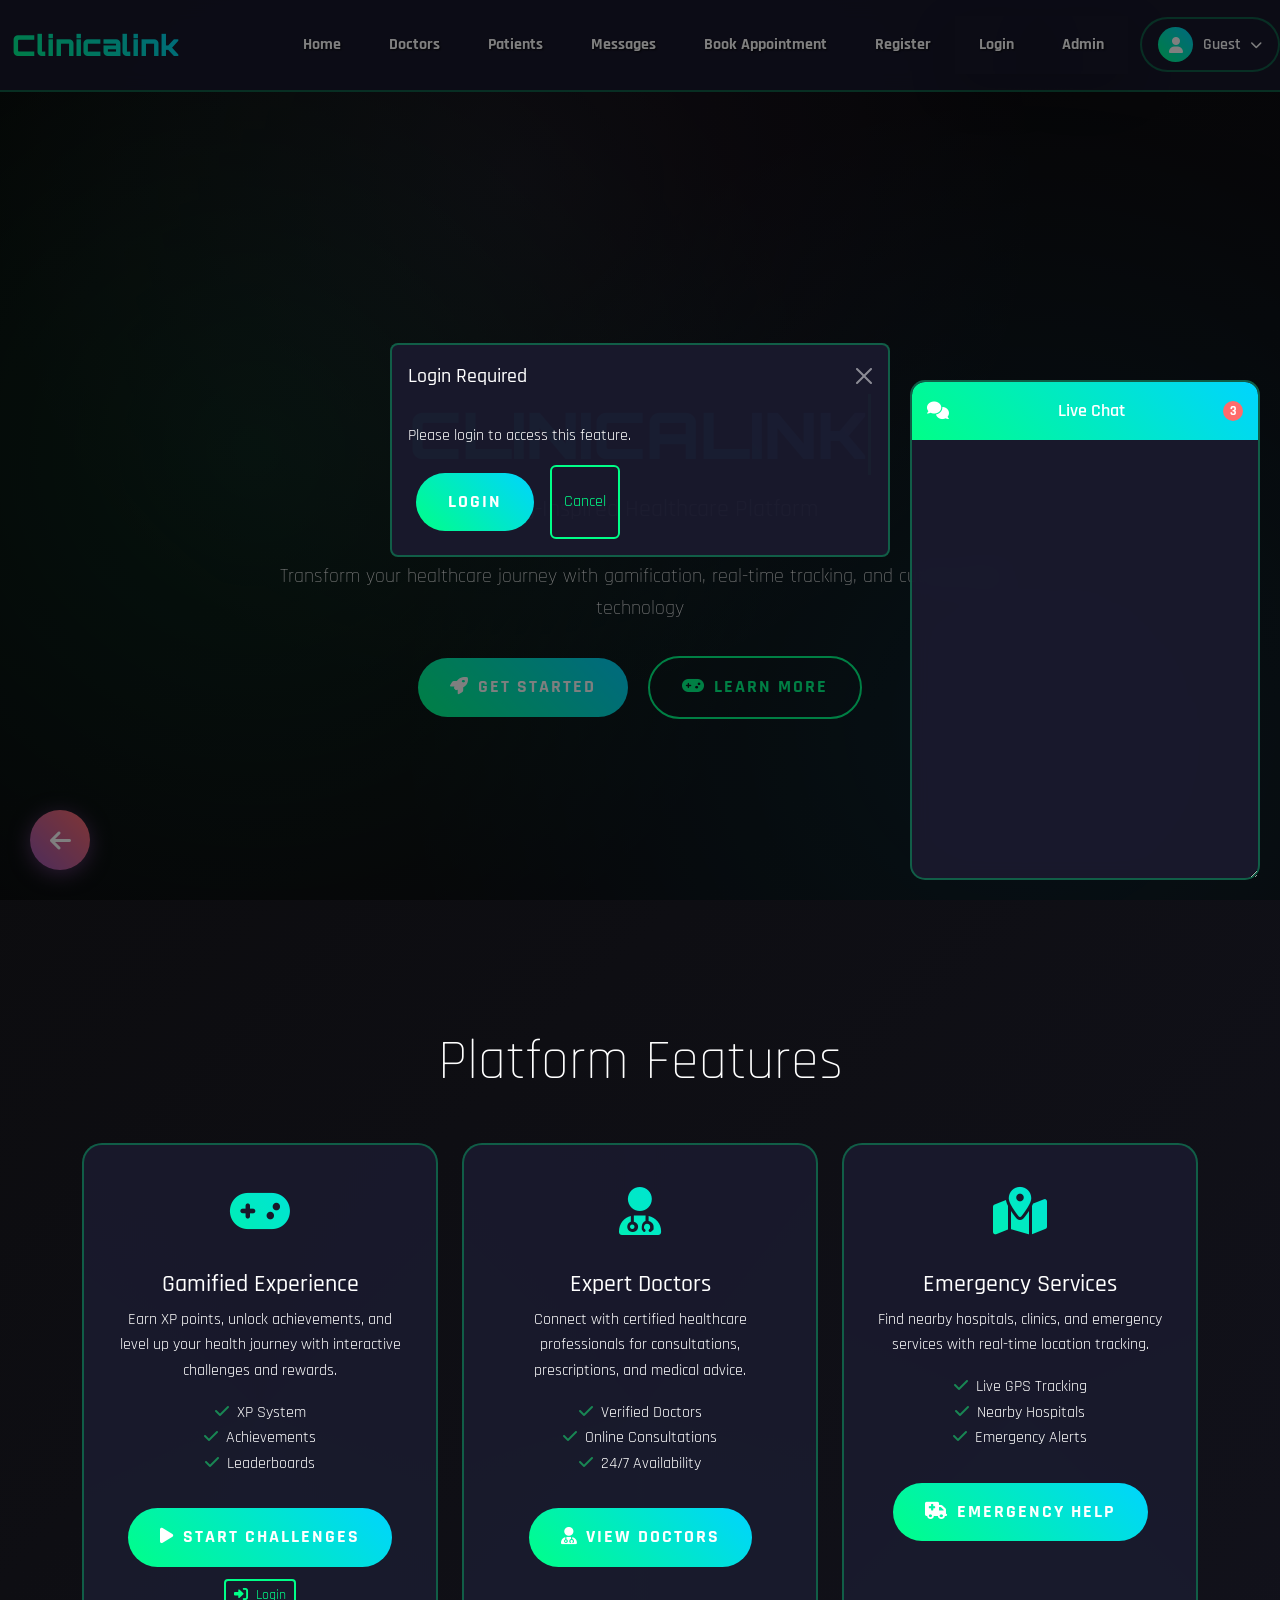
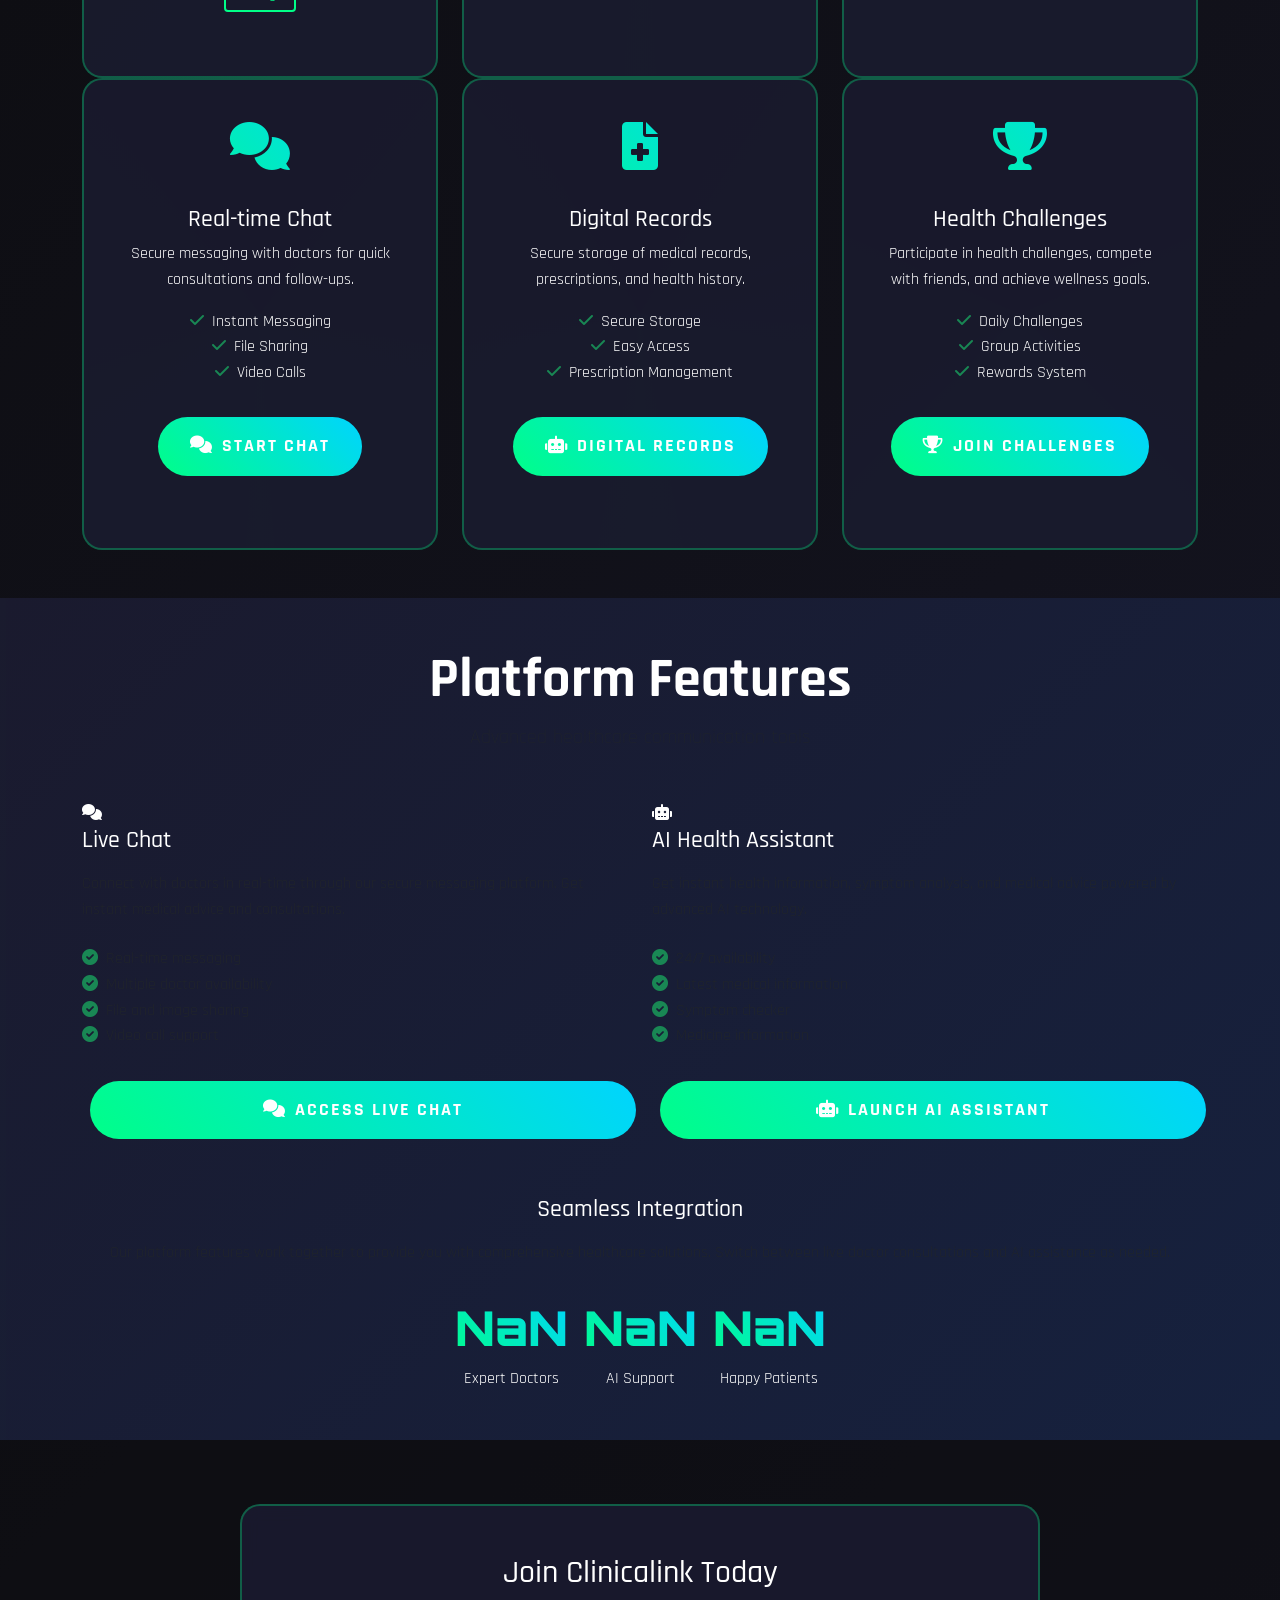
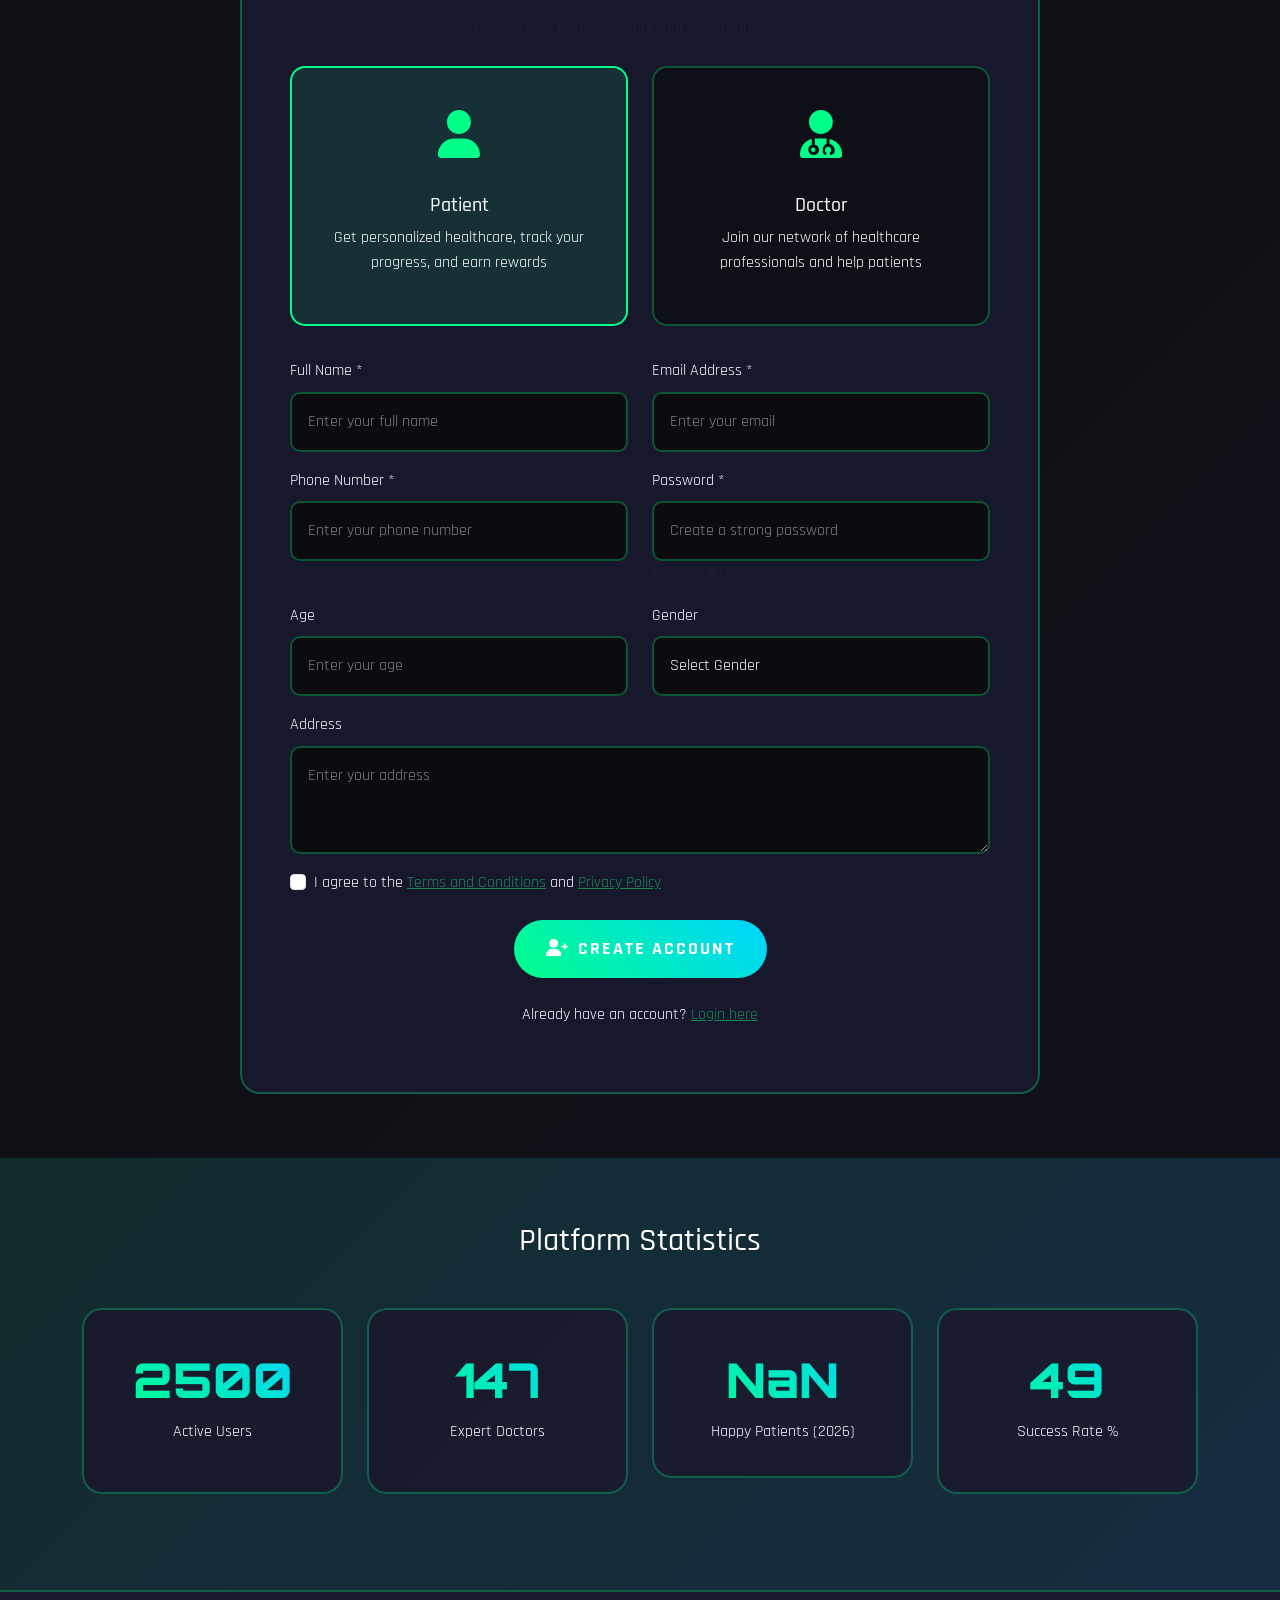
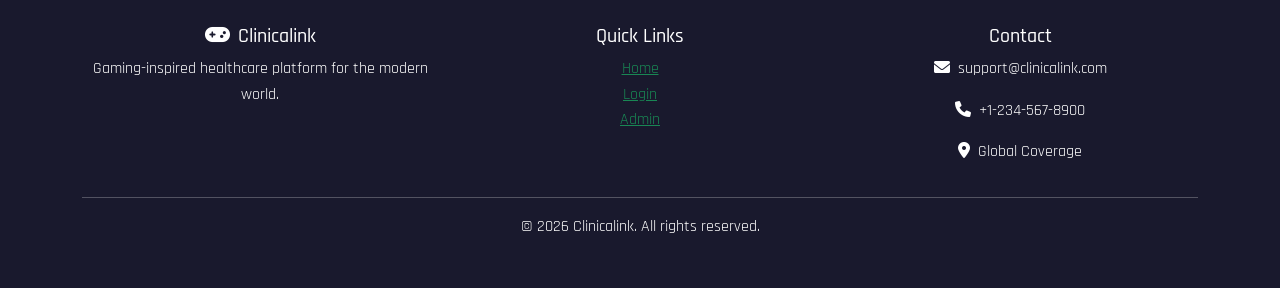
<file: index.html>
<!DOCTYPE html>
<html lang="en">
<head>
    <meta charset="UTF-8">
    <meta name="viewport" content="width=device-width, initial-scale=1.0">
    <title>Clinicalink - Gaming Healthcare Platform</title>
    
    <!-- Google Fonts -->
    <link href="https://fonts.googleapis.com/css2?family=Orbitron:wght@400;700;900&family=Rajdhani:wght@300;400;500;600;700&display=swap" rel="stylesheet">
    
    <!-- Bootstrap CSS -->
    <link href="https://cdn.jsdelivr.net/npm/bootstrap@5.3.0/dist/css/bootstrap.min.css" rel="stylesheet">
    <!-- Font Awesome -->
    <link href="https://cdnjs.cloudflare.com/ajax/libs/font-awesome/6.0.0/css/all.min.css" rel="stylesheet">
    
    <style>
        :root {
            --neon-green: #00ff88;
            --neon-blue: #00d4ff;
            --dark-bg: #0a0a0a;
            --card-bg: #1a1a2e;
            --text-primary: #ffffff;
            --text-secondary: #b0b0b0;
            --accent-purple: #9b59b6;
            --accent-orange: #ff6b6b;
        }

        * {
            margin: 0;
            padding: 0;
            box-sizing: border-box;
        }

        body {
            font-family: 'Rajdhani', sans-serif;
            background: linear-gradient(135deg, #0a0a0a 0%, #1a1a2e 100%);
            color: var(--text-primary);
            overflow-x: hidden;
            line-height: 1.6;
        }

        /* Animated Background */
        .animated-bg {
            position: fixed;
            top: 0;
            left: 0;
            width: 100%;
            height: 100%;
            z-index: -1;
            background: 
                radial-gradient(circle at 20% 50%, rgba(0, 255, 136, 0.1) 0%, transparent 50%),
                radial-gradient(circle at 80% 80%, rgba(0, 212, 255, 0.1) 0%, transparent 50%),
                radial-gradient(circle at 40% 20%, rgba(155, 89, 182, 0.1) 0%, transparent 50%);
            animation: backgroundPulse 10s ease-in-out infinite;
        }

        @keyframes backgroundPulse {
            0%, 100% { opacity: 0.8; }
            50% { opacity: 1; }
        }

        /* Navigation */
        .navbar {
            background: rgba(26, 26, 46, 0.95);
            backdrop-filter: blur(10px);
            border-bottom: 2px solid rgba(0, 255, 136, 0.3);
            padding: 1rem 0;
            position: fixed;
            width: 100%;
            top: 0;
            z-index: 1000;
            transition: all 0.3s ease;
        }

        body {
    font-family: 'Rajdhani', sans-serif;
    background: linear-gradient(135deg, #0a0a0a 0%, #1a1a2e 100%);
    color: var(--text-primary);
    overflow-x: hidden;
    line-height: 1.6;
    padding-top: 80px;
}

        .navbar-brand {
            font-family: 'Orbitron', monospace;
            font-size: 1.8rem;
            font-weight: 900;
            background: linear-gradient(45deg, var(--neon-green), var(--neon-blue));
            -webkit-background-clip: text;
            -webkit-text-fill-color: transparent;
            background-clip: text;
        }

        .nav-link {
            color: #ffffff !important;
            font-weight: 700;
            transition: all 0.3s ease;
            position: relative;
            text-decoration: none;
            text-shadow: 1px 1px 2px rgba(0, 0, 0, 0.8);
        }

        .nav-link:hover {
            color: var(--neon-green) !important;
            text-shadow: 0 0 10px rgba(0, 255, 136, 0.8);
            transform: translateY(-1px);
        }

        .nav-link::after {
            content: '';
            position: absolute;
            bottom: -5px;
            left: 0;
            width: 0;
            height: 2px;
            background: var(--neon-green);
            transition: width 0.3s ease;
        }

        .nav-link:hover::after {
            width: 100%;
        }

        /* Hero Section */
        .hero {
            min-height: 100vh;
            display: flex;
            align-items: center;
            justify-content: center;
            padding: 6rem 0 2rem;
            position: relative;
        }

        .hero-content {
            text-align: center;
            z-index: 2;
            max-width: 800px;
            margin: 0 auto;
        }

        .hero-title {
            font-family: 'Orbitron', monospace;
            font-size: 4rem;
            font-weight: 900;
            margin-bottom: 1rem;
            background: linear-gradient(45deg, var(--neon-green), var(--neon-blue), var(--accent-purple));
            -webkit-background-clip: text;
            -webkit-text-fill-color: transparent;
            background-clip: text;
            animation: titleGlow 2s ease-in-out infinite alternate;
        }

        @keyframes titleGlow {
            0% { filter: brightness(1); }
            100% { filter: brightness(1.2); }
        }

        .hero-subtitle {
            font-size: 1.5rem;
            color: var(--text-secondary);
            margin-bottom: 2rem;
        }

        .typing-text {
            border-right: 3px solid var(--neon-green);
            animation: blink 1s infinite;
        }

        @keyframes blink {
            0%, 50% { border-color: var(--neon-green); }
            51%, 100% { border-color: transparent; }
        }

        /* Buttons */
        .btn-gaming {
            background: linear-gradient(45deg, var(--neon-green), var(--neon-blue));
            border: none;
            color: white;
            padding: 1rem 2rem;
            font-size: 1.1rem;
            font-weight: 700;
            border-radius: 50px;
            text-transform: uppercase;
            letter-spacing: 2px;
            transition: all 0.3s ease;
            position: relative;
            overflow: hidden;
            margin: 0.5rem;
            text-decoration: none;
            display: inline-block;
            cursor: pointer;
        }

        .btn-gaming::before {
            content: '';
            position: absolute;
            top: 0;
            left: -100%;
            width: 100%;
            height: 100%;
            background: linear-gradient(90deg, transparent, rgba(255, 255, 255, 0.2), transparent);
            transition: left 0.5s ease;
        }

        .btn-gaming:hover::before {
            left: 100%;
        }

        .btn-gaming:hover {
            transform: translateY(-3px);
            box-shadow: 0 10px 30px rgba(0, 255, 136, 0.5);
            color: white;
            text-decoration: none;
        }

        .btn-outline-gaming {
            background: transparent;
            border: 2px solid var(--neon-green);
            color: var(--neon-green);
        }

        .btn-outline-gaming:hover {
            background: var(--neon-green);
            color: var(--dark-bg);
        }

        /* Feature Cards */
        .feature-card {
            background: rgba(26, 26, 46, 0.9);
            border: 2px solid rgba(0, 255, 136, 0.3);
            border-radius: 20px;
            padding: 2rem;
            text-align: center;
            transition: all 0.3s ease;
            height: 100%;
            position: relative;
            overflow: hidden;
            margin-bottom: 2rem;
        }

        .feature-card::before {
            content: '';
            position: absolute;
            top: -50%;
            left: -50%;
            width: 200%;
            height: 200%;
            background: conic-gradient(from 0deg, transparent, rgba(0, 255, 136, 0.1), transparent);
            animation: rotate 10s linear infinite;
            z-index: -1;
        }

        @keyframes rotate {
            0% { transform: rotate(0deg); }
            100% { transform: rotate(360deg); }
        }

        .feature-card:hover {
            transform: translateY(-10px);
            border-color: var(--neon-green);
            box-shadow: 0 20px 40px rgba(0, 255, 136, 0.3);
        }

        .feature-icon {
            font-size: 3rem;
            margin-bottom: 1rem;
            background: linear-gradient(45deg, var(--neon-green), var(--neon-blue));
            -webkit-background-clip: text;
            -webkit-text-fill-color: transparent;
            background-clip: text;
        }

        /* Registration Section */
        .registration-section {
            padding: 4rem 0;
            background: rgba(10, 10, 10, 0.5);
        }

        .registration-card {
            background: rgba(26, 26, 46, 0.95);
            border: 2px solid rgba(0, 255, 136, 0.3);
            border-radius: 20px;
            padding: 3rem;
            backdrop-filter: blur(10px);
            max-width: 800px;
            margin: 0 auto;
        }

        .form-control-gaming {
            background: rgba(10, 10, 10, 0.8);
            border: 2px solid rgba(0, 255, 136, 0.3);
            border-radius: 10px;
            color: var(--text-primary);
            padding: 1rem;
            font-size: 1rem;
            transition: all 0.3s ease;
            width: 100%;
        }

        .form-control-gaming:focus {
            border-color: var(--neon-green);
            box-shadow: 0 0 20px rgba(0, 255, 136, 0.5);
            background: rgba(10, 10, 10, 0.9);
            outline: none;
            color: var(--text-primary);
        }

        .form-control-gaming::placeholder {
            color: var(--text-secondary);
            opacity: 0.7;
        }

        /* User Type Selection */
        .user-type-selection {
            display: grid;
            grid-template-columns: 1fr 1fr;
            gap: 1.5rem;
            margin-bottom: 2rem;
        }

        .user-type-card {
            background: rgba(10, 10, 10, 0.6);
            border: 2px solid rgba(0, 255, 136, 0.3);
            border-radius: 15px;
            padding: 2rem;
            text-align: center;
            cursor: pointer;
            transition: all 0.3s ease;
            position: relative;
        }

        .user-type-card:hover {
            border-color: var(--neon-green);
            transform: translateY(-5px);
            box-shadow: 0 10px 30px rgba(0, 255, 136, 0.3);
        }

        .user-type-card.selected {
            border-color: var(--neon-green);
            background: rgba(0, 255, 136, 0.1);
        }

        .user-type-icon {
            font-size: 3rem;
            margin-bottom: 1rem;
            color: var(--neon-green);
        }

        /* Stats Section */
        .stats-section {
            padding: 4rem 0;
            background: linear-gradient(135deg, rgba(0, 255, 136, 0.1) 0%, rgba(0, 212, 255, 0.1) 100%);
        }

        .stat-card {
            text-align: center;
            padding: 2rem;
            background: rgba(26, 26, 46, 0.9);
            border: 2px solid rgba(0, 255, 136, 0.3);
            border-radius: 20px;
            margin-bottom: 2rem;
            transition: all 0.3s ease;
        }

        .stat-card:hover {
            transform: translateY(-5px);
            border-color: var(--neon-green);
            box-shadow: 0 20px 40px rgba(0, 255, 136, 0.3);
        }

        .stat-number {
            font-family: 'Orbitron', monospace;
            font-size: 3rem;
            font-weight: 900;
            background: linear-gradient(45deg, var(--neon-green), var(--neon-blue));
            -webkit-background-clip: text;
            -webkit-text-fill-color: transparent;
            background-clip: text;
        }

        /* Footer */
        footer {
            background: rgba(26, 26, 46, 0.95);
            border-top: 2px solid rgba(0, 255, 136, 0.3);
            padding: 2rem 0;
            text-align: center;
        }

        /* Back Button */
        .back-button {
            position: fixed;
            bottom: 30px;
            left: 30px;
            background: linear-gradient(45deg, var(--accent-purple), var(--accent-orange));
            border: none;
            border-radius: 50%;
            width: 60px;
            height: 60px;
            display: flex;
            align-items: center;
            justify-content: center;
            color: white;
            font-size: 1.5rem;
            cursor: pointer;
            transition: all 0.3s ease;
            z-index: 999;
            box-shadow: 0 4px 20px rgba(155, 89, 182, 0.5);
            text-decoration: none;
        }

        .back-button:hover {
            transform: scale(1.1);
            box-shadow: 0 6px 30px rgba(155, 89, 182, 0.7);
            color: white;
            text-decoration: none;
        }

        /* Loading Spinner */
        .loading-spinner {
            display: none;
            position: fixed;
            top: 50%;
            left: 50%;
            transform: translate(-50%, -50%);
            z-index: 9999;
        }

        .loading-spinner.active {
            display: block;
        }

        .spinner {
            width: 50px;
            height: 50px;
            border: 3px solid rgba(0, 255, 136, 0.3);
            border-top: 3px solid var(--neon-green);
            border-radius: 50%;
            animation: spin 1s linear infinite;
        }

        @keyframes spin {
            0% { transform: rotate(0deg); }
            100% { transform: rotate(360deg); }
        }

        /* Profile Dropdown Styles */
        .user-profile-section {
            position: relative;
            margin-left: auto;
        }

        .profile-btn {
            display: flex;
            align-items: center;
            gap: 10px;
            background: rgba(26, 26, 46, 0.9);
            border: 2px solid rgba(0, 255, 136, 0.3);
            border-radius: 50px;
            padding: 8px 16px;
            color: white;
            cursor: pointer;
            transition: all 0.3s ease;
            text-decoration: none;
            font-size: 1.1rem;
            font-weight: 600;
        }

        .profile-btn:hover {
            background: rgba(0, 255, 136, 0.1);
            border-color: var(--neon-green);
            transform: translateY(-2px);
            box-shadow: 0 5px 20px rgba(0, 255, 136, 0.3);
        }

        .profile-avatar {
            width: 35px;
            height: 35px;
            border-radius: 50%;
            background: linear-gradient(45deg, var(--neon-green), var(--neon-blue));
            display: flex;
            align-items: center;
            justify-content: center;
            font-size: 16px;
        }

        .profile-name {
            font-size: 1rem;
            font-weight: 600;
        }

        .profile-arrow {
            font-size: 12px;
            transition: transform 0.3s ease;
        }

        .profile-btn:hover .profile-arrow {
            transform: rotate(180deg);
        }

        .profile-dropdown-menu {
            position: absolute;
            top: 100%;
            right: 0;
            background: rgba(26, 26, 46, 0.95);
            border: 2px solid rgba(0, 255, 136, 0.3);
            border-radius: 15px;
            min-width: 280px;
            box-shadow: 0 10px 30px rgba(0, 0, 0, 0.5);
            backdrop-filter: blur(10px);
            z-index: 1000;
            opacity: 0;
            visibility: hidden;
            transform: translateY(-10px);
            transition: all 0.3s ease;
            margin-top: 10px;
        }

        .profile-dropdown-menu.show {
            opacity: 1;
            visibility: visible;
            transform: translateY(0);
        }

        .profile-dropdown-header {
            padding: 20px;
            border-bottom: 1px solid rgba(0, 255, 136, 0.2);
        }

        .profile-info {
            display: flex;
            align-items: center;
            gap: 15px;
        }

        .profile-avatar-large {
            width: 50px;
            height: 50px;
            border-radius: 50%;
            background: linear-gradient(45deg, var(--neon-green), var(--neon-blue));
            display: flex;
            align-items: center;
            justify-content: center;
            font-size: 20px;
        }

        .profile-name-large {
            font-size: 1.1rem;
            font-weight: 700;
            color: var(--neon-green);
        }

        .profile-email {
            font-size: 0.9rem;
            color: var(--text-secondary);
        }

        .profile-dropdown-body {
            padding: 10px 0;
        }

        .profile-dropdown-item {
            display: flex;
            align-items: center;
            gap: 12px;
            padding: 12px 20px;
            color: white;
            text-decoration: none;
            transition: all 0.3s ease;
            font-size: 0.95rem;
        }

        .profile-dropdown-item:hover {
            background: rgba(0, 255, 136, 0.1);
            color: var(--neon-green);
        }

        .profile-dropdown-item i {
            width: 20px;
            text-align: center;
        }

        .profile-dropdown-divider {
            height: 1px;
            background: rgba(0, 255, 136, 0.2);
            margin: 10px 0;
        }

        .logout-item {
            color: #ff6b6b;
        }

        .logout-item:hover {
            background: rgba(255, 107, 107, 0.1);
            color: #ff6b6b;
        }

        /* Responsive */
        @media (max-width: 768px) {
            .hero-title {
                font-size: 2.5rem;
            }
            
            .hero-subtitle {
                font-size: 1.2rem;
            }
            
            .feature-card {
                margin-bottom: 2rem;
            }

            .user-type-selection {
                grid-template-columns: 1fr;
            }

            .registration-card {
                padding: 2rem;
                margin: 0 1rem;
            }
        }
    </style>
</head>
<body>
    <!-- Animated Background -->
    <div class="animated-bg"></div>

    <!-- Navigation -->
    <nav class="navbar navbar-expand-lg navbar-dark">
        <div class="container">
            <a class="navbar-brand text-xl md:text-2xl font-bold" href="#home">
                Clinicalink
            </a>
            
            <button class="navbar-toggler" type="button" data-bs-toggle="collapse" data-bs-target="#navbarNav">
                <span class="navbar-toggler-icon"></span>
            </button>
            
            <div class="collapse navbar-collapse" id="navbarNav">
                <ul class="navbar-nav ms-auto">
                    <li class="nav-item">
                        <a class="nav-link text-xl md:text-2xl lg:text-3xl font-bold px-4 py-3" href="index.html">Home</a>
                    </li>
                    <li class="nav-item">
                        <a class="nav-link text-xl md:text-2xl lg:text-3xl font-bold px-4 py-3" href="doctors.html">Doctors</a>
                    </li>
                    <li class="nav-item">
                        <a class="nav-link text-xl md:text-2xl lg:text-3xl font-bold px-4 py-3" href="patients.html">Patients</a>
                    </li>
                    <li class="nav-item">
                        <a class="nav-link text-xl md:text-2xl lg:text-3xl font-bold px-4 py-3" href="messages.html">Messages</a>
                    </li>
                    <li class="nav-item">
                        <a class="nav-link text-xl md:text-2xl lg:text-3xl font-bold px-4 py-3" href="book-appointment.html">Book Appointment</a>
                    </li>
                    <li class="nav-item">
                        <a class="nav-link text-xl md:text-2xl lg:text-3xl font-bold px-4 py-3" href="register.html">Register</a>
                    </li>
                    <li class="nav-item">
                        <a class="nav-link text-xl md:text-2xl lg:text-3xl font-bold px-4 py-3 text-white bg-green-600 rounded-lg hover:bg-green-700 shadow-lg" href="login.html">Login</a>
                    </li>
                    <li class="nav-item">
                        <a class="nav-link text-xl md:text-2xl lg:text-3xl font-bold px-4 py-3 text-white bg-blue-600 rounded-lg hover:bg-blue-700 shadow-lg" href="admin.html">Admin</a>
                    </li>
                </ul>
            </div>
        </div>
        <div class="user-profile-section" id="userProfileSection">
            <div class="profile-dropdown">
                <button class="profile-btn" id="profileBtn" onclick="toggleProfileDropdown()">
                    <div class="profile-avatar">
                        <i class="fas fa-user"></i>
                    </div>
                    <span class="profile-name" id="profileName">Guest</span>
                    <i class="fas fa-chevron-down profile-arrow"></i>
                </button>
                <div class="profile-dropdown-menu" id="profileDropdown">
                    <div class="profile-dropdown-header">
                        <div class="profile-info">
                            <div class="profile-avatar-large">
                                <i class="fas fa-user"></i>
                            </div>
                            <div class="profile-details">
                                <div class="profile-name-large" id="profileNameLarge">Guest User</div>
                                <div class="profile-email" id="profileEmail">Not logged in</div>
                            </div>
                        </div>
                    </div>
                    <div class="profile-dropdown-body">
                        <a href="register.html" class="profile-dropdown-item">
                            <i class="fas fa-user-plus"></i>
                            <span>Register</span>
                        </a>
                        <a href="login.html" class="profile-dropdown-item">
                            <i class="fas fa-sign-in-alt"></i>
                            <span>Login</span>
                        </a>
                        <a href="admin.html" class="profile-dropdown-item">
                            <i class="fas fa-cog"></i>
                            <span>Admin Panel</span>
                        </a>
                        <div class="profile-dropdown-divider"></div>
                        <a href="#" class="profile-dropdown-item" onclick="showRegisteredRecords()">
                            <i class="fas fa-database"></i>
                            <span>My Records</span>
                        </a>
                        <a href="#" class="profile-dropdown-item" onclick="showAppointments()">
                            <i class="fas fa-calendar"></i>
                            <span>Appointments</span>
                        </a>
                        <div class="profile-dropdown-divider"></div>
                        <a href="#" class="profile-dropdown-item logout-item" onclick="logout()">
                            <i class="fas fa-sign-out-alt"></i>
                            <span>Logout</span>
                        </a>
                    </div>
                </div>
            </div>
        </div>
    </nav>

    <!-- Hero Section -->
    <section class="hero" id="home">
        <div class="container">
            <div class="hero-content">
                <h1 class="hero-title">
                    <span class="typing-text">CLINICALINK</span>
                </h1>
                <p class="hero-subtitle">Gaming-Inspired Healthcare Platform</p>
                <p class="lead mb-4">Transform your healthcare journey with gamification, real-time tracking, and cutting-edge technology</p>
                
                <div class="hero-buttons">
                    <a href="register.html" class="btn btn-gaming">
                        <i class="fas fa-rocket me-2"></i>Get Started
                    </a>
                    <a href="#features" class="btn btn-gaming btn-outline-gaming">
                        <i class="fas fa-gamepad me-2"></i>Learn More
                    </a>
                </div>
            </div>
        </div>
    </section>

    <!-- Features Section -->
    <section class="py-5" id="features">
        <div class="container">
            <h2 class="text-center mb-5 display-4">Platform Features</h2>
            <div class="row">
                <div class="col-md-4">
                    <div class="feature-card">
                        <div class="feature-icon">
                            <i class="fas fa-gamepad"></i>
                        </div>
                        <h4>Gamified Experience</h4>
                        <p>Earn XP points, unlock achievements, and level up your health journey with interactive challenges and rewards.</p>
                        <ul class="list-unstyled">
                            <li><i class="fas fa-check text-success me-2"></i>XP System</li>
                            <li><i class="fas fa-check text-success me-2"></i>Achievements</li>
                            <li><i class="fas fa-check text-success me-2"></i>Leaderboards</li>
                        </ul>
                        <button class="btn btn-gaming btn-sm mt-3" onclick="window.location.href='register.html'">
                            <i class="fas fa-play me-2"></i>Start Challenges
                        </button>
                        <button class="btn btn-outline-gaming btn-sm mt-1" onclick="window.location.href='login.html'">
                            <i class="fas fa-sign-in-alt me-2"></i>Login
                        </button>
                    </div>
                </div>
                
                <div class="col-md-4">
                    <div class="feature-card">
                        <div class="feature-icon">
                            <i class="fas fa-user-md"></i>
                        </div>
                        <h4>Expert Doctors</h4>
                        <p>Connect with certified healthcare professionals for consultations, prescriptions, and medical advice.</p>
                        <ul class="list-unstyled">
                            <li><i class="fas fa-check text-success me-2"></i>Verified Doctors</li>
                            <li><i class="fas fa-check text-success me-2"></i>Online Consultations</li>
                            <li><i class="fas fa-check text-success me-2"></i>24/7 Availability</li>
                        </ul>
                        <button class="btn btn-gaming btn-sm mt-3" onclick="window.location.href='doctors.html'">
                            <i class="fas fa-user-md me-2"></i>View Doctors
                        </button>
                    </div>
                </div>
                
                <div class="col-md-4">
                    <div class="feature-card">
                        <div class="feature-icon">
                            <i class="fas fa-map-marked-alt"></i>
                        </div>
                        <h4>Emergency Services</h4>
                        <p>Find nearby hospitals, clinics, and emergency services with real-time location tracking.</p>
                        <ul class="list-unstyled">
                            <li><i class="fas fa-check text-success me-2"></i>Live GPS Tracking</li>
                            <li><i class="fas fa-check text-success me-2"></i>Nearby Hospitals</li>
                            <li><i class="fas fa-check text-success me-2"></i>Emergency Alerts</li>
                        </ul>
                        <button class="btn btn-gaming btn-sm mt-3" onclick="window.location.href='book-appointment.html'">
                            <i class="fas fa-ambulance me-2"></i>Emergency Help
                        </button>
                    </div>
                </div>
            </div>
            
            <div class="row">
                <div class="col-md-4">
                    <div class="feature-card">
                        <div class="feature-icon">
                            <i class="fas fa-comments"></i>
                        </div>
                        <h4>Real-time Chat</h4>
                        <p>Secure messaging with doctors for quick consultations and follow-ups.</p>
                        <ul class="list-unstyled">
                            <li><i class="fas fa-check text-success me-2"></i>Instant Messaging</li>
                            <li><i class="fas fa-check text-success me-2"></i>File Sharing</li>
                            <li><i class="fas fa-check text-success me-2"></i>Video Calls</li>
                        </ul>
                        <button class="btn btn-gaming btn-sm mt-3" onclick="window.location.href='messages.html'">
                            <i class="fas fa-comments me-2"></i>Start Chat
                        </button>
                    </div>
                </div>
                
                <div class="col-md-4">
                    <div class="feature-card">
                        <div class="feature-icon">
                            <i class="fas fa-file-medical"></i>
                        </div>
                        <h4>Digital Records</h4>
                        <p>Secure storage of medical records, prescriptions, and health history.</p>
                        <ul class="list-unstyled">
                            <li><i class="fas fa-check text-success me-2"></i>Secure Storage</li>
                            <li><i class="fas fa-check text-success me-2"></i>Easy Access</li>
                            <li><i class="fas fa-check text-success me-2"></i>Prescription Management</li>
                        </ul>
                        <button class="btn btn-gaming btn-sm mt-3" onclick="window.location.href='patient-profile.html'">
                            <i class="fas fa-robot me-2"></i>Digital Records
                        </button>
                    </div>
                </div>
                
                <div class="col-md-4">
                    <div class="feature-card">
                        <div class="feature-icon">
                            <i class="fas fa-trophy"></i>
                        </div>
                        <h4>Health Challenges</h4>
                        <p>Participate in health challenges, compete with friends, and achieve wellness goals.</p>
                        <ul class="list-unstyled">
                            <li><i class="fas fa-check text-success me-2"></i>Daily Challenges</li>
                            <li><i class="fas fa-check text-success me-2"></i>Group Activities</li>
                            <li><i class="fas fa-check text-success me-2"></i>Rewards System</li>
                        </ul>
                        <button class="btn btn-gaming btn-sm mt-3" onclick="window.location.href='register.html'">
                            <i class="fas fa-trophy me-2"></i>Join Challenges
                        </button>
                    </div>
                </div>
            </div>
        </div>
    </section>

    <!-- Platform Features Section -->
    <section class="platform-features-section py-5" id="platform-features">
        <div class="container">
            <div class="text-center mb-5">
                <h2 class="display-4 fw-bold text-white">Platform Features</h2>
                <p class="lead text-muted">Advanced healthcare communication tools</p>
            </div>
            
            <div class="row g-4">
                <!-- Live Chat Feature -->
                <div class="col-md-6">
                    <div class="platform-feature-card">
                        <div class="platform-feature-icon">
                            <i class="fas fa-comments"></i>
                        </div>
                        <h4 class="text-white mb-3">Live Chat</h4>
                        <p class="text-muted mb-4">Connect with doctors in real-time through our secure messaging platform. Get instant medical advice and consultations.</p>
                        
                        <ul class="list-unstyled text-muted mb-4">
                            <li><i class="fas fa-check-circle text-success me-2"></i>Real-time messaging</li>
                            <li><i class="fas fa-check-circle text-success me-2"></i>Multiple doctor availability</li>
                            <li><i class="fas fa-check-circle text-success me-2"></i>File and image sharing</li>
                            <li><i class="fas fa-check-circle text-success me-2"></i>Video call support</li>
                        </ul>
                        
                        <button class="btn btn-gaming btn-lg w-100" onclick="window.location.href='messages.html'">
                            <i class="fas fa-comments me-2"></i>Access Live Chat
                        </button>
                    </div>
                </div>
                
                <!-- AI Assistant Feature -->
                <div class="col-md-6">
                    <div class="platform-feature-card">
                        <div class="platform-feature-icon">
                            <i class="fas fa-robot"></i>
                        </div>
                        <h4 class="text-white mb-3">AI Health Assistant</h4>
                        <p class="text-muted mb-4">Get instant health information, symptom analysis, and medical advice powered by advanced AI technology.</p>
                        
                        <ul class="list-unstyled text-muted mb-4">
                            <li><i class="fas fa-check-circle text-success me-2"></i>24/7 availability</li>
                            <li><i class="fas fa-check-circle text-success me-2"></i>Latest medical information</li>
                            <li><i class="fas fa-check-circle text-success me-2"></i>Symptom checker</li>
                            <li><i class="fas fa-check-circle text-success me-2"></i>Medicine information</li>
                        </ul>
                        
                        <button class="btn btn-gaming btn-lg w-100" onclick="window.location.href='patient-profile.html'">
                            <i class="fas fa-robot me-2"></i>Launch AI Assistant
                        </button>
                    </div>
                </div>
            </div>
            
            <!-- Additional Platform Info -->
            <div class="row mt-5">
                <div class="col-12">
                    <div class="platform-info-card text-center">
                        <h4 class="text-white mb-3">Seamless Integration</h4>
                        <p class="text-muted mb-4">Our platform features work together to provide you with comprehensive healthcare solutions. Switch between live doctor consultations and AI assistance as needed.</p>
                        <div class="d-flex justify-content-center gap-3">
                            <div class="platform-stat">
                                <div class="stat-number">500+</div>
                                <div class="stat-label">Expert Doctors</div>
                            </div>
                            <div class="platform-stat">
                                <div class="stat-number">24/7</div>
                                <div class="stat-label">AI Support</div>
                            </div>
                            <div class="platform-stat">
                                <div class="stat-number">50K+</div>
                                <div class="stat-label">Happy Patients</div>
                            </div>
                        </div>
                    </div>
                </div>
            </div>
        </div>
    </section>

    <!-- Registration Section -->
    <section class="registration-section" id="registration">
        <div class="container">
            <div class="registration-card">
                <h2 class="text-center mb-4">Join Clinicalink Today</h2>
                <p class="text-center text-muted mb-4">Choose your path and start your healthcare journey</p>
                
                <!-- User Type Selection -->
                <div class="user-type-selection">
                    <div class="user-type-card selected" onclick="selectUserType('patient', this)">
                        <div class="user-type-icon">
                            <i class="fas fa-user"></i>
                        </div>
                        <h5>Patient</h5>
                        <p>Get personalized healthcare, track your progress, and earn rewards</p>
                    </div>
                    <div class="user-type-card" onclick="selectUserType('doctor', this)">
                        <div class="user-type-icon">
                            <i class="fas fa-user-md"></i>
                        </div>
                        <h5>Doctor</h5>
                        <p>Join our network of healthcare professionals and help patients</p>
                    </div>
                </div>
                
                <!-- Registration Form -->
                <form id="registrationForm">
                    <input type="hidden" id="userType" name="userType" value="patient">
                    
                    <div class="row">
                        <div class="col-md-6 mb-3">
                            <label class="form-label">Full Name *</label>
                            <input type="text" class="form-control form-control-gaming" name="name" required placeholder="Enter your full name">
                        </div>
                        <div class="col-md-6 mb-3">
                            <label class="form-label">Email Address *</label>
                            <input type="email" class="form-control form-control-gaming" name="email" required placeholder="Enter your email">
                        </div>
                    </div>
                    
                    <div class="row">
                        <div class="col-md-6 mb-3">
                            <label class="form-label">Phone Number *</label>
                            <input type="tel" class="form-control form-control-gaming" name="phone" required placeholder="Enter your phone number">
                        </div>
                        <div class="col-md-6 mb-3">
                            <label class="form-label">Password *</label>
                            <input type="password" class="form-control form-control-gaming" name="password" required minlength="8" placeholder="Create a strong password">
                            <small class="text-muted">Minimum 8 characters</small>
                        </div>
                    </div>
                    
                    <!-- Patient Specific Fields -->
                    <div id="patientFields">
                        <div class="row">
                            <div class="col-md-6 mb-3">
                                <label class="form-label">Age</label>
                                <input type="number" class="form-control form-control-gaming" name="age" min="1" max="120" placeholder="Enter your age">
                            </div>
                            <div class="col-md-6 mb-3">
                                <label class="form-label">Gender</label>
                                <select class="form-control form-control-gaming" name="gender">
                                    <option value="">Select Gender</option>
                                    <option value="male">Male</option>
                                    <option value="female">Female</option>
                                    <option value="other">Other</option>
                                </select>
                            </div>
                        </div>
                        <div class="mb-3">
                            <label class="form-label">Address</label>
                            <textarea class="form-control form-control-gaming" name="address" rows="3" placeholder="Enter your address"></textarea>
                        </div>
                    </div>
                    
                    <!-- Doctor Specific Fields -->
                    <div id="doctorFields" style="display: none;">
                        <div class="row">
                            <div class="col-md-6 mb-3">
                                <label class="form-label">Specialization</label>
                                <select class="form-control form-control-gaming" name="specialization">
                                    <option value="">Select Specialization</option>
                                    <option value="general">General Medicine</option>
                                    <option value="cardiology">Cardiology</option>
                                    <option value="neurology">Neurology</option>
                                    <option value="pediatrics">Pediatrics</option>
                                    <option value="orthopedics">Orthopedics</option>
                                    <option value="dermatology">Dermatology</option>
                                    <option value="psychiatry">Psychiatry</option>
                                </select>
                            </div>
                            <div class="col-md-6 mb-3">
                                <label class="form-label">Experience (Years)</label>
                                <input type="number" class="form-control form-control-gaming" name="experience" min="0" placeholder="Years of experience">
                            </div>
                        </div>
                        <div class="row">
                            <div class="col-md-6 mb-3">
                                <label class="form-label">Medical Degree</label>
                                <input type="text" class="form-control form-control-gaming" name="qualification" placeholder="e.g., MBBS, MD">
                            </div>
                            <div class="col-md-6 mb-3">
                                <label class="form-label">License Number</label>
                                <input type="text" class="form-control form-control-gaming" name="license" placeholder="Medical license number">
                            </div>
                        </div>
                    </div>
                    
                    <div class="mb-3">
                        <div class="form-check">
                            <input class="form-check-input" type="checkbox" id="terms" required>
                            <label class="form-check-label" for="terms">
                                I agree to the <a href="#" class="text-success">Terms and Conditions</a> and <a href="#" class="text-success">Privacy Policy</a>
                            </label>
                        </div>
                    </div>
                    
                    <div class="text-center">
                        <button type="submit" class="btn btn-gaming btn-lg">
                            <i class="fas fa-user-plus me-2"></i>Create Account
                        </button>
                    </div>
                </form>
                
                <div class="text-center mt-3">
                    <p>Already have an account? <a href="login.html" class="text-success">Login here</a></p>
                </div>
            </div>
        </div>
    </section>

    <!-- Stats Section -->
    <section class="stats-section">
        <div class="container">
            <h2 class="text-center mb-5">Platform Statistics</h2>
            <div class="row">
                <div class="col-md-3">
                    <div class="stat-card">
                        <div class="stat-number" data-target="10000">0</div>
                        <p>Active Users</p>
                    </div>
                </div>
                <div class="col-md-3">
                    <div class="stat-card">
                        <div class="stat-number" data-target="500">0</div>
                        <p>Expert Doctors</p>
                    </div>
                </div>
                <div class="col-md-3">
                    <div class="stat-card">
                        <div class="stat-number" data-count="2500">0</div>
                        <div class="stat-label">Happy Patients (2026)</div>
                    </div>
                </div>
                <div class="col-md-3">
                    <div class="stat-card">
                        <div class="stat-number" data-target="98">0</div>
                        <p>Success Rate %</p>
                    </div>
                </div>
            </div>
        </div>
    </section>

    <!-- Footer -->
    <footer>
        <div class="container">
            <div class="row">
                <div class="col-md-4">
                    <h5><i class="fas fa-gamepad me-2"></i>Clinicalink</h5>
                    <p>Gaming-inspired healthcare platform for the modern world.</p>
                </div>
                <div class="col-md-4">
                    <h5>Quick Links</h5>
                    <ul class="list-unstyled">
                        <li><a href="index.html" class="text-success">Home</a></li>
                        <li><a href="login.html" class="text-success">Login</a></li>
                        <li><a href="admin.html" class="text-success">Admin</a></li>
                    </ul>
                </div>
                <div class="col-md-4">
                    <h5>Contact</h5>
                    <p><i class="fas fa-envelope me-2"></i>support@clinicalink.com</p>
                    <p><i class="fas fa-phone me-2"></i>+1-234-567-8900</p>
                    <p><i class="fas fa-map-marker-alt me-2"></i>Global Coverage</p>
                </div>
            </div>
            <hr class="bg-success">
            <div class="text-center">
                <p>&copy; 2026 Clinicalink. All rights reserved.</p>
            </div>
        </div>
    </footer>

    <!-- Back Button -->
    <a href="javascript:history.back()" class="back-button" title="Go Back">
        <i class="fas fa-arrow-left"></i>
    </a>

    <!-- Loading Spinner -->
    <div class="loading-spinner" id="loadingSpinner">
        <div class="spinner"></div>
    </div>

    <!-- Bootstrap JS -->
    <script src="https://cdn.jsdelivr.net/npm/bootstrap@5.3.0/dist/js/bootstrap.bundle.min.js"></script>
    
    <script>
        // Smooth scroll to section
        function scrollToSection(sectionId) {
            const element = document.getElementById(sectionId);
            if (element) {
                element.scrollIntoView({ behavior: 'smooth' });
            }
        }

        // User type selection
        function selectUserType(type, card) {
            // Remove selected class from all cards
            document.querySelectorAll('.user-type-card').forEach(c => {
                c.classList.remove('selected');
            });
            
            // Add selected class to clicked card
            card.classList.add('selected');
            
            // Update hidden input
            document.getElementById('userType').value = type;
            
            // Show/hide relevant fields
            const patientFields = document.getElementById('patientFields');
            const doctorFields = document.getElementById('doctorFields');
            
            if (type === 'patient') {
                patientFields.style.display = 'block';
                doctorFields.style.display = 'none';
            } else {
                patientFields.style.display = 'none';
                doctorFields.style.display = 'block';
            }
        }

        // Registration form submission
        document.getElementById('registrationForm').addEventListener('submit', function(e) {
            e.preventDefault();
            
            // Show loading
            document.getElementById('loadingSpinner').classList.add('active');
            
            // Simulate API call
            setTimeout(() => {
                document.getElementById('loadingSpinner').classList.remove('active');
                
                // Show success message
                alert('Registration successful! Please login to continue.');
                window.location.href = 'login.html';
            }, 2000);
        });

        // Animated counter for stats
        function animateCounter() {
            const counters = document.querySelectorAll('.stat-number');
            const speed = 200;

            counters.forEach(counter => {
                const target = parseInt(counter.getAttribute('data-target'));
                const increment = target / speed;

                const updateCounter = () => {
                    const current = parseInt(counter.innerText);
                    
                    if (current < target) {
                        counter.innerText = Math.ceil(current + increment);
                        setTimeout(updateCounter, 10);
                    } else {
                        counter.innerText = target.toLocaleString();
                    }
                };

                updateCounter();
            });
        }

        // Initialize animations when page loads
        document.addEventListener('DOMContentLoaded', function() {
            // Start counter animation when stats section is visible
            const observer = new IntersectionObserver((entries) => {
                entries.forEach(entry => {
                    if (entry.isIntersecting) {
                        animateCounter();
                        observer.unobserve(entry.target);
                    }
                });
            });

            const statsSection = document.querySelector('.stats-section');
            if (statsSection) {
                observer.observe(statsSection);
            }

            // Add parallax effect to hero section
            window.addEventListener('scroll', () => {
                const scrolled = window.pageYOffset;
                const hero = document.querySelector('.hero');
                if (hero) {
                    hero.style.transform = `translateY(${scrolled * 0.5}px)`;
                }
            });
        });
    </script>

    <!-- Login Message Display -->
    <div id="loginMessage" class="login-message" style="display: none;">
        <div class="login-message-content">
            <i class="fas fa-lock me-2"></i>
            <span>FOR ACCESSING THIS INFORMATION OR SEEING YOUR RECORDS YOU HAVE TO LOGIN AS A PATIENT/DOCTOR</span>
            <button class="btn btn-gaming btn-sm ms-3" onclick="window.location.href='login.html'">
                <i class="fas fa-sign-in-alt me-2"></i>Login Now
            </button>
            <button class="btn btn-outline-gaming btn-sm ms-2" onclick="hideLoginMessage()">
                <i class="fas fa-times me-2"></i>Close
            </button>
        </div>
    </div>

    <!-- Live Chat Widget -->
    <div id="chatWidget" class="chat-widget">
        <div class="chat-header" onclick="toggleChat()">
            <i class="fas fa-comments"></i>
            <span>Live Chat</span>
            <span class="chat-badge" id="chatBadge">3</span>
        </div>
        <div class="chat-body" id="chatBody">
            <div class="chat-messages" id="chatMessages">
                <div class="message doctor-message">
                    <div class="message-avatar">Dr. Smith</div>
                    <div class="message-content">Hello! How can I help you today?</div>
                    <div class="message-time">10:30 AM</div>
                </div>
                <div class="message user-message">
                    <div class="message-content">I need to book an appointment</div>
                    <div class="message-time">10:32 AM</div>
                </div>
                <div class="message doctor-message">
                    <div class="message-avatar">Dr. Johnson</div>
                    <div class="message-content">Sure! I can help you with that. What type of appointment do you need?</div>
                    <div class="message-time">10:33 AM</div>
                </div>
            </div>
            <div class="chat-input">
                <input type="text" id="messageInput" placeholder="Type your message..." onkeypress="handleMessageKeyPress(event)">
                <button onclick="sendMessage()"><i class="fas fa-paper-plane"></i></button>
            </div>
        </div>
    </div>

    <style>
        /* Live Chat Widget Styles */
        .chat-widget {
            position: fixed;
            bottom: 20px;
            right: 20px;
            width: 350px;
            height: 500px;
            background: rgba(26, 26, 46, 0.95);
            backdrop-filter: blur(10px);
            border: 2px solid rgba(0, 255, 136, 0.3);
            border-radius: 15px;
            z-index: 9999;
            font-family: 'Rajdhani', sans-serif;
            transition: all 0.3s ease;
            resize: both;
            overflow: auto;
            min-width: 300px;
            min-height: 400px;
            max-width: 600px;
            max-height: 700px;
        }

        .chat-widget.dragging {
            opacity: 0.9;
            cursor: move;
        }

        .chat-header {
            background: linear-gradient(45deg, var(--neon-green), var(--neon-blue));
            color: white;
            padding: 15px;
            border-radius: 13px 13px 0 0;
            cursor: pointer;
            display: flex;
            align-items: center;
            justify-content: space-between;
            font-weight: 600;
            font-size: 1.1rem;
        }

        .chat-header i {
            margin-right: 10px;
        }

        .chat-badge {
            background: #ff6b6b;
            color: white;
            border-radius: 50%;
            width: 20px;
            height: 20px;
            display: flex;
            align-items: center;
            justify-content: center;
            font-size: 0.8rem;
            font-weight: 700;
        }

        .chat-body {
            height: calc(100% - 60px);
            display: none;
            flex-direction: column;
        }

        .chat-body.active {
            display: flex;
        }

        .chat-messages {
            flex: 1;
            padding: 15px;
            overflow-y: auto;
            display: flex;
            flex-direction: column;
            gap: 10px;
        }

        .message {
            max-width: 80%;
            padding: 10px 15px;
            border-radius: 15px;
            position: relative;
        }

        .doctor-message {
            align-self: flex-start;
            background: rgba(0, 255, 136, 0.1);
            border: 1px solid rgba(0, 255, 136, 0.3);
        }

        .user-message {
            align-self: flex-end;
            background: rgba(0, 212, 255, 0.1);
            border: 1px solid rgba(0, 212, 255, 0.3);
        }

        .message-avatar {
            font-size: 0.8rem;
            font-weight: 600;
            color: var(--neon-green);
            margin-bottom: 5px;
        }

        .message-content {
            color: var(--text-primary);
            line-height: 1.4;
        }

        .mes.stat-label {
            font-size: 0.9rem;
            color: var(--text-secondary);
            font-weight: 500;
        }

        .message-time {
            font-size: 0.7rem;
            color: var(--text-secondary);
            margin-top: 5px;
        }

        .chat-input {
            padding: 15px;
            border-top: 1px solid rgba(0, 255, 136, 0.3);
            display: flex;
            gap: 10px;
        }

        .chat-input input {
            flex: 1;
            background: rgba(10, 10, 10, 0.5);
            border: 1px solid rgba(0, 255, 136, 0.3);
            border-radius: 25px;
            padding: 10px 15px;
            color: var(--text-primary);
            font-size: 0.9rem;
            outline: none;
        }

        .chat-input input:focus {
            border-color: var(--neon-green);
            box-shadow: 0 0 10px rgba(0, 255, 136, 0.3);
        }

        .chat-input button {
            background: linear-gradient(45deg, var(--neon-green), var(--neon-blue));
            border: none;
            border-radius: 50%;
            width: 40px;
            height: 40px;
            color: white;
            cursor: pointer;
            transition: all 0.3s ease;
        }

        .chat-input button:hover {
            transform: scale(1.1);
            box-shadow: 0 0 15px rgba(0, 255, 136, 0.5);
        }

        /* Chat widget minimized state */
        .login-message.minimized {
            height: 60px;
        }

        /* Platform Features Section Styles */
        .platform-features-section {
            background: linear-gradient(135deg, #1a1a2e 0%, #16213e 100%);
            position: relative;
            overflow: hidden;
        }

        .platform-features-section::before {
            content: '';
            position: absolute;
            top: 0;
            left: 0;
            right: 0;
            bottom: 0;
            background: url('data:image/svg+xml,<svg xmlns="http://www.w3.org/2000/svg" viewBox="0 0 100 100"><defs><pattern id="grid" width="10" height="10" patternUnits="userSpaceOnUse"><path d="M 10 0 L 0 0 0 10" fill="none" stroke="rgba(0,255,136,0.1)" stroke-width="0.5"/></pattern></defs><rect width="100" height="100" fill="url(%23grid)"/></svg>');
            opacity: 0.3;
            width: 6px;
        }

        .chat-messages::-webkit-scrollbar-track {
            background: rgba(10, 10, 10, 0.3);
            border-radius: 3px;
        }

        .chat-messages::-webkit-scrollbar-thumb {
            background: var(--neon-green);
            border-radius: 3px;
        }

        /* Login Message Styles */
        .login-message {
            position: fixed;
            top: 100px;
            right: 20px;
            width: 400px;
            background: rgba(26, 26, 46, 0.95);
            backdrop-filter: blur(10px);
            border: 2px solid rgba(0, 255, 136, 0.3);
            border-radius: 15px;
            z-index: 9998;
            font-family: 'Rajdhani', sans-serif;
            animation: slideIn 0.3s ease-out;
        }

        .login-message-content {
            padding: 20px;
            display: flex;
            align-items: center;
            color: var(--text-primary);
            font-weight: 600;
            font-size: 0.9rem;
            flex-wrap: wrap;
        }

        .login-message-content i {
            color: var(--neon-green);
            font-size: 1.2rem;
        }

        @keyframes slideIn {
            from {
                transform: translateX(100%);
                opacity: 0;
            }
            to {
                transform: translateX(0);
                opacity: 1;
            }
        }

        /* Responsive for login message */
        @media (max-width: 768px) {
            .login-message {
                width: 90%;
                right: 5%;
                top: 80px;
            }
            
            .login-message-content {
                flex-direction: column;
                text-align: center;
                gap: 10px;
            }
        }
    </style>

    <script>
        // Profile dropdown functionality
        function toggleProfileDropdown() {
            const dropdown = document.getElementById('profileDropdown');
            dropdown.classList.toggle('show');
            
            // Close dropdown when clicking outside
            document.addEventListener('click', function closeDropdown(e) {
                if (!e.target.closest('.profile-dropdown')) {
                    dropdown.classList.remove('show');
                    document.removeEventListener('click', closeDropdown);
                }
            });
        }

        // Load user profile information
        function loadUserProfile() {
            const currentUser = JSON.parse(localStorage.getItem('currentUser') || 'null');
            const profileName = document.getElementById('profileName');
            const profileNameLarge = document.getElementById('profileNameLarge');
            const profileEmail = document.getElementById('profileEmail');
            
            if (currentUser) {
                profileName.textContent = currentUser.fullName || currentUser.name || 'User';
                profileNameLarge.textContent = currentUser.fullName || currentUser.name || 'User';
                profileEmail.textContent = currentUser.email || 'No email';
            } else {
                profileName.textContent = 'Guest';
                profileNameLarge.textContent = 'Guest User';
                profileEmail.textContent = 'Not logged in';
            }
        }

        // Show registered records
        function showRegisteredRecords() {
            const doctors = JSON.parse(localStorage.getItem('doctors') || '[]');
            const patients = JSON.parse(localStorage.getItem('patients') || '[]');
            
            let message = `Registered Records:\n`;
            message += `📋 Doctors: ${doctors.length}\n`;
            message += `👥 Patients: ${patients.length}\n\n`;
            
            if (doctors.length > 0) {
                message += `Recent Doctors:\n`;
                doctors.slice(0, 3).forEach(doctor => {
                    message += `• Dr. ${doctor.fullName || doctor.name} - ${doctor.specialization}\n`;
                });
            }
            
            if (patients.length > 0) {
                message += `\nRecent Patients:\n`;
                patients.slice(0, 3).forEach(patient => {
                    message += `• ${patient.fullName || patient.name} - ${patient.age || 'Age unknown'}\n`;
                });
            }
            
            if (doctors.length === 0 && patients.length === 0) {
                message += 'No registered records found. Please register first.';
            }
            
            alert(message);
        }

        // Show appointments
        function showAppointments() {
            const appointments = JSON.parse(localStorage.getItem('appointments') || '[]');
            
            let message = `Appointments:\n`;
            message += `📅 Total: ${appointments.length}\n\n`;
            
            if (appointments.length > 0) {
                appointments.slice(0, 5).forEach(appointment => {
                    message += `• ${appointment.patient} with ${appointment.doctor}\n`;
                    message += `  ${appointment.datetime} - ${appointment.status}\n\n`;
                });
            } else {
                message += 'No appointments found.';
            }
            
            alert(message);
        }

        // Logout function
        function logout() {
            localStorage.removeItem('currentUser');
            localStorage.removeItem('userType');
            loadUserProfile();
            showMessage('Logged out successfully', 'success');
        }

        // Show message function
        function showMessage(message, type = 'info') {
            const messageDiv = document.createElement('div');
            messageDiv.className = `alert alert-${type === 'success' ? 'success' : type === 'error' ? 'danger' : 'info'} position-fixed`;
            messageDiv.style.cssText = 'top: 100px; right: 20px; z-index: 9999; min-width: 300px;';
            messageDiv.innerHTML = `
                <div class="d-flex align-items-center">
                    <i class="fas fa-${type === 'success' ? 'check-circle' : type === 'error' ? 'exclamation-circle' : 'info-circle'} me-2"></i>
                    ${message}
                </div>
            `;
            
            document.body.appendChild(messageDiv);
            
            setTimeout(() => {
                messageDiv.remove();
            }, 3000);
        }

        // Initialize profile on page load
        document.addEventListener('DOMContentLoaded', function() {
            loadUserProfile();
            
            // Update profile every 5 seconds to check for login changes
            setInterval(loadUserProfile, 5000);
        });

        // Chat functionality
        let chatOpen = false;
        let messageCount = 3;

        function toggleChat() {
            const chatBody = document.getElementById('chatBody');
            const chatWidget = document.getElementById('chatWidget');
            const chatBadge = document.getElementById('chatBadge');
            
            chatOpen = !chatOpen;
            
            if (chatOpen) {
                chatBody.classList.add('active');
                chatWidget.classList.remove('minimized');
                chatBadge.style.display = 'none';
                // Clear message count when opened
                messageCount = 0;
            } else {
                chatBody.classList.remove('active');
                chatWidget.classList.add('minimized');
            }
        }

        function sendMessage() {
            const input = document.getElementById('messageInput');
            const message = input.value.trim();
            
            if (message) {
                const chatMessages = document.getElementById('chatMessages');
                const time = new Date().toLocaleTimeString('en-IN', { 
                    hour: '2-digit', 
                    minute: '2-digit',
                    hour12: true 
                });
                
                // Add user message
                const userMessage = document.createElement('div');
                userMessage.className = 'message user-message';
                userMessage.innerHTML = `
                    <div class="message-content">${message}</div>
                    <div class="message-time">${time}</div>
                `;
                chatMessages.appendChild(userMessage);
                
                // Clear input
                input.value = '';
                
                // Scroll to bottom
                chatMessages.scrollTop = chatMessages.scrollHeight;
                
                // Simulate doctor response after 2 seconds
                setTimeout(() => {
                    const responses = [
                        "Thank you for your message. Our team will get back to you shortly.",
                        "I understand your concern. Let me help you with that.",
                        "Sure! I can assist you with booking an appointment.",
                        "Your health is our priority. How can we help you today?",
                        "I'm here to help. Could you provide more details?"
                    ];
                    
                    const randomResponse = responses[Math.floor(Math.random() * responses.length)];
                    const doctors = ['Dr. Smith', 'Dr. Johnson', 'Dr. Brown', 'Dr. Davis'];
                    const randomDoctor = doctors[Math.floor(Math.random() * doctors.length)];
                    
                    const doctorMessage = document.createElement('div');
                    doctorMessage.className = 'message doctor-message';
                    doctorMessage.innerHTML = `
                        <div class="message-avatar">${randomDoctor}</div>
                        <div class="message-content">${randomResponse}</div>
                        <div class="message-time">${time}</div>
                    `;
                    chatMessages.appendChild(doctorMessage);
                    
                    // Scroll to bottom
                    chatMessages.scrollTop = chatMessages.scrollHeight;
                    
                    // Show notification if chat is closed
                    if (!chatOpen) {
                        messageCount++;
                        updateChatBadge();
                    }
                }, 2000);
            }
        }

        function handleMessageKeyPress(event) {
            if (event.key === 'Enter') {
                sendMessage();
            }
        }

        function updateChatBadge() {
            const chatBadge = document.getElementById('chatBadge');
            if (messageCount > 0 && !chatOpen) {
                chatBadge.textContent = messageCount;
                chatBadge.style.display = 'flex';
            }
        }

        // Initialize chat and chatbot
        document.addEventListener('DOMContentLoaded', function() {
            // Check login status
            checkLoginStatus();
            
            // Set initial chat state to minimized
            const chatWidget = document.getElementById('chatWidget');
            chatWidget.classList.add('minimized');
            
            // Set initial chatbot state to minimized
            const chatbot = document.getElementById('healthChatbot');
            chatbot.classList.add('minimized');
            
            // Make chat widgets draggable
            makeDraggable('chatWidget');
            makeDraggable('healthChatbot');
        });

        // User Session Management
        function checkLoginStatus() {
            const loggedInUser = localStorage.getItem('loggedInUser');
            if (loggedInUser) {
                const user = JSON.parse(loggedInUser);
                showUserInfo(user.fullName, user.type);
            }
        }

        function showUserInfo(name, userType) {
            const userInfo = document.getElementById('userInfo');
            const userName = document.getElementById('userName');
            
            userName.textContent = `${name} (${userType})`;
            userInfo.classList.add('show');
        }

        function logout() {
            localStorage.removeItem('loggedInUser');
            window.location.href = 'index.html';
        }

        // Make element draggable
        function makeDraggable(elementId) {
            const element = document.getElementById(elementId);
            const header = element.querySelector('.chat-header, .chatbot-header');
            
            let isDragging = false;
            let startX, startY, initialX, initialY;
            
            header.addEventListener('mousedown', function(e) {
                // Only drag if not clicking on buttons or icons
                if (e.target.tagName === 'BUTTON' || e.target.tagName === 'I' || e.target.tagName === 'SPAN') {
                    return;
                }
                
                isDragging = true;
                element.classList.add('dragging');
                
                startX = e.clientX;
                startY = e.clientY;
                
                const rect = element.getBoundingClientRect();
                initialX = rect.left;
                initialY = rect.top;
                
                e.preventDefault();
            });
            
            document.addEventListener('mousemove', function(e) {
                if (!isDragging) return;
                
                const dx = e.clientX - startX;
                const dy = e.clientY - startY;
                
                let newX = initialX + dx;
                let newY = initialY + dy;
                
                // Keep within viewport bounds
                const maxX = window.innerWidth - element.offsetWidth;
                const maxY = window.innerHeight - element.offsetHeight;
                
                newX = Math.max(0, Math.min(newX, maxX));
                newY = Math.max(0, Math.min(newY, maxY));
                
                element.style.left = newX + 'px';
                element.style.top = newY + 'px';
                element.style.right = 'auto';
                element.style.bottom = 'auto';
            });
            
            document.addEventListener('mouseup', function() {
                if (isDragging) {
                    isDragging = false;
                    element.classList.remove('dragging');
                }
            });
        }

        // Feature button functions
        let isLoggedIn = false;

        // Test function to verify buttons work
        function testButton() {
            alert('Buttons are working!');
        }

        function checkLoginStatus(callback) {
            if (!isLoggedIn) {
                // Show login modal
                const loginModal = document.createElement('div');
                loginModal.className = 'modal fade show';
                loginModal.style.display = 'block';
                loginModal.style.backgroundColor = 'rgba(0,0,0,0.5)';
                loginModal.innerHTML = `
                    <div class="modal-dialog modal-dialog-centered">
                        <div class="modal-content" style="background: rgba(26, 26, 46, 0.95); border: 2px solid rgba(0, 255, 136, 0.3);">
                            <div class="modal-header border-0">
                                <h5 class="modal-title text-white">Login Required</h5>
                                <button type="button" class="btn-close btn-close-white" onclick="this.closest('.modal').remove()"></button>
                            </div>
                            <div class="modal-body">
                                <p class="text-white">Please login to access this feature.</p>
                                <div class="d-flex gap-2">
                                    <button class="btn btn-gaming" onclick="window.location.href='login.html'">Login</button>
                                    <button class="btn btn-outline-gaming" onclick="this.closest('.modal').remove()">Cancel</button>
                                </div>
                            </div>
                        </div>
                    </div>
                `;
                document.body.appendChild(loginModal);
                return false;
            }
            return true;
        }

        function showHealthChallenges() {
            showLoginMessage();
            console.log('Health Challenges clicked!');
        }

        function showExpertDoctors() {
            showLoginMessage();
            console.log('Expert Doctors clicked!');
        }

        function showEmergencyServices() {
            showLoginMessage();
            console.log('Emergency Services clicked!');
        }

        function showRealTimeChat() {
            showLoginMessage();
            console.log('Real-time Chat clicked!');
        }

        function showDigitalRecords() {
            showLoginMessage();
            console.log('Digital Records clicked!');
        }

        function showLoginMessage() {
            const loginMessage = document.getElementById('loginMessage');
            loginMessage.style.display = 'block';
            
            // Auto-hide after 10 seconds
            setTimeout(() => {
                hideLoginMessage();
            }, 10000);
        }

        function hideLoginMessage() {
            const loginMessage = document.getElementById('loginMessage');
            loginMessage.style.display = 'none';
        }
    </script>
</body>
</html>
</file>
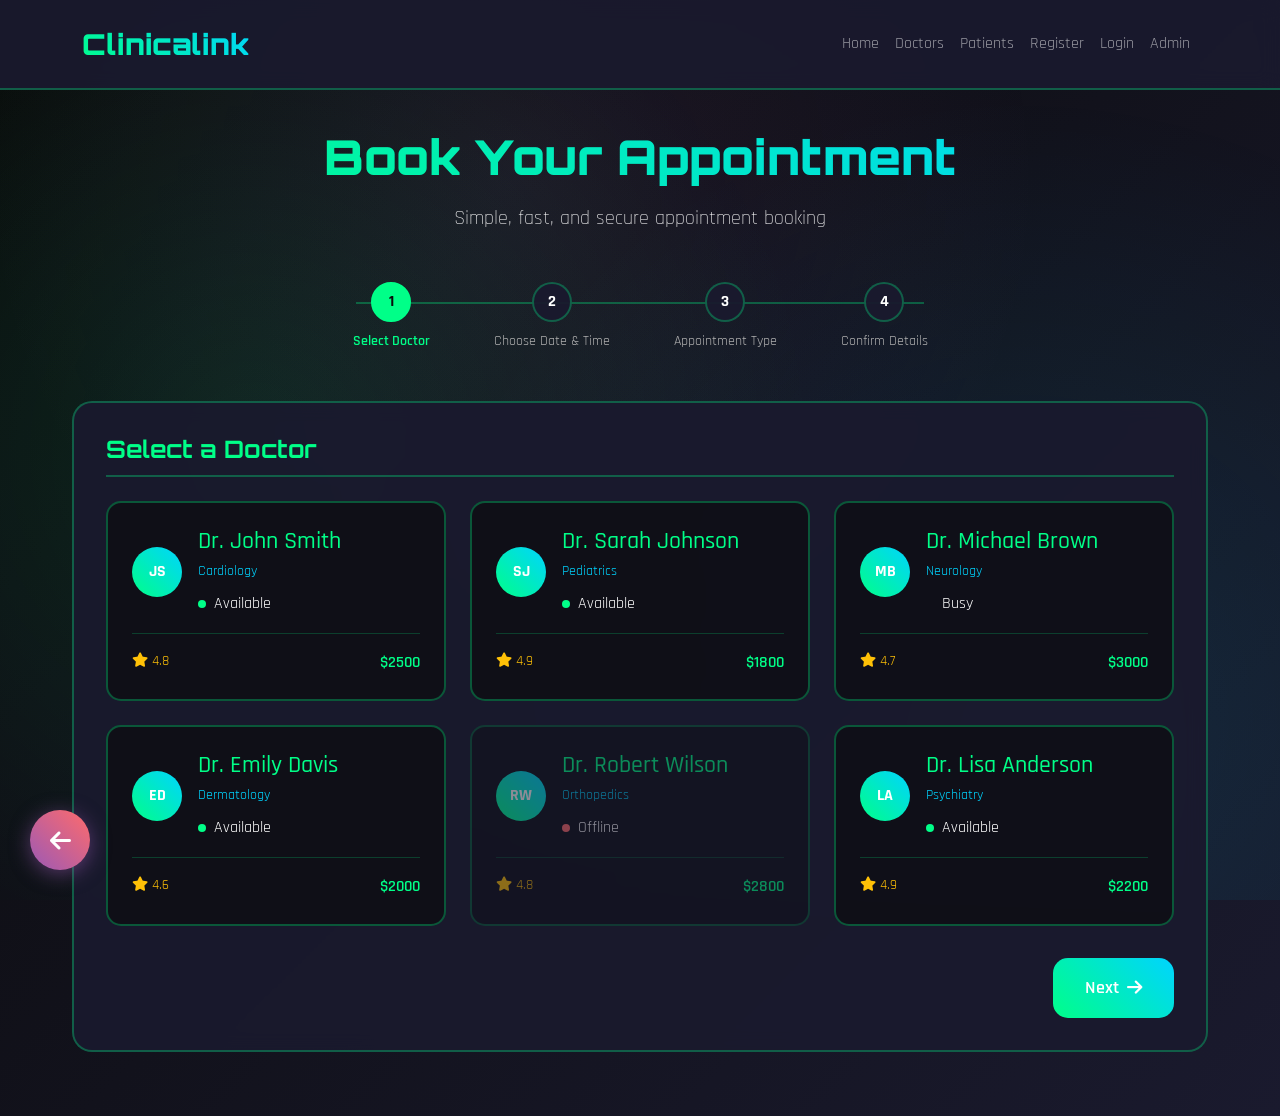
<file: book-appointment.html>
<!DOCTYPE html>
<html lang="en">
<head>
    <meta charset="UTF-8">
    <meta name="viewport" content="width=device-width, initial-scale=1.0">
    <title>Book Appointment - Clinicalink</title>
    
    <!-- Google Fonts -->
    <link href="https://fonts.googleapis.com/css2?family=Orbitron:wght@400;700;900&family=Rajdhani:wght@300;400;500;600;700&display=swap" rel="stylesheet">
    
    <!-- Bootstrap CSS -->
    <link href="https://cdn.jsdelivr.net/npm/bootstrap@5.3.0/dist/css/bootstrap.min.css" rel="stylesheet">
    <!-- Font Awesome -->
    <link href="https://cdnjs.cloudflare.com/ajax/libs/font-awesome/6.0.0/css/all.min.css" rel="stylesheet">
    
    <style>
        :root {
            --neon-green: #00ff88;
            --neon-blue: #00d4ff;
            --dark-bg: #0a0a0a;
            --card-bg: #1a1a2e;
            --text-primary: #ffffff;
            --text-secondary: #b0b0b0;
            --accent-purple: #9b59b6;
            --accent-orange: #ff6b6b;
        }

        * {
            margin: 0;
            padding: 0;
            box-sizing: border-box;
        }

        body {
            font-family: 'Rajdhani', sans-serif;
            background: linear-gradient(135deg, #0a0a0a 0%, #1a1a2e 100%);
            color: var(--text-primary);
            overflow-x: hidden;
            line-height: 1.6;
        }

        /* Animated Background */
        .animated-bg {
            position: fixed;
            top: 0;
            left: 0;
            width: 100%;
            height: 100%;
            z-index: -1;
            background: 
                radial-gradient(circle at 20% 50%, rgba(0, 255, 136, 0.1) 0%, transparent 50%),
                radial-gradient(circle at 80% 80%, rgba(0, 212, 255, 0.1) 0%, transparent 50%),
                radial-gradient(circle at 40% 20%, rgba(155, 89, 182, 0.1) 0%, transparent 50%);
            animation: backgroundPulse 10s ease-in-out infinite;
        }

        @keyframes backgroundPulse {
            0%, 100% { opacity: 0.8; }
            50% { opacity: 1; }
        }

        /* Navigation */
        .navbar {
            background: rgba(26, 26, 46, 0.95);
            backdrop-filter: blur(10px);
            border-bottom: 2px solid rgba(0, 255, 136, 0.3);
            padding: 1rem 0;
            position: fixed;
            width: 100%;
            top: 0;
            z-index: 1000;
            transition: all 0.3s ease;
        }

        .navbar-brand {
            font-family: 'Orbitron', monospace;
            font-size: 1.8rem;
            font-weight: 900;
            background: linear-gradient(45deg, var(--neon-green), var(--neon-blue));
            -webkit-background-clip: text;
            -webkit-text-fill-color: transparent;
            background-clip: text;
        }

        /* Main Container */
        .main-container {
            margin-top: 6rem;
            padding: 2rem;
            max-width: 1200px;
            margin-left: auto;
            margin-right: auto;
        }

        /* Booking Header */
        .booking-header {
            text-align: center;
            margin-bottom: 3rem;
        }

        .booking-title {
            font-family: 'Orbitron', monospace;
            font-size: 3rem;
            font-weight: 900;
            background: linear-gradient(45deg, var(--neon-green), var(--neon-blue));
            -webkit-background-clip: text;
            -webkit-text-fill-color: transparent;
            background-clip: text;
            margin-bottom: 1rem;
        }

        /* Progress Steps */
        .progress-steps {
            display: flex;
            justify-content: center;
            margin-bottom: 3rem;
            position: relative;
        }

        .progress-steps::before {
            content: '';
            position: absolute;
            top: 20px;
            left: 25%;
            right: 25%;
            height: 2px;
            background: rgba(0, 255, 136, 0.3);
            z-index: -1;
        }

        .step {
            display: flex;
            flex-direction: column;
            align-items: center;
            margin: 0 2rem;
        }

        .step-circle {
            width: 40px;
            height: 40px;
            border-radius: 50%;
            background: rgba(26, 26, 46, 0.95);
            border: 2px solid rgba(0, 255, 136, 0.3);
            display: flex;
            align-items: center;
            justify-content: center;
            font-weight: bold;
            margin-bottom: 0.5rem;
            transition: all 0.3s ease;
        }

        .step.active .step-circle {
            background: var(--neon-green);
            border-color: var(--neon-green);
            color: var(--dark-bg);
        }

        .step.completed .step-circle {
            background: var(--neon-green);
            border-color: var(--neon-green);
            color: var(--dark-bg);
        }

        .step-label {
            color: var(--text-secondary);
            font-size: 0.9rem;
        }

        .step.active .step-label {
            color: var(--neon-green);
            font-weight: 600;
        }

        /* Booking Sections */
        .booking-section {
            background: rgba(26, 26, 46, 0.95);
            border: 2px solid rgba(0, 255, 136, 0.3);
            border-radius: 20px;
            padding: 2rem;
            margin-bottom: 2rem;
            backdrop-filter: blur(10px);
            display: none;
        }

        .booking-section.active {
            display: block;
            animation: slideIn 0.5s ease;
        }

        @keyframes slideIn {
            from {
                opacity: 0;
                transform: translateX(20px);
            }
            to {
                opacity: 1;
                transform: translateX(0);
            }
        }

        .section-title {
            font-family: 'Orbitron', monospace;
            font-size: 1.5rem;
            font-weight: 700;
            color: var(--neon-green);
            margin-bottom: 1.5rem;
            padding-bottom: 0.75rem;
            border-bottom: 2px solid rgba(0, 255, 136, 0.3);
        }

        /* Doctor Selection Grid */
        .doctors-grid {
            display: grid;
            grid-template-columns: repeat(auto-fill, minmax(300px, 1fr));
            gap: 1.5rem;
            margin-bottom: 2rem;
        }

        .doctor-card {
            background: rgba(10, 10, 10, 0.6);
            border: 2px solid rgba(0, 255, 136, 0.3);
            border-radius: 15px;
            padding: 1.5rem;
            cursor: pointer;
            transition: all 0.3s ease;
            position: relative;
        }

        .doctor-card:hover {
            border-color: var(--neon-green);
            transform: translateY(-5px);
            box-shadow: 0 10px 30px rgba(0, 255, 136, 0.3);
        }

        .doctor-card.selected {
            border-color: var(--neon-green);
            background: rgba(0, 255, 136, 0.1);
        }

        .doctor-card.disabled {
            opacity: 0.5;
            cursor: not-allowed;
        }

        .doctor-card-header {
            display: flex;
            align-items: center;
            margin-bottom: 1rem;
        }

        .doctor-avatar {
            width: 50px;
            height: 50px;
            border-radius: 50%;
            background: linear-gradient(45deg, var(--neon-green), var(--neon-blue));
            display: flex;
            align-items: center;
            justify-content: center;
            color: white;
            font-weight: bold;
            margin-right: 1rem;
        }

        .doctor-info h4 {
            color: var(--neon-green);
            margin-bottom: 0.25rem;
        }

        .doctor-specialty {
            color: var(--neon-blue);
            font-size: 0.9rem;
        }

        .doctor-status {
            display: flex;
            align-items: center;
            gap: 0.5rem;
            margin-top: 0.5rem;
        }

        .status-dot {
            width: 8px;
            height: 8px;
            border-radius: 50%;
        }

        .status-online {
            background: var(--neon-green);
        }

        .status-busy {
            background: var(--warning-color);
        }

        .status-offline {
            background: var(--accent-orange);
        }

        .doctor-meta {
            display: flex;
            justify-content: space-between;
            margin-top: 1rem;
            padding-top: 1rem;
            border-top: 1px solid rgba(0, 255, 136, 0.2);
        }

        .doctor-rating {
            color: #ffc107;
            font-size: 0.9rem;
        }

        .doctor-fee {
            color: var(--neon-green);
            font-weight: 600;
        }

        /* Calendar */
        .calendar-container {
            background: rgba(10, 10, 10, 0.6);
            border-radius: 15px;
            padding: 1.5rem;
            margin-bottom: 2rem;
        }

        .calendar-header {
            display: flex;
            justify-content: space-between;
            align-items: center;
            margin-bottom: 1rem;
        }

        .calendar-nav {
            background: none;
            border: none;
            color: var(--neon-green);
            font-size: 1.2rem;
            cursor: pointer;
            padding: 0.5rem;
            border-radius: 8px;
            transition: all 0.3s ease;
        }

        .calendar-nav:hover {
            background: rgba(0, 255, 136, 0.1);
        }

        .calendar-grid {
            display: grid;
            grid-template-columns: repeat(7, 1fr);
            gap: 0.5rem;
        }

        .calendar-day-header {
            text-align: center;
            font-weight: 600;
            color: var(--neon-blue);
            padding: 0.5rem;
        }

        .calendar-day {
            aspect-ratio: 1;
            display: flex;
            align-items: center;
            justify-content: center;
            background: rgba(26, 26, 46, 0.6);
            border: 2px solid rgba(0, 255, 136, 0.2);
            border-radius: 10px;
            cursor: pointer;
            transition: all 0.3s ease;
            font-weight: 600;
        }

        .calendar-day:hover:not(.disabled):not(.selected) {
            border-color: var(--neon-green);
            background: rgba(0, 255, 136, 0.1);
        }

        .calendar-day.selected {
            background: var(--neon-green);
            color: var(--dark-bg);
            border-color: var(--neon-green);
        }

        .calendar-day.disabled {
            opacity: 0.3;
            cursor: not-allowed;
        }

        .calendar-day.today {
            border-color: var(--neon-blue);
        }

        /* Time Slots */
        .time-slots-grid {
            display: grid;
            grid-template-columns: repeat(auto-fill, minmax(150px, 1fr));
            gap: 1rem;
        }

        .time-slot {
            background: rgba(10, 10, 10, 0.6);
            border: 2px solid rgba(0, 255, 136, 0.3);
            border-radius: 10px;
            padding: 1rem;
            text-align: center;
            cursor: pointer;
            transition: all 0.3s ease;
        }

        .time-slot:hover:not(.disabled):not(.selected) {
            border-color: var(--neon-green);
            background: rgba(0, 255, 136, 0.1);
        }

        .time-slot.selected {
            background: var(--neon-green);
            color: var(--dark-bg);
            border-color: var(--neon-green);
        }

        .time-slot.disabled {
            opacity: 0.3;
            cursor: not-allowed;
        }

        .time-slot-time {
            font-weight: 600;
            margin-bottom: 0.25rem;
        }

        .time-slot-status {
            font-size: 0.8rem;
            color: var(--text-secondary);
        }

        /* Appointment Type */
        .appointment-types {
            display: grid;
            grid-template-columns: repeat(auto-fit, minmax(250px, 1fr));
            gap: 1rem;
        }

        .appointment-type {
            background: rgba(10, 10, 10, 0.6);
            border: 2px solid rgba(0, 255, 136, 0.3);
            border-radius: 15px;
            padding: 1.5rem;
            cursor: pointer;
            transition: all 0.3s ease;
            text-align: center;
        }

        .appointment-type:hover {
            border-color: var(--neon-green);
            background: rgba(0, 255, 136, 0.1);
        }

        .appointment-type.selected {
            border-color: var(--neon-green);
            background: rgba(0, 255, 136, 0.2);
        }

        .appointment-type-icon {
            font-size: 2.5rem;
            color: var(--neon-green);
            margin-bottom: 1rem;
        }

        .appointment-type-title {
            font-weight: 600;
            color: var(--text-primary);
            margin-bottom: 0.5rem;
        }

        .appointment-type-desc {
            color: var(--text-secondary);
            font-size: 0.9rem;
        }

        /* Form Controls */
        .form-control-gaming {
            background: rgba(10, 10, 10, 0.8);
            border: 2px solid rgba(0, 255, 136, 0.3);
            border-radius: 10px;
            color: var(--text-primary);
            padding: 1rem;
            font-size: 1rem;
            transition: all 0.3s ease;
            width: 100%;
        }

        .form-control-gaming:focus {
            border-color: var(--neon-green);
            box-shadow: 0 0 20px rgba(0, 255, 136, 0.5);
            background: rgba(10, 10, 10, 0.9);
            outline: none;
            color: var(--text-primary);
        }

        /* Summary Section */
        .summary-card {
            background: rgba(10, 10, 10, 0.6);
            border: 2px solid rgba(0, 255, 136, 0.3);
            border-radius: 15px;
            padding: 1.5rem;
            margin-bottom: 1rem;
        }

        .summary-row {
            display: flex;
            justify-content: space-between;
            padding: 0.75rem 0;
            border-bottom: 1px solid rgba(0, 255, 136, 0.2);
        }

        .summary-row:last-child {
            border-bottom: none;
        }

        .summary-label {
            color: var(--text-secondary);
        }

        .summary-value {
            color: var(--neon-green);
            font-weight: 600;
        }

        /* Action Buttons */
        .booking-actions {
            display: flex;
            justify-content: space-between;
            margin-top: 2rem;
            gap: 1rem;
        }

        .btn-booking {
            padding: 1rem 2rem;
            border: none;
            border-radius: 15px;
            font-weight: 600;
            font-size: 1.1rem;
            cursor: pointer;
            transition: all 0.3s ease;
            text-decoration: none;
            display: inline-flex;
            align-items: center;
            gap: 0.5rem;
        }

        .btn-primary {
            background: linear-gradient(45deg, var(--neon-green), var(--neon-blue));
            color: white;
        }

        .btn-primary:hover {
            transform: translateY(-3px);
            box-shadow: 0 10px 30px rgba(0, 255, 136, 0.5);
            color: white;
        }

        .btn-secondary {
            background: transparent;
            border: 2px solid var(--neon-green);
            color: var(--neon-green);
        }

        .btn-secondary:hover {
            background: var(--neon-green);
            color: var(--dark-bg);
        }

        .btn-success {
            background: linear-gradient(45deg, #28a745, var(--neon-green));
            color: white;
        }

        .btn-success:hover {
            transform: translateY(-3px);
            box-shadow: 0 10px 30px rgba(40, 167, 69, 0.5);
            color: white;
        }

        /* Back Button */
        .back-button {
            position: fixed;
            bottom: 30px;
            left: 30px;
            background: linear-gradient(45deg, var(--accent-purple), var(--accent-orange));
            border: none;
            border-radius: 50%;
            width: 60px;
            height: 60px;
            display: flex;
            align-items: center;
            justify-content: center;
            color: white;
            font-size: 1.5rem;
            cursor: pointer;
            transition: all 0.3s ease;
            z-index: 999;
            box-shadow: 0 4px 20px rgba(155, 89, 182, 0.5);
            text-decoration: none;
        }

        .back-button:hover {
            transform: scale(1.1);
            box-shadow: 0 6px 30px rgba(155, 89, 182, 0.7);
            color: white;
            text-decoration: none;
        }

        /* Success Modal */
        .success-modal {
            display: none;
            position: fixed;
            top: 0;
            left: 0;
            width: 100%;
            height: 100%;
            background: rgba(0, 0, 0, 0.8);
            z-index: 9999;
            align-items: center;
            justify-content: center;
        }

        .success-modal.show {
            display: flex;
        }

        .success-content {
            background: rgba(26, 26, 46, 0.95);
            border: 2px solid var(--neon-green);
            border-radius: 20px;
            padding: 3rem;
            text-align: center;
            max-width: 500px;
            animation: slideIn 0.5s ease;
        }

        .success-icon {
            font-size: 4rem;
            color: var(--neon-green);
            margin-bottom: 1rem;
            animation: pulse 1s infinite;
        }

        @keyframes pulse {
            0%, 100% { transform: scale(1); }
            50% { transform: scale(1.1); }
        }

        /* Responsive */
        @media (max-width: 768px) {
            .booking-title {
                font-size: 2rem;
            }

            .progress-steps {
                flex-direction: column;
                gap: 1rem;
            }

            .progress-steps::before {
                display: none;
            }

            .doctors-grid {
                grid-template-columns: 1fr;
            }

            .time-slots-grid {
                grid-template-columns: repeat(2, 1fr);
            }

            .booking-actions {
                flex-direction: column;
            }
        }
    </style>
</head>
<body>
    <!-- Animated Background -->
    <div class="animated-bg"></div>

    <!-- Navigation -->
    <nav class="navbar navbar-expand-lg navbar-dark">
        <div class="container">
            <a class="navbar-brand" href="index.html">
                Clinicalink
            </a>
            
            <div class="navbar-nav ms-auto">
                <a class="nav-link" href="index.html">Home</a>
                <a class="nav-link" href="doctors.html">Doctors</a>
                <a class="nav-link" href="patients.html">Patients</a>
                <a class="nav-link" href="register.html">Register</a>
                <a class="nav-link" href="login.html">Login</a>
                <a class="nav-link" href="admin.html">Admin</a>
            </div>
        </div>
    </nav>

    <!-- Main Container -->
    <div class="main-container">
        <!-- Booking Header -->
        <div class="booking-header">
            <h1 class="booking-title">Book Your Appointment</h1>
            <p class="lead">Simple, fast, and secure appointment booking</p>
        </div>

        <!-- Progress Steps -->
        <div class="progress-steps">
            <div class="step active" id="step1">
                <div class="step-circle">1</div>
                <div class="step-label">Select Doctor</div>
            </div>
            <div class="step" id="step2">
                <div class="step-circle">2</div>
                <div class="step-label">Choose Date & Time</div>
            </div>
            <div class="step" id="step3">
                <div class="step-circle">3</div>
                <div class="step-label">Appointment Type</div>
            </div>
            <div class="step" id="step4">
                <div class="step-circle">4</div>
                <div class="step-label">Confirm Details</div>
            </div>
        </div>

        <!-- Step 1: Doctor Selection -->
        <div class="booking-section active" id="section1">
            <h2 class="section-title">Select a Doctor</h2>
            <div class="doctors-grid" id="doctorsGrid">
                <!-- Doctors will be loaded here -->
            </div>
            <div class="booking-actions">
                <div></div>
                <button class="btn-booking btn-primary" onclick="nextStep()" id="nextBtn1" disabled>
                    Next <i class="fas fa-arrow-right"></i>
                </button>
            </div>
        </div>

        <!-- Step 2: Date & Time Selection -->
        <div class="booking-section" id="section2">
            <h2 class="section-title">Choose Date & Time</h2>
            
            <!-- Calendar -->
            <div class="calendar-container">
                <div class="calendar-header">
                    <button class="calendar-nav" onclick="previousMonth()">
                        <i class="fas fa-chevron-left"></i>
                    </button>
                    <h3 id="currentMonth">March 2024</h3>
                    <button class="calendar-nav" onclick="nextMonth()">
                        <i class="fas fa-chevron-right"></i>
                    </button>
                </div>
                <div class="calendar-grid" id="calendarGrid">
                    <!-- Calendar will be generated here -->
                </div>
            </div>

            <!-- Time Slots -->
            <h3 style="margin-bottom: 1rem; color: var(--neon-blue);">Available Time Slots</h3>
            <div class="time-slots-grid" id="timeSlotsGrid">
                <!-- Time slots will be loaded here -->
            </div>

            <div class="booking-actions">
                <button class="btn-booking btn-secondary" onclick="previousStep()">
                    <i class="fas fa-arrow-left"></i> Previous
                </button>
                <button class="btn-booking btn-primary" onclick="nextStep()" id="nextBtn2" disabled>
                    Next <i class="fas fa-arrow-right"></i>
                </button>
            </div>
        </div>

        <!-- Step 3: Appointment Type -->
        <div class="booking-section" id="section3">
            <h2 class="section-title">Select Appointment Type</h2>
            <div class="appointment-types">
                <div class="appointment-type" onclick="selectAppointmentType('online')" data-type="online">
                    <div class="appointment-type-icon">
                        <i class="fas fa-video"></i>
                    </div>
                    <div class="appointment-type-title">Online Consultation</div>
                    <div class="appointment-type-desc">Video call with your doctor</div>
                </div>
                <div class="appointment-type" onclick="selectAppointmentType('offline')" data-type="offline">
                    <div class="appointment-type-icon">
                        <i class="fas fa-hospital"></i>
                    </div>
                    <div class="appointment-type-title">In-Person Visit</div>
                    <div class="appointment-type-desc">Visit the clinic/hospital</div>
                </div>
                <div class="appointment-type" onclick="selectAppointmentType('emergency')" data-type="emergency">
                    <div class="appointment-type-icon">
                        <i class="fas fa-ambulance"></i>
                    </div>
                    <div class="appointment-type-title">Emergency</div>
                    <div class="appointment-type-desc">Urgent medical attention</div>
                </div>
            </div>

            <!-- Additional Details -->
            <div style="margin-top: 2rem;">
                <h3 style="margin-bottom: 1rem; color: var(--neon-blue);">Additional Information</h3>
                <textarea class="form-control-gaming" id="appointmentNotes" rows="4" placeholder="Describe your symptoms or reason for visit (optional)"></textarea>
            </div>

            <div class="booking-actions">
                <button class="btn-booking btn-secondary" onclick="previousStep()">
                    <i class="fas fa-arrow-left"></i> Previous
                </button>
                <button class="btn-booking btn-primary" onclick="nextStep()" id="nextBtn3" disabled>
                    Next <i class="fas fa-arrow-right"></i>
                </button>
            </div>
        </div>

        <!-- Step 4: Confirmation -->
        <div class="booking-section" id="section4">
            <h2 class="section-title">Confirm Appointment Details</h2>
            
            <div class="summary-card">
                <h3 style="color: var(--neon-blue); margin-bottom: 1rem;">Appointment Summary</h3>
                <div class="summary-row">
                    <span class="summary-label">Doctor:</span>
                    <span class="summary-value" id="summaryDoctor">-</span>
                </div>
                <div class="summary-row">
                    <span class="summary-label">Specialization:</span>
                    <span class="summary-value" id="summarySpecialization">-</span>
                </div>
                <div class="summary-row">
                    <span class="summary-label">Date:</span>
                    <span class="summary-value" id="summaryDate">-</span>
                </div>
                <div class="summary-row">
                    <span class="summary-label">Time:</span>
                    <span class="summary-value" id="summaryTime">-</span>
                </div>
                <div class="summary-row">
                    <span class="summary-label">Type:</span>
                    <span class="summary-value" id="summaryType">-</span>
                </div>
                <div class="summary-row">
                    <span class="summary-label">Consultation Fee:</span>
                    <span class="summary-value" id="summaryFee">-</span>
                </div>
            </div>

            <div class="summary-card">
                <h3 style="color: var(--neon-blue); margin-bottom: 1rem;">Patient Information</h3>
                <div class="summary-row">
                    <span class="summary-label">Name:</span>
                    <span class="summary-value" id="summaryPatientName">Alice Johnson</span>
                </div>
                <div class="summary-row">
                    <span class="summary-label">Email:</span>
                    <span class="summary-value" id="summaryPatientEmail">alice.johnson@email.com</span>
                </div>
                <div class="summary-row">
                    <span class="summary-label">Phone:</span>
                    <span class="summary-value" id="summaryPatientPhone">+1-555-0101</span>
                </div>
            </div>

            <div class="booking-actions">
                <button class="btn-booking btn-secondary" onclick="previousStep()">
                    <i class="fas fa-arrow-left"></i> Previous
                </button>
                <button class="btn-booking btn-success" onclick="confirmAppointment()">
                    <i class="fas fa-check"></i> Confirm Appointment
                </button>
            </div>
        </div>
    </div>

    <!-- Success Modal -->
    <div class="success-modal" id="successModal">
        <div class="success-content">
            <div class="success-icon">
                <i class="fas fa-check-circle"></i>
            </div>
            <h3 class="mb-3">Appointment Booked Successfully!</h3>
            <p class="mb-4">Your appointment has been confirmed. You will receive a confirmation email shortly.</p>
            <div id="confirmationDetails" class="mb-4"></div>
            <button class="btn-booking btn-primary" onclick="goToDashboard()">
                Go to Dashboard
            </button>
        </div>
    </div>

    <!-- Back Button -->
    <a href="javascript:history.back()" class="back-button" title="Go Back">
        <i class="fas fa-arrow-left"></i>
    </a>

    <!-- Bootstrap JS -->
    <script src="https://cdn.jsdelivr.net/npm/bootstrap@5.3.0/dist/js/bootstrap.bundle.min.js"></script>
    
    <script>
        // Global variables
        let currentStep = 1;
        let selectedDoctor = null;
        let selectedDate = null;
        let selectedTime = null;
        let selectedType = null;
        let currentMonth = new Date();
        let appointmentData = {};

        // Available doctors
        const doctors = [
            {
                id: 1,
                name: "Dr. John Smith",
                specialization: "Cardiology",
                status: "online",
                rating: 4.8,
                fee: 2500,
                avatar: "JS",
                availableForBooking: true,
                location: "Mumbai, Maharashtra",
                phone: "+91-9876543210"
            },
            {
                id: 2,
                name: "Dr. Sarah Johnson",
                specialization: "Pediatrics",
                status: "online",
                rating: 4.9,
                fee: 1800,
                avatar: "SJ",
                availableForBooking: true,
                location: "Delhi, NCR",
                phone: "+91-9876543211"
            },
            {
                id: 3,
                name: "Dr. Michael Brown",
                specialization: "Neurology",
                status: "busy",
                rating: 4.7,
                fee: 3000,
                avatar: "MB",
                availableForBooking: true,
                location: "Bangalore, Karnataka",
                phone: "+91-9876543212"
            },
            {
                id: 4,
                name: "Dr. Emily Davis",
                specialization: "Dermatology",
                status: "online",
                rating: 4.6,
                fee: 2000,
                avatar: "ED",
                availableForBooking: true,
                location: "Chennai, Tamil Nadu",
                phone: "+91-9876543213"
            },
            {
                id: 5,
                name: "Dr. Robert Wilson",
                specialization: "Orthopedics",
                status: "offline",
                rating: 4.8,
                fee: 2800,
                avatar: "RW",
                availableForBooking: false,
                location: "Kolkata, West Bengal",
                phone: "+91-9876543214"
            },
            {
                id: 6,
                name: "Dr. Lisa Anderson",
                specialization: "Psychiatry",
                status: "online",
                rating: 4.9,
                fee: 2200,
                avatar: "LA",
                availableForBooking: true,
                location: "Hyderabad, Telangana",
                phone: "+91-9876543215"
            }
        ];

        // Time slots
        const timeSlots = [
            { time: "9:00 AM", available: true },
            { time: "9:30 AM", available: true },
            { time: "10:00 AM", available: false },
            { time: "10:30 AM", available: true },
            { time: "11:00 AM", available: true },
            { time: "11:30 AM", available: false },
            { time: "2:00 PM", available: true },
            { time: "2:30 PM", available: true },
            { time: "3:00 PM", available: false },
            { time: "3:30 PM", available: true },
            { time: "4:00 PM", available: true },
            { time: "4:30 PM", available: true }
        ];

        // Initialize on page load
        document.addEventListener('DOMContentLoaded', function() {
            initializeBooking();
        });

        // Initialize booking
        function initializeBooking() {
            loadDoctors();
            generateCalendar();
            loadTimeSlots();
            checkPreselectedData();
        }

        // Load doctors
        function loadDoctors() {
            const doctorsGrid = document.getElementById('doctorsGrid');
            doctorsGrid.innerHTML = '';

            doctors.forEach(doctor => {
                const doctorCard = createDoctorCard(doctor);
                doctorsGrid.appendChild(doctorCard);
            });
        }

        // Create doctor card
        function createDoctorCard(doctor) {
            const div = document.createElement('div');
            div.className = `doctor-card ${!doctor.availableForBooking ? 'disabled' : ''}`;
            div.onclick = () => selectDoctor(doctor);

            const statusClass = doctor.status === 'online' ? 'status-online' : 
                              doctor.status === 'busy' ? 'status-busy' : 'status-offline';
            const statusText = doctor.status === 'online' ? 'Available' : 
                             doctor.status === 'busy' ? 'Busy' : 'Offline';

            div.innerHTML = `
                <div class="doctor-card-header">
                    <div class="doctor-avatar">${doctor.avatar}</div>
                    <div class="doctor-info">
                        <h4>${doctor.name}</h4>
                        <div class="doctor-specialty">${doctor.specialization}</div>
                        <div class="doctor-status">
                            <div class="status-dot ${statusClass}"></div>
                            <span>${statusText}</span>
                        </div>
                    </div>
                </div>
                <div class="doctor-meta">
                    <div class="doctor-rating">
                        <i class="fas fa-star"></i> ${doctor.rating}
                    </div>
                    <div class="doctor-fee">$${doctor.fee}</div>
                </div>
            `;

            return div;
        }

        // Select doctor
        function selectDoctor(doctor) {
            if (!doctor.availableForBooking) {
                alert('This doctor is not available for booking at the moment.');
                return;
            }

            selectedDoctor = doctor;
            
            // Update UI
            document.querySelectorAll('.doctor-card').forEach(card => {
                card.classList.remove('selected');
            });
            event.currentTarget.classList.add('selected');

            // Enable next button
            document.getElementById('nextBtn1').disabled = false;
        }

        // Generate calendar
        function generateCalendar() {
            const year = currentMonth.getFullYear();
            const month = currentMonth.getMonth();
            
            // Update month display
            const monthNames = ["January", "February", "March", "April", "May", "June",
                              "July", "August", "September", "October", "November", "December"];
            document.getElementById('currentMonth').textContent = `${monthNames[month]} ${year}`;

            // Get first day of month and number of days
            const firstDay = new Date(year, month, 1).getDay();
            const daysInMonth = new Date(year, month + 1, 0).getDate();
            const today = new Date();

            // Clear calendar
            const calendarGrid = document.getElementById('calendarGrid');
            calendarGrid.innerHTML = '';

            // Add day headers
            const dayHeaders = ['Sun', 'Mon', 'Tue', 'Wed', 'Thu', 'Fri', 'Sat'];
            dayHeaders.forEach(day => {
                const dayHeader = document.createElement('div');
                dayHeader.className = 'calendar-day-header';
                dayHeader.textContent = day;
                calendarGrid.appendChild(dayHeader);
            });

            // Add empty cells for days before month starts
            for (let i = 0; i < firstDay; i++) {
                const emptyDay = document.createElement('div');
                calendarGrid.appendChild(emptyDay);
            }

            // Add days of month
            for (let day = 1; day <= daysInMonth; day++) {
                const dayElement = document.createElement('div');
                dayElement.className = 'calendar-day';
                dayElement.textContent = day;

                const currentDate = new Date(year, month, day);
                
                // Disable past dates
                if (currentDate < today.setHours(0, 0, 0, 0)) {
                    dayElement.classList.add('disabled');
                } else {
                    dayElement.onclick = () => selectDate(currentDate);
                    
                    // Highlight today
                    if (currentDate.toDateString() === new Date().toDateString()) {
                        dayElement.classList.add('today');
                    }
                }

                calendarGrid.appendChild(dayElement);
            }
        }

        // Select date
        function selectDate(date) {
            selectedDate = date;
            
            // Update UI
            document.querySelectorAll('.calendar-day').forEach(day => {
                day.classList.remove('selected');
            });
            event.currentTarget.classList.add('selected');

            // Load time slots for selected date
            loadTimeSlots();
        }

        // Load time slots
        function loadTimeSlots() {
            const timeSlotsGrid = document.getElementById('timeSlotsGrid');
            timeSlotsGrid.innerHTML = '';

            timeSlots.forEach(slot => {
                const slotElement = createTimeSlot(slot);
                timeSlotsGrid.appendChild(slotElement);
            });
        }

        // Create time slot element
        function createTimeSlot(slot) {
            const div = document.createElement('div');
            div.className = `time-slot ${!slot.available ? 'disabled' : ''}`;
            div.onclick = () => selectTimeSlot(slot);

            div.innerHTML = `
                <div class="time-slot-time">${slot.time}</div>
                <div class="time-slot-status">${slot.available ? 'Available' : 'Booked'}</div>
            `;

            return div;
        }

        // Select time slot
        function selectTimeSlot(slot) {
            if (!slot.available) return;

            selectedTime = slot;
            
            // Update UI
            document.querySelectorAll('.time-slot').forEach(slot => {
                slot.classList.remove('selected');
            });
            event.currentTarget.classList.add('selected');

            // Enable next button
            document.getElementById('nextBtn2').disabled = false;
        }

        // Select appointment type
        function selectAppointmentType(type) {
            selectedType = type;
            
            // Update UI
            document.querySelectorAll('.appointment-type').forEach(card => {
                card.classList.remove('selected');
            });
            document.querySelector(`[data-type="${type}"]`).classList.add('selected');

            // Enable next button
            document.getElementById('nextBtn3').disabled = false;
        }

        // Navigation functions
        function nextStep() {
            if (currentStep < 4) {
                // Validate current step
                if (!validateCurrentStep()) return;

                // Update progress
                document.getElementById(`step${currentStep}`).classList.remove('active');
                document.getElementById(`step${currentStep}`).classList.add('completed');
                currentStep++;
                document.getElementById(`step${currentStep}`).classList.add('active');

                // Show next section
                document.getElementById(`section${currentStep - 1}`).classList.remove('active');
                document.getElementById(`section${currentStep}`).classList.add('active');

                // Update summary if on confirmation step
                if (currentStep === 4) {
                    updateSummary();
                }
            }
        }

        function previousStep() {
            if (currentStep > 1) {
                // Update progress
                document.getElementById(`step${currentStep}`).classList.remove('active');
                currentStep--;
                document.getElementById(`step${currentStep}`).classList.remove('completed');
                document.getElementById(`step${currentStep}`).classList.add('active');

                // Show previous section
                document.getElementById(`section${currentStep + 1}`).classList.remove('active');
                document.getElementById(`section${currentStep}`).classList.add('active');
            }
        }

        // Validate current step
        function validateCurrentStep() {
            switch(currentStep) {
                case 1:
                    if (!selectedDoctor) {
                        alert('Please select a doctor');
                        return false;
                    }
                    break;
                case 2:
                    if (!selectedDate || !selectedTime) {
                        alert('Please select both date and time');
                        return false;
                    }
                    break;
                case 3:
                    if (!selectedType) {
                        alert('Please select an appointment type');
                        return false;
                    }
                    break;
            }
            return true;
        }

        // Update summary
        function updateSummary() {
            document.getElementById('summaryDoctor').textContent = selectedDoctor.name;
            document.getElementById('summarySpecialization').textContent = selectedDoctor.specialization;
            document.getElementById('summaryDate').textContent = selectedDate.toLocaleDateString();
            document.getElementById('summaryTime').textContent = selectedTime.time;
            document.getElementById('summaryType').textContent = selectedType.charAt(0).toUpperCase() + selectedType.slice(1);
            document.getElementById('summaryFee').textContent = `$${selectedDoctor.fee}`;
        }

        // Confirm appointment
        function confirmAppointment() {
            // Create appointment data
            appointmentData = {
                doctor: selectedDoctor,
                date: selectedDate,
                time: selectedTime,
                type: selectedType,
                notes: document.getElementById('appointmentNotes').value,
                patient: {
                    name: "Alice Johnson",
                    email: "alice.johnson@email.com",
                    phone: "+1-555-0101"
                },
                id: Date.now(),
                status: 'confirmed'
            };

            // Save to localStorage (simulating backend save)
            let appointments = JSON.parse(localStorage.getItem('appointments') || '[]');
            appointments.push(appointmentData);
            localStorage.setItem('appointments', JSON.stringify(appointments));

            // Show success modal
            showSuccessModal();
        }

        // Show success modal
        function showSuccessModal() {
            const modal = document.getElementById('successModal');
            const details = document.getElementById('confirmationDetails');
            
            details.innerHTML = `
                <div style="background: rgba(10, 10, 10, 0.6); padding: 1rem; border-radius: 10px; text-align: left;">
                    <p><strong>Appointment ID:</strong> #${appointmentData.id}</p>
                    <p><strong>Doctor:</strong> ${appointmentData.doctor.name}</p>
                    <p><strong>Date:</strong> ${appointmentData.date.toLocaleDateString()}</p>
                    <p><strong>Time:</strong> ${appointmentData.time.time}</p>
                    <p><strong>Type:</strong> ${appointmentData.type}</p>
                </div>
            `;
            
            modal.classList.add('show');
        }

        // Go to dashboard
        function goToDashboard() {
            window.location.href = 'index.html';
        }

        // Calendar navigation
        function previousMonth() {
            currentMonth.setMonth(currentMonth.getMonth() - 1);
            generateCalendar();
        }

        function nextMonth() {
            currentMonth.setMonth(currentMonth.getMonth() + 1);
            generateCalendar();
        }

        // Check for preselected data
        function checkPreselectedData() {
            // Check if doctor is preselected
            const selectedDoctorData = localStorage.getItem('selectedDoctor');
            if (selectedDoctorData) {
                const doctor = JSON.parse(selectedDoctorData);
                const doctorCard = Array.from(document.querySelectorAll('.doctor-card'))
                    .find(card => card.textContent.includes(doctor.name));
                if (doctorCard) {
                    selectDoctor(doctor);
                    doctorCard.classList.add('selected');
                }
                localStorage.removeItem('selectedDoctor');
            }

            // Check if patient is preselected
            const selectedPatientData = localStorage.getItem('selectedPatient');
            if (selectedPatientData) {
                const patient = JSON.parse(selectedPatientData);
                document.getElementById('summaryPatientName').textContent = patient.name;
                document.getElementById('summaryPatientEmail').textContent = patient.email;
                document.getElementById('summaryPatientPhone').textContent = patient.phone;
                localStorage.removeItem('selectedPatient');
            }
        }
    </script>
</body>
</html>
</file>
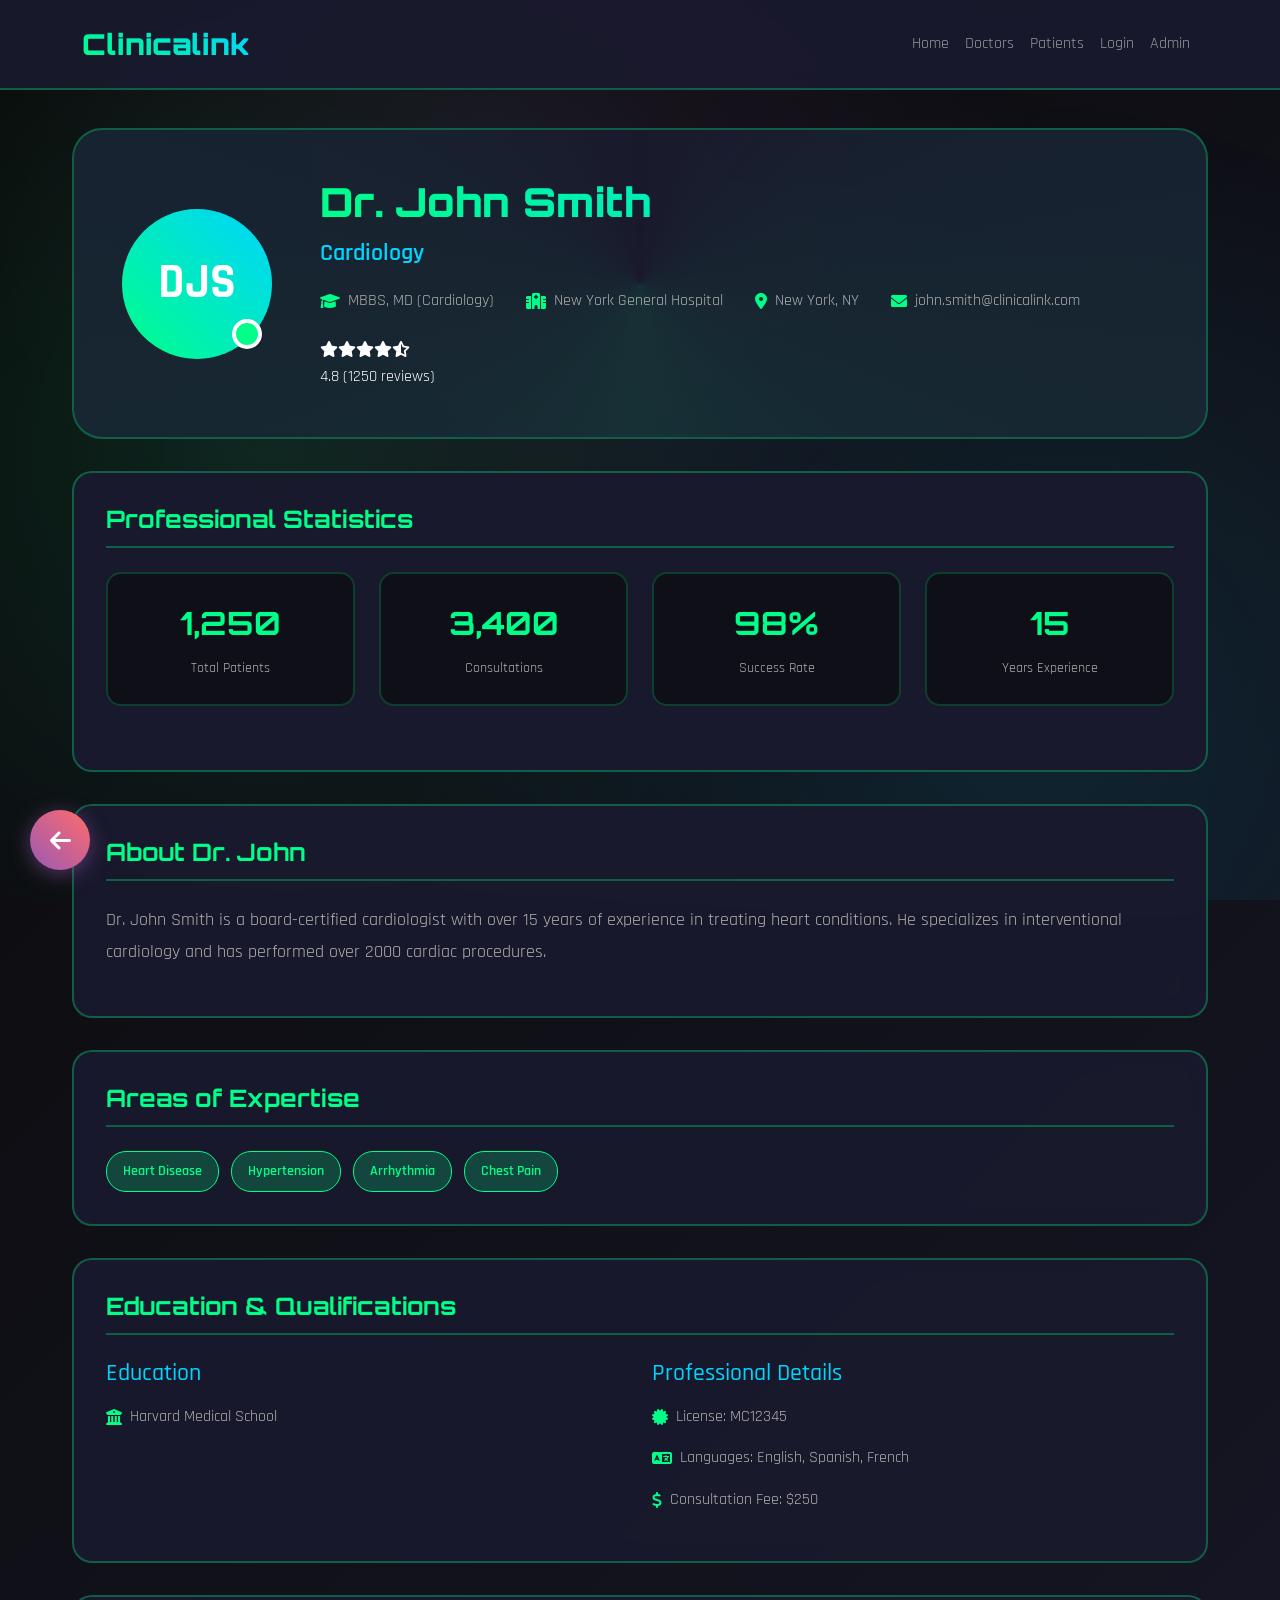
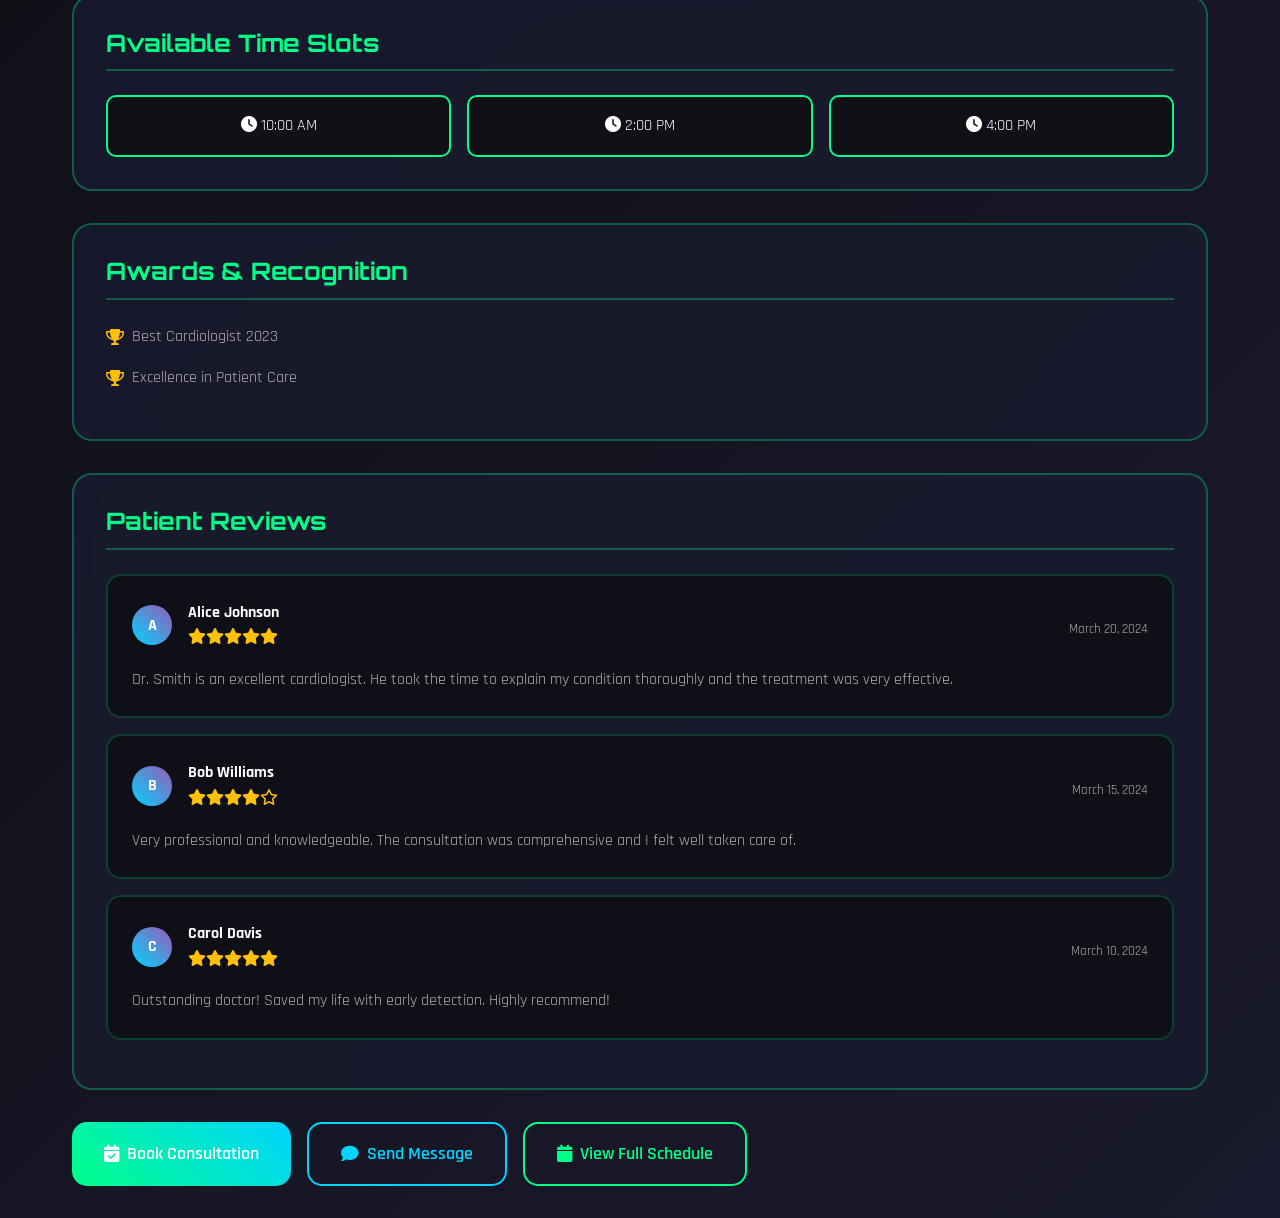
<file: doctor-profile.html>
<!DOCTYPE html>
<html lang="en">
<head>
    <meta charset="UTF-8">
    <meta name="viewport" content="width=device-width, initial-scale=1.0">
    <title>Doctor Profile - Clinicalink</title>
    
    <!-- Google Fonts -->
    <link href="https://fonts.googleapis.com/css2?family=Orbitron:wght@400;700;900&family=Rajdhani:wght@300;400;500;600;700&display=swap" rel="stylesheet">
    
    <!-- Bootstrap CSS -->
    <link href="https://cdn.jsdelivr.net/npm/bootstrap@5.3.0/dist/css/bootstrap.min.css" rel="stylesheet">
    <!-- Font Awesome -->
    <link href="https://cdnjs.cloudflare.com/ajax/libs/font-awesome/6.0.0/css/all.min.css" rel="stylesheet">
    
    <style>
        :root {
            --neon-green: #00ff88;
            --neon-blue: #00d4ff;
            --dark-bg: #0a0a0a;
            --card-bg: #1a1a2e;
            --text-primary: #ffffff;
            --text-secondary: #b0b0b0;
            --accent-purple: #9b59b6;
            --accent-orange: #ff6b6b;
        }

        * {
            margin: 0;
            padding: 0;
            box-sizing: border-box;
        }

        body {
            font-family: 'Rajdhani', sans-serif;
            background: linear-gradient(135deg, #0a0a0a 0%, #1a1a2e 100%);
            color: var(--text-primary);
            overflow-x: hidden;
            line-height: 1.6;
        }

        /* Animated Background */
        .animated-bg {
            position: fixed;
            top: 0;
            left: 0;
            width: 100%;
            height: 100%;
            z-index: -1;
            background: 
                radial-gradient(circle at 20% 50%, rgba(0, 255, 136, 0.1) 0%, transparent 50%),
                radial-gradient(circle at 80% 80%, rgba(0, 212, 255, 0.1) 0%, transparent 50%),
                radial-gradient(circle at 40% 20%, rgba(155, 89, 182, 0.1) 0%, transparent 50%);
            animation: backgroundPulse 10s ease-in-out infinite;
        }

        @keyframes backgroundPulse {
            0%, 100% { opacity: 0.8; }
            50% { opacity: 1; }
        }

        /* Navigation */
        .navbar {
            background: rgba(26, 26, 46, 0.95);
            backdrop-filter: blur(10px);
            border-bottom: 2px solid rgba(0, 255, 136, 0.3);
            padding: 1rem 0;
            position: fixed;
            width: 100%;
            top: 0;
            z-index: 1000;
            transition: all 0.3s ease;
        }

        .navbar-brand {
            font-family: 'Orbitron', monospace;
            font-size: 1.8rem;
            font-weight: 900;
            background: linear-gradient(45deg, var(--neon-green), var(--neon-blue));
            -webkit-background-clip: text;
            -webkit-text-fill-color: transparent;
            background-clip: text;
        }

        /* Main Container */
        .main-container {
            margin-top: 6rem;
            padding: 2rem;
            max-width: 1200px;
            margin-left: auto;
            margin-right: auto;
        }

        /* Profile Header */
        .profile-header {
            background: rgba(26, 26, 46, 0.95);
            border: 2px solid rgba(0, 255, 136, 0.3);
            border-radius: 30px;
            padding: 3rem;
            margin-bottom: 2rem;
            backdrop-filter: blur(10px);
            position: relative;
            overflow: hidden;
        }

        .profile-header::before {
            content: '';
            position: absolute;
            top: -50%;
            left: -50%;
            width: 200%;
            height: 200%;
            background: conic-gradient(from 0deg, transparent, rgba(0, 255, 136, 0.1), transparent);
            animation: rotate 10s linear infinite;
            z-index: -1;
        }

        @keyframes rotate {
            0% { transform: rotate(0deg); }
            100% { transform: rotate(360deg); }
        }

        .doctor-profile-header {
            display: flex;
            align-items: center;
            gap: 3rem;
            flex-wrap: wrap;
        }

        .doctor-avatar-large {
            width: 150px;
            height: 150px;
            border-radius: 50%;
            background: linear-gradient(45deg, var(--neon-green), var(--neon-blue));
            display: flex;
            align-items: center;
            justify-content: center;
            font-size: 3rem;
            font-weight: bold;
            color: white;
            position: relative;
            flex-shrink: 0;
        }

        .status-indicator-large {
            position: absolute;
            bottom: 10px;
            right: 10px;
            width: 30px;
            height: 30px;
            border-radius: 50%;
            border: 4px solid white;
            animation: pulse 2s infinite;
        }

        .status-online {
            background: var(--neon-green);
        }

        .status-offline {
            background: var(--accent-orange);
        }

        .status-busy {
            background: var(--warning-color);
        }

        @keyframes pulse {
            0%, 100% { opacity: 1; }
            50% { opacity: 0.5; }
        }

        .doctor-info-main {
            flex: 1;
        }

        .doctor-name {
            font-family: 'Orbitron', monospace;
            font-size: 2.5rem;
            font-weight: 900;
            background: linear-gradient(45deg, var(--neon-green), var(--neon-blue));
            -webkit-background-clip: text;
            -webkit-text-fill-color: transparent;
            background-clip: text;
            margin-bottom: 0.5rem;
        }

        .doctor-specialization-main {
            font-size: 1.5rem;
            color: var(--neon-blue);
            font-weight: 600;
            margin-bottom: 1rem;
        }

        .doctor-meta {
            display: flex;
            flex-wrap: wrap;
            gap: 2rem;
            margin-bottom: 1.5rem;
        }

        .meta-item {
            display: flex;
            align-items: center;
            color: var(--text-secondary);
        }

        .meta-item i {
            color: var(--neon-green);
            margin-right: 0.5rem;
        }

        /* Content Sections */
        .content-section {
            background: rgba(26, 26, 46, 0.95);
            border: 2px solid rgba(0, 255, 136, 0.3);
            border-radius: 20px;
            padding: 2rem;
            margin-bottom: 2rem;
            backdrop-filter: blur(10px);
        }

        .section-title {
            font-family: 'Orbitron', monospace;
            font-size: 1.5rem;
            font-weight: 700;
            color: var(--neon-green);
            margin-bottom: 1.5rem;
            padding-bottom: 0.75rem;
            border-bottom: 2px solid rgba(0, 255, 136, 0.3);
        }

        /* Stats Grid */
        .stats-grid {
            display: grid;
            grid-template-columns: repeat(auto-fit, minmax(200px, 1fr));
            gap: 1.5rem;
            margin-bottom: 2rem;
        }

        .stat-card {
            background: rgba(10, 10, 10, 0.6);
            border: 2px solid rgba(0, 255, 136, 0.2);
            border-radius: 15px;
            padding: 1.5rem;
            text-align: center;
            transition: all 0.3s ease;
        }

        .stat-card:hover {
            border-color: var(--neon-green);
            transform: translateY(-5px);
        }

        .stat-number {
            font-family: 'Orbitron', monospace;
            font-size: 2rem;
            font-weight: 700;
            color: var(--neon-green);
            margin-bottom: 0.5rem;
        }

        .stat-label {
            color: var(--text-secondary);
            font-size: 0.9rem;
        }

        /* Availability Schedule */
        .schedule-grid {
            display: grid;
            grid-template-columns: repeat(auto-fit, minmax(250px, 1fr));
            gap: 1rem;
        }

        .time-slot {
            background: rgba(10, 10, 10, 0.6);
            border: 2px solid rgba(0, 255, 136, 0.2);
            border-radius: 10px;
            padding: 1rem;
            text-align: center;
            transition: all 0.3s ease;
            cursor: pointer;
        }

        .time-slot:hover {
            border-color: var(--neon-green);
            background: rgba(0, 255, 136, 0.1);
        }

        .time-slot.available {
            border-color: var(--neon-green);
        }

        .time-slot.booked {
            border-color: var(--accent-orange);
            opacity: 0.6;
            cursor: not-allowed;
        }

        /* Specialties Tags */
        .specialty-tags {
            display: flex;
            flex-wrap: wrap;
            gap: 0.75rem;
        }

        .specialty-tag {
            background: rgba(0, 255, 136, 0.2);
            border: 1px solid var(--neon-green);
            color: var(--neon-green);
            padding: 0.5rem 1rem;
            border-radius: 20px;
            font-size: 0.9rem;
            font-weight: 600;
        }

        /* Reviews Section */
        .review-card {
            background: rgba(10, 10, 10, 0.6);
            border: 2px solid rgba(0, 255, 136, 0.2);
            border-radius: 15px;
            padding: 1.5rem;
            margin-bottom: 1rem;
        }

        .review-header {
            display: flex;
            justify-content: space-between;
            align-items: center;
            margin-bottom: 1rem;
        }

        .reviewer-info {
            display: flex;
            align-items: center;
            gap: 1rem;
        }

        .reviewer-avatar {
            width: 40px;
            height: 40px;
            border-radius: 50%;
            background: linear-gradient(45deg, var(--neon-blue), var(--accent-purple));
            display: flex;
            align-items: center;
            justify-content: center;
            color: white;
            font-weight: bold;
        }

        .review-rating {
            color: #ffc107;
        }

        .review-text {
            color: var(--text-secondary);
            line-height: 1.6;
        }

        .review-date {
            color: var(--text-secondary);
            font-size: 0.8rem;
            margin-top: 0.5rem;
        }

        /* Action Buttons */
        .action-buttons {
            display: flex;
            gap: 1rem;
            margin-top: 2rem;
            flex-wrap: wrap;
        }

        .btn-action {
            padding: 1rem 2rem;
            border: none;
            border-radius: 15px;
            font-weight: 600;
            font-size: 1.1rem;
            text-decoration: none;
            transition: all 0.3s ease;
            cursor: pointer;
            display: inline-flex;
            align-items: center;
            gap: 0.5rem;
        }

        .btn-primary {
            background: linear-gradient(45deg, var(--neon-green), var(--neon-blue));
            color: white;
        }

        .btn-primary:hover {
            transform: translateY(-3px);
            box-shadow: 0 10px 30px rgba(0, 255, 136, 0.5);
            color: white;
        }

        .btn-secondary {
            background: transparent;
            border: 2px solid var(--neon-green);
            color: var(--neon-green);
        }

        .btn-secondary:hover {
            background: var(--neon-green);
            color: var(--dark-bg);
        }

        .btn-message {
            background: transparent;
            border: 2px solid var(--neon-blue);
            color: var(--neon-blue);
        }

        .btn-message:hover {
            background: var(--neon-blue);
            color: white;
        }

        /* Back Button */
        .back-button {
            position: fixed;
            bottom: 30px;
            left: 30px;
            background: linear-gradient(45deg, var(--accent-purple), var(--accent-orange));
            border: none;
            border-radius: 50%;
            width: 60px;
            height: 60px;
            display: flex;
            align-items: center;
            justify-content: center;
            color: white;
            font-size: 1.5rem;
            cursor: pointer;
            transition: all 0.3s ease;
            z-index: 999;
            box-shadow: 0 4px 20px rgba(155, 89, 182, 0.5);
            text-decoration: none;
        }

        .back-button:hover {
            transform: scale(1.1);
            box-shadow: 0 6px 30px rgba(155, 89, 182, 0.7);
            color: white;
            text-decoration: none;
        }

        /* Responsive */
        @media (max-width: 768px) {
            .doctor-profile-header {
                flex-direction: column;
                text-align: center;
                gap: 2rem;
            }

            .doctor-meta {
                justify-content: center;
            }

            .stats-grid {
                grid-template-columns: repeat(2, 1fr);
            }

            .action-buttons {
                flex-direction: column;
            }

            .doctor-name {
                font-size: 2rem;
            }
        }
    </style>
</head>
<body>
    <!-- Animated Background -->
    <div class="animated-bg"></div>

    <!-- Navigation -->
    <nav class="navbar navbar-expand-lg navbar-dark">
        <div class="container">
            <a class="navbar-brand" href="index.html">
                Clinicalink
            </a>
            
            <div class="navbar-nav ms-auto">
                <a class="nav-link" href="index.html">Home</a>
                <a class="nav-link" href="doctors.html">Doctors</a>
                <a class="nav-link" href="patients.html">Patients</a>
                <a class="nav-link" href="login.html">Login</a>
                <a class="nav-link" href="admin.html">Admin</a>
            </div>
        </div>
    </nav>

    <!-- Main Container -->
    <div class="main-container">
        <!-- Profile Header -->
        <div class="profile-header">
            <div class="doctor-profile-header">
                <div class="doctor-avatar-large">
                    <span id="doctorInitials">DR</span>
                    <div class="status-indicator-large" id="statusIndicator"></div>
                </div>
                <div class="doctor-info-main">
                    <h1 class="doctor-name" id="doctorName">Loading...</h1>
                    <div class="doctor-specialization-main" id="doctorSpecialization">Loading...</div>
                    <div class="doctor-meta">
                        <div class="meta-item">
                            <i class="fas fa-graduation-cap"></i>
                            <span id="doctorQualification">Loading...</span>
                        </div>
                        <div class="meta-item">
                            <i class="fas fa-hospital"></i>
                            <span id="doctorHospital">Loading...</span>
                        </div>
                        <div class="meta-item">
                            <i class="fas fa-map-marker-alt"></i>
                            <span id="doctorLocation">Loading...</span>
                        </div>
                        <div class="meta-item">
                            <i class="fas fa-envelope"></i>
                            <span id="doctorEmail">Loading...</span>
                        </div>
                    </div>
                    <div class="rating">
                        <div class="stars" id="doctorRating">
                            <i class="fas fa-star"></i>
                            <i class="fas fa-star"></i>
                            <i class="fas fa-star"></i>
                            <i class="fas fa-star"></i>
                            <i class="fas fa-star-half-alt"></i>
                        </div>
                        <span class="rating-text" id="ratingText">0.0 (0 reviews)</span>
                    </div>
                </div>
            </div>
        </div>

        <!-- Statistics Section -->
        <div class="content-section">
            <h2 class="section-title">Professional Statistics</h2>
            <div class="stats-grid">
                <div class="stat-card">
                    <div class="stat-number" id="totalPatients">0</div>
                    <div class="stat-label">Total Patients</div>
                </div>
                <div class="stat-card">
                    <div class="stat-number" id="totalConsultations">0</div>
                    <div class="stat-label">Consultations</div>
                </div>
                <div class="stat-card">
                    <div class="stat-number" id="successRate">0%</div>
                    <div class="stat-label">Success Rate</div>
                </div>
                <div class="stat-card">
                    <div class="stat-number" id="yearsExperience">0</div>
                    <div class="stat-label">Years Experience</div>
                </div>
            </div>
        </div>

        <!-- About Section -->
        <div class="content-section">
            <h2 class="section-title">About Dr. <span id="aboutName">Doctor</span></h2>
            <p id="doctorBio" style="color: var(--text-secondary); line-height: 1.8; font-size: 1.1rem;">
                Loading biography...
            </p>
        </div>

        <!-- Specializations Section -->
        <div class="content-section">
            <h2 class="section-title">Areas of Expertise</h2>
            <div class="specialty-tags" id="specialtyTags">
                <!-- Specialties will be loaded here -->
            </div>
        </div>

        <!-- Education & Qualifications -->
        <div class="content-section">
            <h2 class="section-title">Education & Qualifications</h2>
            <div class="row">
                <div class="col-md-6">
                    <h4 style="color: var(--neon-blue); margin-bottom: 1rem;">Education</h4>
                    <div class="meta-item" style="margin-bottom: 1rem;">
                        <i class="fas fa-university"></i>
                        <span id="doctorEducation">Loading...</span>
                    </div>
                </div>
                <div class="col-md-6">
                    <h4 style="color: var(--neon-blue); margin-bottom: 1rem;">Professional Details</h4>
                    <div class="meta-item" style="margin-bottom: 1rem;">
                        <i class="fas fa-certificate"></i>
                        <span>License: <span id="doctorLicense">Loading...</span></span>
                    </div>
                    <div class="meta-item" style="margin-bottom: 1rem;">
                        <i class="fas fa-language"></i>
                        <span>Languages: <span id="doctorLanguages">Loading...</span></span>
                    </div>
                    <div class="meta-item" style="margin-bottom: 1rem;">
                        <i class="fas fa-dollar-sign"></i>
                        <span>Consultation Fee: $<span id="consultationFee">0</span></span>
                    </div>
                </div>
            </div>
        </div>

        <!-- Availability Section -->
        <div class="content-section">
            <h2 class="section-title">Available Time Slots</h2>
            <div class="schedule-grid" id="availableSlots">
                <!-- Time slots will be loaded here -->
            </div>
        </div>

        <!-- Awards & Recognition -->
        <div class="content-section">
            <h2 class="section-title">Awards & Recognition</h2>
            <div id="awardsList">
                <!-- Awards will be loaded here -->
            </div>
        </div>

        <!-- Patient Reviews -->
        <div class="content-section">
            <h2 class="section-title">Patient Reviews</h2>
            <div id="reviewsContainer">
                <!-- Reviews will be loaded here -->
            </div>
        </div>

        <!-- Action Buttons -->
        <div class="action-buttons">
            <button class="btn-action btn-primary" onclick="bookConsultation()">
                <i class="fas fa-calendar-check"></i>
                Book Consultation
            </button>
            <button class="btn-action btn-message" onclick="sendMessage()">
                <i class="fas fa-comment"></i>
                Send Message
            </button>
            <button class="btn-action btn-secondary" onclick="viewSchedule()">
                <i class="fas fa-calendar"></i>
                View Full Schedule
            </button>
        </div>
    </div>

    <!-- Back Button -->
    <a href="javascript:history.back()" class="back-button" title="Go Back">
        <i class="fas fa-arrow-left"></i>
    </a>

    <!-- Bootstrap JS -->
    <script src="https://cdn.jsdelivr.net/npm/bootstrap@5.3.0/dist/js/bootstrap.bundle.min.js"></script>
    
    <script>
        let currentDoctor = null;

        // Initialize page
        document.addEventListener('DOMContentLoaded', function() {
            loadDoctorProfile();
        });

        // Load doctor profile from localStorage or use default
        function loadDoctorProfile() {
            const storedDoctor = localStorage.getItem('doctorProfile');
            
            if (storedDoctor) {
                currentDoctor = JSON.parse(storedDoctor);
            } else {
                // Default doctor data
                currentDoctor = {
                    id: 1,
                    name: "Dr. John Smith",
                    specialization: "Cardiology",
                    experience: 15,
                    qualification: "MBBS, MD (Cardiology)",
                    license: "MC12345",
                    email: "john.smith@clinicalink.com",
                    phone: "+1-555-0123",
                    location: "New York, NY",
                    status: "online",
                    rating: 4.8,
                    totalPatients: 1250,
                    consultations: 3400,
                    successRate: 98,
                    bio: "Dr. John Smith is a board-certified cardiologist with over 15 years of experience in treating heart conditions. He specializes in interventional cardiology and has performed over 2000 cardiac procedures.",
                    languages: ["English", "Spanish", "French"],
                    education: "Harvard Medical School",
                    hospital: "New York General Hospital",
                    consultationFee: 250,
                    availableSlots: ["10:00 AM", "2:00 PM", "4:00 PM"],
                    awards: ["Best Cardiologist 2023", "Excellence in Patient Care"],
                    specialties: ["Heart Disease", "Hypertension", "Arrhythmia", "Chest Pain"]
                };
            }
            
            renderDoctorProfile();
        }

        // Render doctor profile
        function renderDoctorProfile() {
            // Basic info
            document.getElementById('doctorInitials').textContent = currentDoctor.name.split(' ').map(n => n[0]).join('');
            document.getElementById('doctorName').textContent = currentDoctor.name;
            document.getElementById('doctorSpecialization').textContent = currentDoctor.specialization;
            document.getElementById('doctorQualification').textContent = currentDoctor.qualification;
            document.getElementById('doctorHospital').textContent = currentDoctor.hospital;
            document.getElementById('doctorLocation').textContent = currentDoctor.location;
            document.getElementById('doctorEmail').textContent = currentDoctor.email;
            document.getElementById('aboutName').textContent = currentDoctor.name.split(' ')[1];
            
            // Status
            const statusIndicator = document.getElementById('statusIndicator');
            statusIndicator.className = `status-indicator-large status-${currentDoctor.status}`;
            
            // Rating
            document.getElementById('ratingText').textContent = `${currentDoctor.rating} (${currentDoctor.totalPatients} reviews)`;
            document.getElementById('doctorRating').innerHTML = generateStars(currentDoctor.rating);
            
            // Statistics
            document.getElementById('totalPatients').textContent = currentDoctor.totalPatients.toLocaleString();
            document.getElementById('totalConsultations').textContent = currentDoctor.consultations.toLocaleString();
            document.getElementById('successRate').textContent = `${currentDoctor.successRate}%`;
            document.getElementById('yearsExperience').textContent = currentDoctor.experience;
            
            // Bio
            document.getElementById('doctorBio').textContent = currentDoctor.bio;
            
            // Specialties
            const specialtyTags = document.getElementById('specialtyTags');
            specialtyTags.innerHTML = currentDoctor.specialties.map(specialty => 
                `<span class="specialty-tag">${specialty}</span>`
            ).join('');
            
            // Education and details
            document.getElementById('doctorEducation').textContent = currentDoctor.education;
            document.getElementById('doctorLicense').textContent = currentDoctor.license;
            document.getElementById('doctorLanguages').textContent = currentDoctor.languages.join(', ');
            document.getElementById('consultationFee').textContent = currentDoctor.consultationFee;
            
            // Available slots
            const availableSlots = document.getElementById('availableSlots');
            availableSlots.innerHTML = currentDoctor.availableSlots.map((slot, index) => 
                `<div class="time-slot available" onclick="selectTimeSlot('${slot}')">
                    <i class="fas fa-clock"></i> ${slot}
                </div>`
            ).join('');
            
            // Awards
            const awardsList = document.getElementById('awardsList');
            awardsList.innerHTML = currentDoctor.awards.map(award => 
                `<div class="meta-item" style="margin-bottom: 1rem;">
                    <i class="fas fa-trophy" style="color: #ffc107;"></i>
                    <span>${award}</span>
                </div>`
            ).join('');
            
            // Load sample reviews
            loadSampleReviews();
        }

        // Generate star rating HTML
        function generateStars(rating) {
            const fullStars = Math.floor(rating);
            const halfStar = rating % 1 >= 0.5 ? 1 : 0;
            const emptyStars = 5 - fullStars - halfStar;
            
            let stars = '';
            for (let i = 0; i < fullStars; i++) {
                stars += '<i class="fas fa-star"></i>';
            }
            if (halfStar) {
                stars += '<i class="fas fa-star-half-alt"></i>';
            }
            for (let i = 0; i < emptyStars; i++) {
                stars += '<i class="far fa-star"></i>';
            }
            
            return stars;
        }

        // Load sample reviews
        function loadSampleReviews() {
            const sampleReviews = [
                {
                    name: "Alice Johnson",
                    rating: 5,
                    text: "Dr. Smith is an excellent cardiologist. He took the time to explain my condition thoroughly and the treatment was very effective.",
                    date: "2024-03-20"
                },
                {
                    name: "Bob Williams",
                    rating: 4,
                    text: "Very professional and knowledgeable. The consultation was comprehensive and I felt well taken care of.",
                    date: "2024-03-15"
                },
                {
                    name: "Carol Davis",
                    rating: 5,
                    text: "Outstanding doctor! Saved my life with early detection. Highly recommend!",
                    date: "2024-03-10"
                }
            ];
            
            const reviewsContainer = document.getElementById('reviewsContainer');
            reviewsContainer.innerHTML = sampleReviews.map(review => `
                <div class="review-card">
                    <div class="review-header">
                        <div class="reviewer-info">
                            <div class="reviewer-avatar">${review.name.charAt(0)}</div>
                            <div>
                                <div class="fw-bold">${review.name}</div>
                                <div class="review-rating">${generateStars(review.rating)}</div>
                            </div>
                        </div>
                        <div class="review-date">${formatDate(review.date)}</div>
                    </div>
                    <div class="review-text">${review.text}</div>
                </div>
            `).join('');
        }

        // Format date
        function formatDate(dateString) {
            const options = { year: 'numeric', month: 'long', day: 'numeric' };
            return new Date(dateString).toLocaleDateString(undefined, options);
        }

        // Action functions
        function selectTimeSlot(timeSlot) {
            if (confirm(`Book consultation for ${timeSlot}?`)) {
                localStorage.setItem('selectedTimeSlot', timeSlot);
                localStorage.setItem('selectedDoctor', JSON.stringify(currentDoctor));
                window.location.href = 'book-appointment.html';
            }
        }

        function bookConsultation() {
            localStorage.setItem('selectedDoctor', JSON.stringify(currentDoctor));
            window.location.href = 'book-appointment.html';
        }

        function sendMessage() {
            localStorage.setItem('messageDoctor', JSON.stringify(currentDoctor));
            window.location.href = 'messages.html';
        }

        function viewSchedule() {
            alert('Full schedule view would be implemented here with calendar integration.');
        }
    </script>
</body>
</html>
</file>
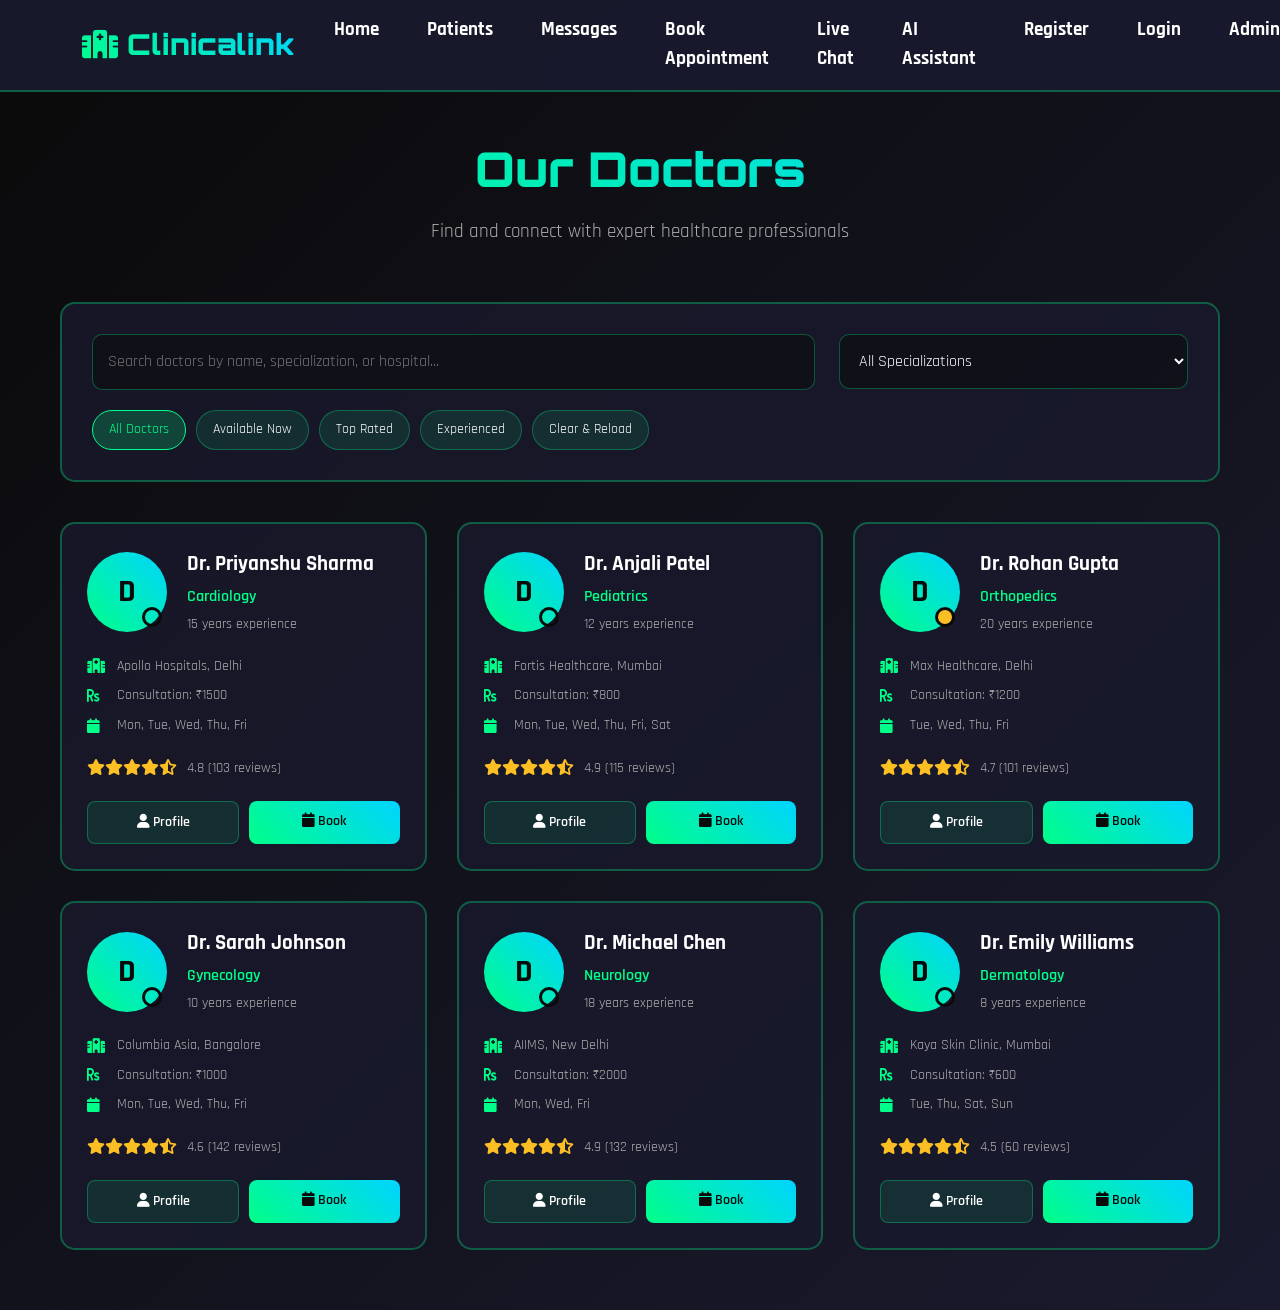
<file: doctors.html>
<!DOCTYPE html>
<html lang="en">
<head>
    <meta charset="UTF-8">
    <meta name="viewport" content="width=device-width, initial-scale=1.0">
    <title>Doctors - Clinicalink</title>
    
    <!-- Google Fonts -->
    <link href="https://fonts.googleapis.com/css2?family=Orbitron:wght@400;700;900&family=Rajdhani:wght@300;400;500;600;700&display=swap" rel="stylesheet">
    
    <!-- Bootstrap CSS -->
    <link href="https://cdn.jsdelivr.net/npm/bootstrap@5.3.0/dist/css/bootstrap.min.css" rel="stylesheet">
    <!-- Font Awesome -->
    <link href="https://cdnjs.cloudflare.com/ajax/libs/font-awesome/6.0.0/css/all.min.css" rel="stylesheet">
    
    <style>
        :root {
            --neon-green: #00ff88;
            --neon-blue: #00d4ff;
            --dark-bg: #0a0a0a;
            --text-primary: #ffffff;
            --text-secondary: #b0b0b0;
        }
        
        * {
            margin: 0;
            padding: 0;
            box-sizing: border-box;
        }
        
        body {
            background: linear-gradient(135deg, #0a0a0a 0%, #1a1a2e 100%);
            color: var(--text-primary);
            font-family: 'Rajdhani', sans-serif;
            min-height: 100vh;
            padding-top: 80px;
        }
        
        /* Navigation */
        .navbar {
            background: rgba(26, 26, 46, 0.95) !important;
            backdrop-filter: blur(10px);
            border-bottom: 2px solid rgba(0, 255, 136, 0.3);
            position: fixed;
            top: 0;
            width: 100%;
            z-index: 1000;
        }
        
        .navbar-brand {
            font-family: 'Orbitron', monospace;
            font-size: 1.8rem;
            font-weight: 900;
            background: linear-gradient(45deg, var(--neon-green), var(--neon-blue));
            -webkit-background-clip: text;
            -webkit-text-fill-color: transparent;
            background-clip: text;
        }
        
        .nav-link {
            color: #ffffff !important;
            font-weight: 700;
            font-size: 1.2rem;
            margin: 0 1rem;
            transition: all 0.3s ease;
            position: relative;
            text-decoration: none;
        }
        
        .nav-link:hover {
            color: var(--neon-green) !important;
            text-shadow: 0 0 15px rgba(0, 255, 136, 0.8);
            transform: translateY(-1px);
        }
        
        .user-info {
            position: fixed;
            top: 20px;
            right: 20px;
            background: rgba(26, 26, 46, 0.95);
            border: 2px solid rgba(0, 255, 136, 0.3);
            border-radius: 10px;
            padding: 10px 20px;
            z-index: 1001;
            display: none;
        }
        
        .user-info.show {
            display: block;
        }
        
        /* Page Header */
        .page-header {
            text-align: center;
            padding: 60px 0 40px;
        }
        
        .page-title {
            font-family: 'Orbitron', monospace;
            font-size: 3rem;
            font-weight: 900;
            background: linear-gradient(45deg, var(--neon-green), var(--neon-blue));
            -webkit-background-clip: text;
            -webkit-text-fill-color: transparent;
            background-clip: text;
            margin-bottom: 20px;
        }
        
        .page-subtitle {
            color: var(--text-secondary);
            font-size: 1.2rem;
        }
        
        /* Search and Filter Section */
        .search-section {
            max-width: 1200px;
            margin: 0 auto 40px;
            padding: 0 20px;
        }
        
        .search-card {
            background: rgba(26, 26, 46, 0.8);
            border: 2px solid rgba(0, 255, 136, 0.3);
            border-radius: 15px;
            padding: 30px;
        }
        
        .search-input {
            background: rgba(10, 10, 10, 0.5);
            border: 1px solid rgba(0, 255, 136, 0.3);
            border-radius: 10px;
            padding: 15px;
            color: var(--text-primary);
            font-size: 1rem;
            transition: all 0.3s ease;
            width: 100%;
        }
        
        .search-input:focus {
            background: rgba(10, 10, 10, 0.7);
            border-color: var(--neon-green);
            box-shadow: 0 0 15px rgba(0, 255, 136, 0.3);
            color: var(--text-primary);
            outline: none;
        }
        
        .filter-tags {
            display: flex;
            flex-wrap: wrap;
            gap: 10px;
            margin-top: 20px;
        }
        
        .filter-tag {
            background: rgba(0, 255, 136, 0.1);
            border: 1px solid rgba(0, 255, 136, 0.3);
            color: var(--text-primary);
            padding: 8px 16px;
            border-radius: 20px;
            cursor: pointer;
            transition: all 0.3s ease;
            font-size: 0.9rem;
        }
        
        .filter-tag:hover,
        .filter-tag.active {
            background: rgba(0, 255, 136, 0.2);
            border-color: var(--neon-green);
            color: var(--neon-green);
        }
        
        /* Doctors Grid */
        .doctors-container {
            max-width: 1200px;
            margin: 0 auto;
            padding: 0 20px 60px;
        }
        
        .doctors-grid {
            display: grid;
            grid-template-columns: repeat(auto-fill, minmax(350px, 1fr));
            gap: 30px;
        }
        
        .doctor-card {
            background: rgba(26, 26, 46, 0.8);
            border: 2px solid rgba(0, 255, 136, 0.3);
            border-radius: 15px;
            padding: 25px;
            transition: all 0.3s ease;
            position: relative;
            overflow: hidden;
        }
        
        .doctor-card::before {
            content: '';
            position: absolute;
            top: -50%;
            left: -50%;
            width: 200%;
            height: 200%;
            background: radial-gradient(circle, rgba(0, 255, 136, 0.1) 0%, transparent 70%);
            opacity: 0;
            transition: opacity 0.3s ease;
        }
        
        .doctor-card:hover::before {
            opacity: 1;
        }
        
        .doctor-card:hover {
            transform: translateY(-5px);
            border-color: var(--neon-green);
            box-shadow: 0 15px 40px rgba(0, 255, 136, 0.3);
        }
        
        .doctor-header {
            display: flex;
            align-items: center;
            gap: 20px;
            margin-bottom: 20px;
        }
        
        .doctor-avatar {
            width: 80px;
            height: 80px;
            border-radius: 50%;
            background: linear-gradient(45deg, var(--neon-green), var(--neon-blue));
            display: flex;
            align-items: center;
            justify-content: center;
            font-size: 2rem;
            font-weight: bold;
            color: var(--dark-bg);
            position: relative;
        }
        
        .status-indicator {
            position: absolute;
            bottom: 5px;
            right: 5px;
            width: 20px;
            height: 20px;
            border-radius: 50%;
            border: 3px solid var(--dark-bg);
        }
        
        .status-online {
            background: #4ade80;
        }
        
        .status-busy {
            background: #fbbf24;
        }
        
        .status-offline {
            background: #ef4444;
        }
        
        .doctor-info {
            flex: 1;
        }
        
        .doctor-name {
            font-size: 1.3rem;
            font-weight: 700;
            color: var(--text-primary);
            margin-bottom: 5px;
        }
        
        .doctor-specialization {
            color: var(--neon-green);
            font-weight: 600;
            margin-bottom: 5px;
        }
        
        .doctor-experience {
            color: var(--text-secondary);
            font-size: 0.9rem;
        }
        
        .doctor-details {
            margin-bottom: 20px;
        }
        
        .detail-row {
            display: flex;
            align-items: center;
            gap: 10px;
            margin-bottom: 8px;
            color: var(--text-secondary);
            font-size: 0.9rem;
        }
        
        .detail-row i {
            color: var(--neon-green);
            width: 20px;
        }
        
        .doctor-rating {
            display: flex;
            align-items: center;
            gap: 10px;
            margin-bottom: 20px;
        }
        
        .stars {
            color: #fbbf24;
        }
        
        .rating-text {
            color: var(--text-secondary);
            font-size: 0.9rem;
        }
        
        .doctor-actions {
            display: flex;
            gap: 10px;
        }
        
        .btn-doctor {
            flex: 1;
            padding: 10px 15px;
            border: 1px solid rgba(0, 255, 136, 0.3);
            background: rgba(0, 255, 136, 0.1);
            color: var(--text-primary);
            border-radius: 8px;
            text-align: center;
            text-decoration: none;
            font-weight: 600;
            transition: all 0.3s ease;
            font-size: 0.9rem;
            cursor: pointer;
        }
        
        .btn-doctor:hover {
            background: rgba(0, 255, 136, 0.2);
            border-color: var(--neon-green);
            color: var(--neon-green);
            transform: translateY(-2px);
        }
        
        .btn-primary {
            background: linear-gradient(45deg, var(--neon-green), var(--neon-blue));
            border: none;
            color: var(--dark-bg);
        }
        
        .btn-primary:hover {
            background: linear-gradient(45deg, var(--neon-blue), var(--neon-green));
            color: var(--dark-bg);
        }
        
        /* Empty State */
        .empty-state {
            text-align: center;
            padding: 60px 20px;
            color: var(--text-secondary);
        }
        
        .empty-state i {
            font-size: 4rem;
            color: var(--neon-green);
            margin-bottom: 20px;
        }
        
        .empty-state h3 {
            font-size: 1.5rem;
            margin-bottom: 10px;
        }
        
        /* Loading State */
        .loading-state {
            text-align: center;
            padding: 40px;
            color: var(--text-secondary);
        }
        
        .spinner {
            border: 3px solid rgba(0, 255, 136, 0.3);
            border-top: 3px solid var(--neon-green);
            border-radius: 50%;
            width: 40px;
            height: 40px;
            animation: spin 1s linear infinite;
            margin: 0 auto 20px;
        }
        
        @keyframes spin {
            0% { transform: rotate(0deg); }
            100% { transform: rotate(360deg); }
        }
        
        /* Responsive */
        @media (max-width: 768px) {
            .page-title {
                font-size: 2rem;
            }
            
            .doctors-grid {
                grid-template-columns: 1fr;
            }
            
            .doctor-actions {
                flex-direction: column;
            }
        }
    </style>
</head>
<body>
    <!-- Navigation -->
    <nav class="navbar navbar-expand-lg navbar-dark">
        <div class="container">
            <a class="navbar-brand" href="index.html">
                <i class="fas fa-hospital"></i> Clinicalink
            </a>
            
            <button class="navbar-toggler" type="button" data-bs-toggle="collapse" data-bs-target="#navbarNav">
                <span class="navbar-toggler-icon"></span>
            </button>
            
            <div class="collapse navbar-collapse" id="navbarNav">
                <ul class="navbar-nav ms-auto">
                    <li class="nav-item">
                        <a class="nav-link" href="index.html">Home</a>
                    </li>
                    <li class="nav-item">
                        <a class="nav-link" href="patients.html">Patients</a>
                    </li>
                    <li class="nav-item">
                        <a class="nav-link" href="messages.html">Messages</a>
                    </li>
                    <li class="nav-item">
                        <a class="nav-link" href="book-appointment.html">Book Appointment</a>
                    </li>
                    <li class="nav-item">
                        <a class="nav-link" href="live-chat.html">Live Chat</a>
                    </li>
                    <li class="nav-item">
                        <a class="nav-link" href="ai-assistant.html">AI Assistant</a>
                    </li>
                    <li class="nav-item">
                        <a class="nav-link" href="register.html">Register</a>
                    </li>
                    <li class="nav-item">
                        <a class="nav-link" href="login.html">Login</a>
                    </li>
                    <li class="nav-item">
                        <a class="nav-link" href="admin.html">Admin</a>
                    </li>
                </ul>
            </div>
        </div>
    </nav>

    <!-- User Info Display -->
    <div class="user-info" id="userInfo">
        <i class="fas fa-user-circle me-2"></i>
        <span id="userName">Guest</span>
        <button class="btn btn-sm btn-outline-light ms-3" onclick="logout()">
            <i class="fas fa-sign-out-alt"></i> Logout
        </button>
    </div>

    <!-- Page Header -->
    <div class="page-header">
        <div class="container">
            <h1 class="page-title">Our Doctors</h1>
            <p class="page-subtitle">Find and connect with expert healthcare professionals</p>
        </div>
    </div>

    <!-- Search and Filter Section -->
    <div class="search-section">
        <div class="search-card">
            <div class="row">
                <div class="col-md-8">
                    <input type="text" class="search-input" id="searchInput" placeholder="Search doctors by name, specialization, or hospital...">
                </div>
                <div class="col-md-4">
                    <select class="search-input" id="specializationFilter">
                        <option value="">All Specializations</option>
                        <option value="cardiology">Cardiology</option>
                        <option value="neurology">Neurology</option>
                        <option value="pediatrics">Pediatrics</option>
                        <option value="orthopedics">Orthopedics</option>
                        <option value="gynecology">Gynecology</option>
                        <option value="dermatology">Dermatology</option>
                        <option value="psychiatry">Psychiatry</option>
                        <option value="general">General Medicine</option>
                    </select>
                </div>
            </div>
            <div class="filter-tags">
                <div class="filter-tag active" onclick="filterByStatus('all')">All Doctors</div>
                <div class="filter-tag" onclick="filterByStatus('available')">Available Now</div>
                <div class="filter-tag" onclick="filterByStatus('top-rated')">Top Rated</div>
                <div class="filter-tag" onclick="filterByStatus('experienced')">Experienced</div>
                <div class="filter-tag" onclick="clearAndReload()">Clear & Reload</div>
            </div>
        </div>
    </div>

    <!-- Doctors Container -->
    <div class="doctors-container">
        <div class="loading-state" id="loadingState">
            <div class="spinner"></div>
            <p>Loading doctors...</p>
        </div>
        
        <div class="doctors-grid" id="doctorsGrid" style="display: none;">
            <!-- Doctors will be loaded here dynamically -->
        </div>
        
        <div class="empty-state" id="emptyState" style="display: none;">
            <i class="fas fa-user-md"></i>
            <h3>No Doctors Found</h3>
            <p>No doctors match your search criteria. Try adjusting your filters.</p>
        </div>
    </div>

    <!-- Bootstrap JS -->
    <script src="https://cdn.jsdelivr.net/npm/bootstrap@5.3.0/dist/js/bootstrap.bundle.min.js"></script>
    
    <script>
        let allDoctors = [];
        let filteredDoctors = [];
        let currentFilter = 'all';

        // Check login status
        function checkLoginStatus() {
            const loggedInUser = localStorage.getItem('loggedInUser');
            if (loggedInUser) {
                const user = JSON.parse(loggedInUser);
                showUserInfo(user.fullName, user.type);
            }
        }

        function showUserInfo(name, userType) {
            const userInfo = document.getElementById('userInfo');
            const userName = document.getElementById('userName');
            
            userName.textContent = `${name} (${userType})`;
            userInfo.classList.add('show');
        }

        function logout() {
            localStorage.removeItem('loggedInUser');
            window.location.href = 'index.html';
        }

        // Load doctors from localStorage
        function loadDoctors() {
            const doctors = JSON.parse(localStorage.getItem('doctors') || '[]');
            
            // Debug: Check if Priyanshu exists in localStorage
            console.log('Doctors from localStorage:', doctors);
            const priyanshuExists = doctors.some(d => d.fullName && d.fullName.toLowerCase().includes('priyanshu'));
            console.log('Priyanshu found in localStorage:', priyanshuExists);
            
            // Load registered doctors only
            if (doctors.length > 0) {
                allDoctors = doctors.map(doctor => ({
                    ...doctor,
                    // Ensure all required fields exist
                    id: doctor.id || doctor.email,
                    fullName: doctor.fullName || doctor.name,
                    specialization: doctor.specialization || 'general',
                    experience: doctor.experience || 0,
                    hospital: doctor.hospital || 'Private Practice',
                    fee: doctor.fee || 500,
                    rating: doctor.rating || 0.0,
                    status: doctor.status || 'available',
                    availableDays: doctor.availableDays || ['mon', 'tue', 'wed', 'thu', 'fri'],
                    bio: doctor.bio || `Experienced ${doctor.specialization || 'doctor'} with ${doctor.experience || 0} years of experience.`
                }));
            } else {
                // Show sample doctors only if no registered doctors
                allDoctors = getSampleDoctors();
            }
            
            filteredDoctors = [...allDoctors];
            displayDoctors();
        }

        // Get sample doctors for demonstration
        function getSampleDoctors() {
            return [
                // Indian Doctors
                {
                    id: '1',
                    fullName: 'Dr. Priyanshu Sharma',
                    specialization: 'cardiology',
                    experience: 15,
                    hospital: 'Apollo Hospitals, Delhi',
                    fee: 1500,
                    rating: 4.8,
                    status: 'available',
                    availableDays: ['mon', 'tue', 'wed', 'thu', 'fri'],
                    bio: 'Expert in interventional cardiology with over 15 years of experience.'
                },
                {
                    id: '2',
                    fullName: 'Dr. Anjali Patel',
                    specialization: 'pediatrics',
                    experience: 12,
                    hospital: 'Fortis Healthcare, Mumbai',
                    fee: 800,
                    rating: 4.9,
                    status: 'available',
                    availableDays: ['mon', 'tue', 'wed', 'thu', 'fri', 'sat'],
                    bio: 'Specialized in neonatal care and pediatric emergencies.'
                },
                {
                    id: '3',
                    fullName: 'Dr. Rohan Gupta',
                    specialization: 'orthopedics',
                    experience: 20,
                    hospital: 'Max Healthcare, Delhi',
                    fee: 1200,
                    rating: 4.7,
                    status: 'busy',
                    availableDays: ['tue', 'wed', 'thu', 'fri'],
                    bio: 'Expert in joint replacement surgeries and sports medicine.'
                },
                // International Doctors
                {
                    id: '4',
                    fullName: 'Dr. Sarah Johnson',
                    specialization: 'gynecology',
                    experience: 10,
                    hospital: 'Columbia Asia, Bangalore',
                    fee: 1000,
                    rating: 4.6,
                    status: 'available',
                    availableDays: ['mon', 'tue', 'wed', 'thu', 'fri'],
                    bio: 'Specialized in high-risk pregnancies and minimally invasive surgeries.'
                },
                {
                    id: '5',
                    fullName: 'Dr. Michael Chen',
                    specialization: 'neurology',
                    experience: 18,
                    hospital: 'AIIMS, New Delhi',
                    fee: 2000,
                    rating: 4.9,
                    status: 'available',
                    availableDays: ['mon', 'wed', 'fri'],
                    bio: 'Expert in stroke management and epilepsy treatment.'
                },
                {
                    id: '6',
                    fullName: 'Dr. Emily Williams',
                    specialization: 'dermatology',
                    experience: 8,
                    hospital: 'Kaya Skin Clinic, Mumbai',
                    fee: 600,
                    rating: 4.5,
                    status: 'available',
                    availableDays: ['tue', 'thu', 'sat', 'sun'],
                    bio: 'Specialized in cosmetic dermatology and laser treatments.'
                }
            ];
        }

        // Display doctors
        function displayDoctors() {
            const doctorsGrid = document.getElementById('doctorsGrid');
            const loadingState = document.getElementById('loadingState');
            const emptyState = document.getElementById('emptyState');
            
            // Hide loading state
            loadingState.style.display = 'none';
            
            if (filteredDoctors.length === 0) {
                doctorsGrid.style.display = 'none';
                emptyState.style.display = 'block';
                return;
            }
            
            doctorsGrid.style.display = 'grid';
            emptyState.style.display = 'none';
            
            doctorsGrid.innerHTML = filteredDoctors.map(doctor => `
                <div class="doctor-card">
                    <div class="doctor-header">
                        <div class="doctor-avatar">
                            ${doctor.fullName.charAt(0)}
                            <div class="status-indicator status-${doctor.status || 'online'}"></div>
                        </div>
                        <div class="doctor-info">
                            <div class="doctor-name">${doctor.fullName}</div>
                            <div class="doctor-specialization">${capitalizeFirst(doctor.specialization)}</div>
                            <div class="doctor-experience">${doctor.experience} years experience</div>
                        </div>
                    </div>
                    
                    <div class="doctor-details">
                        <div class="detail-row">
                            <i class="fas fa-hospital"></i>
                            <span>${doctor.hospital}</span>
                        </div>
                        <div class="detail-row">
                            <i class="fas fa-rupee-sign"></i>
                            <span>Consultation: ₹${doctor.fee}</span>
                        </div>
                        <div class="detail-row">
                            <i class="fas fa-calendar"></i>
                            <span>${formatAvailableDays(doctor.availableDays)}</span>
                        </div>
                    </div>
                    
                    <div class="doctor-rating">
                        <div class="stars">
                            ${generateStars(doctor.rating)}
                        </div>
                        <span class="rating-text">${doctor.rating} (${Math.floor(Math.random() * 100) + 50} reviews)</span>
                    </div>
                    
                    <div class="doctor-actions">
                        <a href="#" class="btn-doctor" onclick="viewDoctorProfile('${doctor.id}')">
                            <i class="fas fa-user"></i> Profile
                        </a>
                        <a href="book-appointment.html?doctor=${doctor.id}" class="btn-doctor btn-primary">
                            <i class="fas fa-calendar"></i> Book
                        </a>
                    </div>
                </div>
            `).join('');
        }

        // Helper functions
        function capitalizeFirst(str) {
            return str.charAt(0).toUpperCase() + str.slice(1);
        }

        function generateStars(rating) {
            const fullStars = Math.floor(rating);
            const hasHalfStar = rating % 1 !== 0;
            let stars = '';
            
            for (let i = 0; i < fullStars; i++) {
                stars += '<i class="fas fa-star"></i>';
            }
            
            if (hasHalfStar) {
                stars += '<i class="fas fa-star-half-alt"></i>';
            }
            
            const emptyStars = 5 - Math.ceil(rating);
            for (let i = 0; i < emptyStars; i++) {
                stars += '<i class="far fa-star"></i>';
            }
            
            return stars;
        }

        function formatAvailableDays(days) {
            if (!days || days.length === 0) return 'Flexible';
            
            const dayNames = {
                'mon': 'Mon', 'tue': 'Tue', 'wed': 'Wed',
                'thu': 'Thu', 'fri': 'Fri', 'sat': 'Sat', 'sun': 'Sun'
            };
            
            return days.map(day => dayNames[day]).join(', ');
        }

        // Filter functions
        function filterByStatus(status) {
            currentFilter = status;
            
            // Update active filter tag
            document.querySelectorAll('.filter-tag').forEach(tag => {
                tag.classList.remove('active');
            });
            event.target.classList.add('active');
            
            // Apply filter
            switch(status) {
                case 'available':
                    filteredDoctors = allDoctors.filter(d => d.status === 'available');
                    break;
                case 'top-rated':
                    filteredDoctors = allDoctors.filter(d => d.rating >= 4.8);
                    break;
                case 'experienced':
                    filteredDoctors = allDoctors.filter(d => d.experience >= 10);
                    break;
                default:
                    filteredDoctors = [...allDoctors];
            }
            
            // Apply search and specialization filters
            applySearchFilters();
        }

        function applySearchFilters() {
            const searchTerm = document.getElementById('searchInput').value.toLowerCase();
            const specialization = document.getElementById('specializationFilter').value;
            
            filteredDoctors = filteredDoctors.filter(doctor => {
                const matchesSearch = !searchTerm || 
                    doctor.fullName.toLowerCase().includes(searchTerm) ||
                    doctor.specialization.toLowerCase().includes(searchTerm) ||
                    doctor.hospital.toLowerCase().includes(searchTerm);
                
                const matchesSpecialization = !specialization || doctor.specialization === specialization;
                
                return matchesSearch && matchesSpecialization;
            });
            
            displayDoctors();
        }

        function viewDoctorProfile(doctorId) {
            alert(`Viewing profile for doctor ${doctorId}`);
        }

        function clearAndReload() {
            if (confirm('This will clear all registered doctors and reload with sample data. Continue?')) {
                localStorage.removeItem('doctors');
                console.log('Cleared doctors localStorage');
                loadDoctors();
            }
        }

        // Event listeners
        document.getElementById('searchInput').addEventListener('input', applySearchFilters);
        document.getElementById('specializationFilter').addEventListener('change', applySearchFilters);

        // Initialize
        document.addEventListener('DOMContentLoaded', function() {
            checkLoginStatus();
            loadDoctors();
        });
    </script>
</body>
</html>
</file>
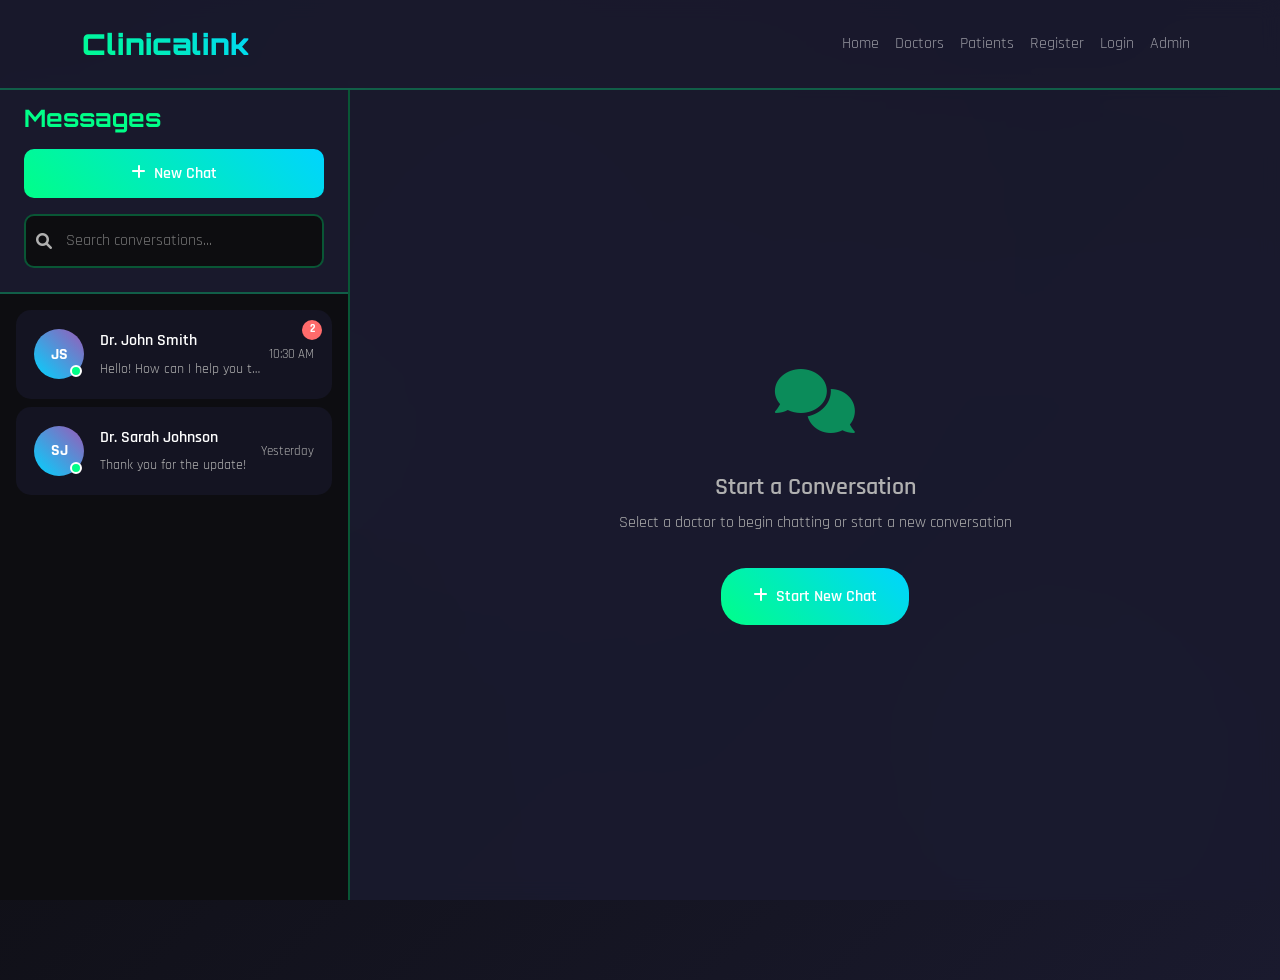
<file: messages.html>
<!DOCTYPE html>
<html lang="en">
<head>
    <meta charset="UTF-8">
    <meta name="viewport" content="width=device-width, initial-scale=1.0">
    <title>Messages - Clinicalink</title>
    
    <!-- Google Fonts -->
    <link href="https://fonts.googleapis.com/css2?family=Orbitron:wght@400;700;900&family=Rajdhani:wght@300;400;500;600;700&display=swap" rel="stylesheet">
    
    <!-- Bootstrap CSS -->
    <link href="https://cdn.jsdelivr.net/npm/bootstrap@5.3.0/dist/css/bootstrap.min.css" rel="stylesheet">
    <!-- Font Awesome -->
    <link href="https://cdnjs.cloudflare.com/ajax/libs/font-awesome/6.0.0/css/all.min.css" rel="stylesheet">
    
    <style>
        :root {
            --neon-green: #00ff88;
            --neon-blue: #00d4ff;
            --dark-bg: #0a0a0a;
            --card-bg: #1a1a2e;
            --text-primary: #ffffff;
            --text-secondary: #b0b0b0;
            --accent-purple: #9b59b6;
            --accent-orange: #ff6b6b;
        }

        * {
            margin: 0;
            padding: 0;
            box-sizing: border-box;
        }

        body {
            font-family: 'Rajdhani', sans-serif;
            background: linear-gradient(135deg, #0a0a0a 0%, #1a1a2e 100%);
            color: var(--text-primary);
            overflow-x: hidden;
            line-height: 1.6;
            height: 100vh;
        }

        /* Animated Background */
        .animated-bg {
            position: fixed;
            top: 0;
            left: 0;
            width: 100%;
            height: 100%;
            z-index: -1;
            background: 
                radial-gradient(circle at 20% 50%, rgba(0, 255, 136, 0.1) 0%, transparent 50%),
                radial-gradient(circle at 80% 80%, rgba(0, 212, 255, 0.1) 0%, transparent 50%),
                radial-gradient(circle at 40% 20%, rgba(155, 89, 182, 0.1) 0%, transparent 50%);
            animation: backgroundPulse 10s ease-in-out infinite;
        }

        @keyframes backgroundPulse {
            0%, 100% { opacity: 0.8; }
            50% { opacity: 1; }
        }

        /* Navigation */
        .navbar {
            background: rgba(26, 26, 46, 0.95);
            backdrop-filter: blur(10px);
            border-bottom: 2px solid rgba(0, 255, 136, 0.3);
            padding: 1rem 0;
            position: fixed;
            width: 100%;
            top: 0;
            z-index: 1000;
            transition: all 0.3s ease;
        }

        .navbar-brand {
            font-family: 'Orbitron', monospace;
            font-size: 1.8rem;
            font-weight: 900;
            background: linear-gradient(45deg, var(--neon-green), var(--neon-blue));
            -webkit-background-clip: text;
            -webkit-text-fill-color: transparent;
            background-clip: text;
        }

        /* Chat Container */
        .chat-container {
            display: flex;
            height: calc(100vh - 80px);
            margin-top: 80px;
            background: rgba(26, 26, 46, 0.95);
            backdrop-filter: blur(10px);
        }

        /* Sidebar - Conversations List */
        .conversations-sidebar {
            width: 350px;
            background: rgba(10, 10, 10, 0.8);
            border-right: 2px solid rgba(0, 255, 136, 0.3);
            display: flex;
            flex-direction: column;
        }

        .sidebar-header {
            padding: 1.5rem;
            border-bottom: 2px solid rgba(0, 255, 136, 0.3);
            background: rgba(26, 26, 46, 0.95);
        }

        .sidebar-title {
            font-family: 'Orbitron', monospace;
            font-size: 1.5rem;
            font-weight: 700;
            color: var(--neon-green);
            margin-bottom: 1rem;
        }

        .new-chat-btn {
            width: 100%;
            padding: 0.75rem;
            background: linear-gradient(45deg, var(--neon-green), var(--neon-blue));
            border: none;
            border-radius: 10px;
            color: white;
            font-weight: 600;
            cursor: pointer;
            transition: all 0.3s ease;
        }

        .new-chat-btn:hover {
            transform: translateY(-2px);
            box-shadow: 0 5px 20px rgba(0, 255, 136, 0.5);
        }

        .search-box {
            margin-top: 1rem;
            position: relative;
        }

        .search-input {
            width: 100%;
            padding: 0.75rem 1rem 0.75rem 2.5rem;
            background: rgba(10, 10, 10, 0.8);
            border: 2px solid rgba(0, 255, 136, 0.3);
            border-radius: 10px;
            color: var(--text-primary);
            font-size: 1rem;
            transition: all 0.3s ease;
        }

        .search-input:focus {
            border-color: var(--neon-green);
            box-shadow: 0 0 20px rgba(0, 255, 136, 0.5);
            background: rgba(10, 10, 10, 0.9);
            outline: none;
            color: var(--text-primary);
        }

        .search-icon {
            position: absolute;
            left: 0.75rem;
            top: 50%;
            transform: translateY(-50%);
            color: var(--text-secondary);
        }

        /* Conversations List */
        .conversations-list {
            flex: 1;
            overflow-y: auto;
            padding: 1rem;
        }

        .conversation-item {
            display: flex;
            align-items: center;
            padding: 1rem;
            margin-bottom: 0.5rem;
            background: rgba(26, 26, 46, 0.6);
            border: 2px solid transparent;
            border-radius: 15px;
            cursor: pointer;
            transition: all 0.3s ease;
            position: relative;
        }

        .conversation-item:hover {
            border-color: rgba(0, 255, 136, 0.5);
            background: rgba(0, 255, 136, 0.1);
        }

        .conversation-item.active {
            border-color: var(--neon-green);
            background: rgba(0, 255, 136, 0.2);
        }

        .conversation-avatar {
            width: 50px;
            height: 50px;
            border-radius: 50%;
            background: linear-gradient(45deg, var(--neon-blue), var(--accent-purple));
            display: flex;
            align-items: center;
            justify-content: center;
            color: white;
            font-weight: bold;
            margin-right: 1rem;
            position: relative;
            flex-shrink: 0;
        }

        .online-indicator {
            position: absolute;
            bottom: 2px;
            right: 2px;
            width: 12px;
            height: 12px;
            border-radius: 50%;
            border: 2px solid white;
        }

        .online {
            background: var(--neon-green);
            animation: pulse 2s infinite;
        }

        .offline {
            background: var(--accent-orange);
        }

        .busy {
            background: var(--warning-color);
        }

        @keyframes pulse {
            0%, 100% { opacity: 1; }
            50% { opacity: 0.5; }
        }

        .conversation-info {
            flex: 1;
            min-width: 0;
        }

        .conversation-name {
            font-weight: 600;
            color: var(--text-primary);
            margin-bottom: 0.25rem;
            white-space: nowrap;
            overflow: hidden;
            text-overflow: ellipsis;
        }

        .conversation-last-message {
            color: var(--text-secondary);
            font-size: 0.9rem;
            white-space: nowrap;
            overflow: hidden;
            text-overflow: ellipsis;
        }

        .conversation-time {
            color: var(--text-secondary);
            font-size: 0.8rem;
            margin-left: 0.5rem;
        }

        .unread-badge {
            position: absolute;
            top: 0.5rem;
            right: 0.5rem;
            background: var(--accent-orange);
            color: white;
            border-radius: 50%;
            width: 20px;
            height: 20px;
            display: flex;
            align-items: center;
            justify-content: center;
            font-size: 0.7rem;
            font-weight: bold;
        }

        /* Chat Area */
        .chat-area {
            flex: 1;
            display: flex;
            flex-direction: column;
        }

        /* Chat Header */
        .chat-header {
            padding: 1.5rem;
            background: rgba(26, 26, 46, 0.95);
            border-bottom: 2px solid rgba(0, 255, 136, 0.3);
            display: flex;
            align-items: center;
            justify-content: space-between;
        }

        .chat-header-info {
            display: flex;
            align-items: center;
        }

        .chat-header-avatar {
            width: 40px;
            height: 40px;
            border-radius: 50%;
            background: linear-gradient(45deg, var(--neon-blue), var(--accent-purple));
            display: flex;
            align-items: center;
            justify-content: center;
            color: white;
            font-weight: bold;
            margin-right: 1rem;
        }

        .chat-header-name {
            font-weight: 600;
            color: var(--text-primary);
            margin-bottom: 0.25rem;
        }

        .chat-header-status {
            color: var(--text-secondary);
            font-size: 0.9rem;
        }

        .chat-header-actions {
            display: flex;
            gap: 0.5rem;
        }

        .header-action-btn {
            background: none;
            border: none;
            color: var(--text-secondary);
            font-size: 1.2rem;
            cursor: pointer;
            padding: 0.5rem;
            border-radius: 8px;
            transition: all 0.3s ease;
        }

        .header-action-btn:hover {
            background: rgba(0, 255, 136, 0.1);
            color: var(--neon-green);
        }

        /* Messages Container */
        .messages-container {
            flex: 1;
            overflow-y: auto;
            padding: 2rem;
            display: flex;
            flex-direction: column;
            gap: 1rem;
        }

        .message {
            display: flex;
            max-width: 70%;
            animation: messageSlide 0.3s ease;
        }

        @keyframes messageSlide {
            from {
                opacity: 0;
                transform: translateY(20px);
            }
            to {
                opacity: 1;
                transform: translateY(0);
            }
        }

        .message.sent {
            align-self: flex-end;
        }

        .message.received {
            align-self: flex-start;
        }

        .message-avatar {
            width: 35px;
            height: 35px;
            border-radius: 50%;
            background: linear-gradient(45deg, var(--neon-blue), var(--accent-purple));
            display: flex;
            align-items: center;
            justify-content: center;
            color: white;
            font-weight: bold;
            margin-right: 0.75rem;
            flex-shrink: 0;
        }

        .message-content {
            background: rgba(26, 26, 46, 0.8);
            border: 2px solid rgba(0, 255, 136, 0.3);
            border-radius: 15px;
            padding: 1rem;
            position: relative;
        }

        .message.sent .message-content {
            background: linear-gradient(45deg, rgba(0, 255, 136, 0.2), rgba(0, 212, 255, 0.2));
            border-color: var(--neon-green);
        }

        .message-text {
            color: var(--text-primary);
            line-height: 1.5;
            margin-bottom: 0.5rem;
        }

        .message-time {
            color: var(--text-secondary);
            font-size: 0.8rem;
        }

        .message-status {
            color: var(--neon-green);
            font-size: 0.8rem;
            margin-left: 0.5rem;
        }

        /* Message Input */
        .message-input-container {
            padding: 1.5rem;
            background: rgba(26, 26, 46, 0.95);
            border-top: 2px solid rgba(0, 255, 136, 0.3);
        }

        .message-input-wrapper {
            display: flex;
            gap: 1rem;
            align-items: center;
        }

        .message-input {
            flex: 1;
            padding: 1rem;
            background: rgba(10, 10, 10, 0.8);
            border: 2px solid rgba(0, 255, 136, 0.3);
            border-radius: 25px;
            color: var(--text-primary);
            font-size: 1rem;
            transition: all 0.3s ease;
            resize: none;
        }

        .message-input:focus {
            border-color: var(--neon-green);
            box-shadow: 0 0 20px rgba(0, 255, 136, 0.5);
            background: rgba(10, 10, 10, 0.9);
            outline: none;
            color: var(--text-primary);
        }

        .input-action-btn {
            background: none;
            border: none;
            color: var(--text-secondary);
            font-size: 1.2rem;
            cursor: pointer;
            padding: 0.75rem;
            border-radius: 50%;
            transition: all 0.3s ease;
        }

        .input-action-btn:hover {
            background: rgba(0, 255, 136, 0.1);
            color: var(--neon-green);
        }

        .send-btn {
            background: linear-gradient(45deg, var(--neon-green), var(--neon-blue));
            border: none;
            color: white;
            width: 50px;
            height: 50px;
            border-radius: 50%;
            display: flex;
            align-items: center;
            justify-content: center;
            cursor: pointer;
            transition: all 0.3s ease;
        }

        .send-btn:hover {
            transform: scale(1.1);
            box-shadow: 0 5px 20px rgba(0, 255, 136, 0.5);
        }

        .send-btn:disabled {
            opacity: 0.5;
            cursor: not-allowed;
            transform: none;
        }

        /* Empty State */
        .empty-state {
            display: flex;
            flex-direction: column;
            align-items: center;
            justify-content: center;
            height: 100%;
            color: var(--text-secondary);
            text-align: center;
        }

        .empty-state-icon {
            font-size: 4rem;
            color: var(--neon-green);
            margin-bottom: 1rem;
            opacity: 0.5;
        }

        .empty-state-title {
            font-size: 1.5rem;
            font-weight: 600;
            margin-bottom: 0.5rem;
        }

        .empty-state-text {
            margin-bottom: 2rem;
        }

        .start-chat-btn {
            padding: 1rem 2rem;
            background: linear-gradient(45deg, var(--neon-green), var(--neon-blue));
            border: none;
            border-radius: 25px;
            color: white;
            font-weight: 600;
            cursor: pointer;
            transition: all 0.3s ease;
        }

        .start-chat-btn:hover {
            transform: translateY(-2px);
            box-shadow: 0 5px 20px rgba(0, 255, 136, 0.5);
        }

        /* Doctor Selection Modal */
        .doctor-selection-modal {
            display: none;
            position: fixed;
            top: 0;
            left: 0;
            width: 100%;
            height: 100%;
            background: rgba(0, 0, 0, 0.8);
            z-index: 9999;
            align-items: center;
            justify-content: center;
        }

        .doctor-selection-modal.show {
            display: flex;
        }

        .modal-content {
            background: rgba(26, 26, 46, 0.95);
            border: 2px solid var(--neon-green);
            border-radius: 20px;
            padding: 2rem;
            max-width: 600px;
            width: 90%;
            max-height: 80vh;
            overflow-y: auto;
        }

        .modal-header {
            display: flex;
            justify-content: space-between;
            align-items: center;
            margin-bottom: 1.5rem;
            padding-bottom: 1rem;
            border-bottom: 2px solid rgba(0, 255, 136, 0.3);
        }

        .modal-title {
            font-family: 'Orbitron', monospace;
            font-size: 1.5rem;
            font-weight: 700;
            color: var(--neon-green);
        }

        .close-modal {
            background: none;
            border: none;
            color: var(--text-secondary);
            font-size: 1.5rem;
            cursor: pointer;
            padding: 0.5rem;
            border-radius: 8px;
            transition: all 0.3s ease;
        }

        .close-modal:hover {
            background: rgba(255, 107, 107, 0.1);
            color: var(--accent-orange);
        }

        .doctor-list {
            display: flex;
            flex-direction: column;
            gap: 1rem;
        }

        .doctor-option {
            display: flex;
            align-items: center;
            padding: 1rem;
            background: rgba(10, 10, 10, 0.6);
            border: 2px solid rgba(0, 255, 136, 0.3);
            border-radius: 15px;
            cursor: pointer;
            transition: all 0.3s ease;
        }

        .doctor-option:hover {
            border-color: var(--neon-green);
            background: rgba(0, 255, 136, 0.1);
        }

        .doctor-option-avatar {
            width: 50px;
            height: 50px;
            border-radius: 50%;
            background: linear-gradient(45deg, var(--neon-green), var(--neon-blue));
            display: flex;
            align-items: center;
            justify-content: center;
            color: white;
            font-weight: bold;
            margin-right: 1rem;
        }

        .doctor-option-info {
            flex: 1;
        }

        .doctor-option-name {
            font-weight: 600;
            color: var(--text-primary);
            margin-bottom: 0.25rem;
        }

        .doctor-option-specialty {
            color: var(--neon-blue);
            font-size: 0.9rem;
        }

        .doctor-option-status {
            display: flex;
            align-items: center;
            gap: 0.5rem;
            margin-top: 0.25rem;
        }

        .status-dot {
            width: 8px;
            height: 8px;
            border-radius: 50%;
        }

        .status-text {
            color: var(--text-secondary);
            font-size: 0.8rem;
        }

        /* Typing Indicator */
        .typing-indicator {
            display: flex;
            align-items: center;
            padding: 1rem;
            margin-bottom: 0.5rem;
        }

        .typing-dots {
            display: flex;
            gap: 0.25rem;
        }

        .typing-dot {
            width: 8px;
            height: 8px;
            border-radius: 50%;
            background: var(--neon-green);
            animation: typingDot 1.4s infinite;
        }

        .typing-dot:nth-child(2) {
            animation-delay: 0.2s;
        }

        .typing-dot:nth-child(3) {
            animation-delay: 0.4s;
        }

        @keyframes typingDot {
            0%, 60%, 100% {
                transform: translateY(0);
                opacity: 0.5;
            }
            30% {
                transform: translateY(-10px);
                opacity: 1;
            }
        }

        /* Responsive */
        @media (max-width: 768px) {
            .conversations-sidebar {
                width: 100%;
                position: absolute;
                z-index: 10;
                transform: translateX(-100%);
                transition: transform 0.3s ease;
            }

            .conversations-sidebar.show {
                transform: translateX(0);
            }

            .chat-area {
                width: 100%;
            }

            .message {
                max-width: 85%;
            }
        }
    </style>
</head>
<body>
    <!-- Animated Background -->
    <div class="animated-bg"></div>

    <!-- Navigation -->
    <nav class="navbar navbar-expand-lg navbar-dark">
        <div class="container">
            <a class="navbar-brand" href="index.html">
                Clinicalink
            </a>
            
            <div class="navbar-nav ms-auto">
                <a class="nav-link" href="index.html">Home</a>
                <a class="nav-link" href="doctors.html">Doctors</a>
                <a class="nav-link" href="patients.html">Patients</a>
                <a class="nav-link" href="register.html">Register</a>
                <a class="nav-link" href="login.html">Login</a>
                <a class="nav-link" href="admin.html">Admin</a>
            </div>
        </div>
    </nav>

    <!-- Chat Container -->
    <div class="chat-container">
        <!-- Conversations Sidebar -->
        <div class="conversations-sidebar" id="conversationsSidebar">
            <div class="sidebar-header">
                <h2 class="sidebar-title">Messages</h2>
                <button class="new-chat-btn" onclick="openDoctorSelection()">
                    <i class="fas fa-plus me-2"></i>New Chat
                </button>
                <div class="search-box">
                    <i class="fas fa-search search-icon"></i>
                    <input type="text" class="search-input" placeholder="Search conversations..." id="searchConversations">
                </div>
            </div>
            <div class="conversations-list" id="conversationsList">
                <!-- Conversations will be loaded here -->
            </div>
        </div>

        <!-- Chat Area -->
        <div class="chat-area">
            <!-- Empty State -->
            <div class="empty-state" id="emptyState">
                <div class="empty-state-icon">
                    <i class="fas fa-comments"></i>
                </div>
                <h3 class="empty-state-title">Start a Conversation</h3>
                <p class="empty-state-text">Select a doctor to begin chatting or start a new conversation</p>
                <button class="start-chat-btn" onclick="openDoctorSelection()">
                    <i class="fas fa-plus me-2"></i>Start New Chat
                </button>
            </div>

            <!-- Chat Content (Hidden by default) -->
            <div id="chatContent" style="display: none; height: 100%;">
                <!-- Chat Header -->
                <div class="chat-header" id="chatHeader">
                    <!-- Header will be populated dynamically -->
                </div>

                <!-- Messages Container -->
                <div class="messages-container" id="messagesContainer">
                    <!-- Messages will be loaded here -->
                </div>

                <!-- Message Input -->
                <div class="message-input-container">
                    <div class="message-input-wrapper">
                        <button class="input-action-btn" title="Attach file">
                            <i class="fas fa-paperclip"></i>
                        </button>
                        <textarea class="message-input" id="messageInput" placeholder="Type your message..." rows="1"></textarea>
                        <button class="input-action-btn" title="Send emoji">
                            <i class="fas fa-smile"></i>
                        </button>
                        <button class="send-btn" id="sendBtn" onclick="sendMessage()">
                            <i class="fas fa-paper-plane"></i>
                        </button>
                    </div>
                </div>
            </div>
        </div>
    </div>

    <!-- Doctor Selection Modal -->
    <div class="doctor-selection-modal" id="doctorSelectionModal">
        <div class="modal-content">
            <div class="modal-header">
                <h3 class="modal-title">Select a Doctor to Chat</h3>
                <button class="close-modal" onclick="closeDoctorSelection()">
                    <i class="fas fa-times"></i>
                </button>
            </div>
            <div class="doctor-list" id="doctorList">
                <!-- Doctors will be loaded here -->
            </div>
        </div>
    </div>

    <!-- Bootstrap JS -->
    <script src="https://cdn.jsdelivr.net/npm/bootstrap@5.3.0/dist/js/bootstrap.bundle.min.js"></script>
    
    <script>
        // Global variables
        let currentUser = null;
        let currentConversation = null;
        let conversations = [];
        let doctors = [];
        let typingTimeout = null;

        // Initialize on page load
        document.addEventListener('DOMContentLoaded', function() {
            initializeApp();
        });

        // Initialize application
        function initializeApp() {
            // Load current user (simulate logged in user)
            currentUser = {
                id: 1,
                name: "Priya Sharma",
                type: "patient",
                avatar: "PS",
                phone: "+91-9876543210",
                location: "Mumbai, Maharashtra"
            };

            // Load doctors
            loadDoctors();
            
            // Load conversations
            loadConversations();
            
            // Setup event listeners
            setupEventListeners();
            
            // Check for pre-selected doctor from localStorage
            checkPreselectedDoctor();
        }

        // Load available doctors
        function loadDoctors() {
            doctors = [
                {
                    id: 1,
                    name: "Dr. John Smith",
                    specialization: "Cardiology",
                    status: "online",
                    avatar: "JS",
                    availableForChat: true,
                    phone: "+91-9876543210",
                    location: "Mumbai, Maharashtra"
                },
                {
                    id: 2,
                    name: "Dr. Sarah Johnson",
                    specialization: "Pediatrics",
                    status: "online",
                    avatar: "SJ",
                    availableForChat: true,
                    phone: "+91-9876543211",
                    location: "Delhi, NCR"
                },
                {
                    id: 3,
                    name: "Dr. Michael Brown",
                    specialization: "Neurology",
                    status: "busy",
                    avatar: "MB",
                    availableForChat: false,
                    phone: "+91-9876543212",
                    location: "Bangalore, Karnataka"
                },
                {
                    id: 4,
                    name: "Dr. Emily Davis",
                    specialization: "Dermatology",
                    status: "online",
                    avatar: "ED",
                    availableForChat: true,
                    phone: "+91-9876543213",
                    location: "Chennai, Tamil Nadu"
                },
                {
                    id: 5,
                    name: "Dr. Robert Wilson",
                    specialization: "Orthopedics",
                    status: "offline",
                    avatar: "RW",
                    availableForChat: false,
                    phone: "+91-9876543214",
                    location: "Kolkata, West Bengal"
                },
                {
                    id: 6,
                    name: "Dr. Lisa Anderson",
                    specialization: "Psychiatry",
                    status: "online",
                    avatar: "LA",
                    availableForChat: true,
                    phone: "+91-9876543215",
                    location: "Hyderabad, Telangana"
                }
            ];
        }

        // Load conversations
        function loadConversations() {
            // Simulate existing conversations
            conversations = [
                {
                    id: 1,
                    participant: doctors[0],
                    lastMessage: "Hello! How can I help you today?",
                    lastMessageTime: "10:30 AM",
                    unreadCount: 2,
                    messages: [
                        {
                            id: 1,
                            sender: doctors[0],
                            text: "Hello! How can I help you today?",
                            time: "10:30 AM",
                            type: "received"
                        },
                        {
                            id: 2,
                            sender: currentUser,
                            text: "Hi Dr. Smith, I have been experiencing some chest pain lately.",
                            time: "10:32 AM",
                            type: "sent"
                        },
                        {
                            id: 3,
                            sender: doctors[0],
                            text: "I understand your concern. Can you describe the pain? Is it sharp or dull?",
                            time: "10:33 AM",
                            type: "received"
                        }
                    ]
                },
                {
                    id: 2,
                    participant: doctors[1],
                    lastMessage: "Thank you for the update!",
                    lastMessageTime: "Yesterday",
                    unreadCount: 0,
                    messages: [
                        {
                            id: 1,
                            sender: currentUser,
                            text: "Dr. Johnson, my child's fever has gone down.",
                            time: "Yesterday",
                            type: "sent"
                        },
                        {
                            id: 2,
                            sender: doctors[1],
                            text: "That's great news! Continue the medication as prescribed.",
                            time: "Yesterday",
                            type: "received"
                        },
                        {
                            id: 3,
                            sender: doctors[1],
                            text: "Thank you for the update!",
                            time: "Yesterday",
                            type: "received"
                        }
                    ]
                }
            ];

            renderConversations();
        }

        // Setup event listeners
        function setupEventListeners() {
            // Message input
            const messageInput = document.getElementById('messageInput');
            messageInput.addEventListener('keypress', function(e) {
                if (e.key === 'Enter' && !e.shiftKey) {
                    e.preventDefault();
                    sendMessage();
                }
            });

            // Auto-resize textarea
            messageInput.addEventListener('input', function() {
                this.style.height = 'auto';
                this.style.height = Math.min(this.scrollHeight, 120) + 'px';
            });

            // Search conversations
            document.getElementById('searchConversations').addEventListener('input', function(e) {
                filterConversations(e.target.value);
            });
        }

        // Render conversations list
        function renderConversations() {
            const conversationsList = document.getElementById('conversationsList');
            conversationsList.innerHTML = '';

            conversations.forEach(conversation => {
                const conversationElement = createConversationElement(conversation);
                conversationsList.appendChild(conversationElement);
            });
        }

        // Create conversation element
        function createConversationElement(conversation) {
            const div = document.createElement('div');
            div.className = 'conversation-item';
            div.onclick = () => selectConversation(conversation);

            const statusClass = conversation.participant.status === 'online' ? 'online' : 
                              conversation.participant.status === 'busy' ? 'busy' : 'offline';

            div.innerHTML = `
                <div class="conversation-avatar">
                    ${conversation.participant.avatar}
                    <div class="online-indicator ${statusClass}"></div>
                </div>
                <div class="conversation-info">
                    <div class="conversation-name">${conversation.participant.name}</div>
                    <div class="conversation-last-message">${conversation.lastMessage}</div>
                </div>
                <div>
                    <div class="conversation-time">${conversation.lastMessageTime}</div>
                    ${conversation.unreadCount > 0 ? `<div class="unread-badge">${conversation.unreadCount}</div>` : ''}
                </div>
            `;

            return div;
        }

        // Select conversation
        function selectConversation(conversation) {
            currentConversation = conversation;
            
            // Update active state
            document.querySelectorAll('.conversation-item').forEach(item => {
                item.classList.remove('active');
            });
            event.currentTarget.classList.add('active');

            // Show chat content
            document.getElementById('emptyState').style.display = 'none';
            document.getElementById('chatContent').style.display = 'flex';

            // Update chat header
            updateChatHeader(conversation.participant);

            // Load messages
            loadMessages(conversation);

            // Clear unread count
            conversation.unreadCount = 0;
            renderConversations();
        }

        // Update chat header
        function updateChatHeader(participant) {
            const chatHeader = document.getElementById('chatHeader');
            const statusText = participant.status === 'online' ? 'Available now' : 
                             participant.status === 'busy' ? 'Busy' : 'Offline';

            chatHeader.innerHTML = `
                <div class="chat-header-info">
                    <div class="chat-header-avatar">${participant.avatar}</div>
                    <div>
                        <div class="chat-header-name">${participant.name}</div>
                        <div class="chat-header-status">${participant.specialization} • ${statusText}</div>
                    </div>
                </div>
                <div class="chat-header-actions">
                    <button class="header-action-btn" title="Voice call">
                        <i class="fas fa-phone"></i>
                    </button>
                    <button class="header-action-btn" title="Video call">
                        <i class="fas fa-video"></i>
                    </button>
                    <button class="header-action-btn" title="More options">
                        <i class="fas fa-ellipsis-v"></i>
                    </button>
                </div>
            `;
        }

        // Load messages
        function loadMessages(conversation) {
            const messagesContainer = document.getElementById('messagesContainer');
            messagesContainer.innerHTML = '';

            conversation.messages.forEach(message => {
                const messageElement = createMessageElement(message);
                messagesContainer.appendChild(messageElement);
            });

            // Scroll to bottom
            messagesContainer.scrollTop = messagesContainer.scrollHeight;
        }

        // Create message element
        function createMessageElement(message) {
            const div = document.createElement('div');
            div.className = `message ${message.type}`;

            if (message.type === 'received') {
                div.innerHTML = `
                    <div class="message-avatar">${message.sender.avatar}</div>
                    <div class="message-content">
                        <div class="message-text">${message.text}</div>
                        <div class="message-time">${message.time}</div>
                    </div>
                `;
            } else {
                div.innerHTML = `
                    <div class="message-content">
                        <div class="message-text">${message.text}</div>
                        <div class="message-time">
                            ${message.time}
                            <span class="message-status">
                                <i class="fas fa-check-double"></i>
                            </span>
                        </div>
                    </div>
                `;
            }

            return div;
        }

        // Send message
        function sendMessage() {
            const messageInput = document.getElementById('messageInput');
            const messageText = messageInput.value.trim();

            if (!messageText || !currentConversation) return;

            // Create new message
            const newMessage = {
                id: Date.now(),
                sender: currentUser,
                text: messageText,
                time: new Date().toLocaleTimeString([], { hour: '2-digit', minute: '2-digit' }),
                type: 'sent'
            };

            // Add to conversation
            currentConversation.messages.push(newMessage);
            currentConversation.lastMessage = messageText;
            currentConversation.lastMessageTime = 'Just now';

            // Update UI
            const messagesContainer = document.getElementById('messagesContainer');
            const messageElement = createMessageElement(newMessage);
            messagesContainer.appendChild(messageElement);
            messagesContainer.scrollTop = messagesContainer.scrollHeight;

            // Clear input
            messageInput.value = '';
            messageInput.style.height = 'auto';

            // Update conversations list
            renderConversations();

            // Simulate doctor response
            simulateDoctorResponse();
        }

        // Simulate doctor response
        function simulateDoctorResponse() {
            // Show typing indicator
            showTypingIndicator();

            setTimeout(() => {
                hideTypingIndicator();

                const responses = [
                    "I understand your concern. Let me help you with that.",
                    "Thank you for sharing this information with me.",
                    "Based on what you've described, I would recommend...",
                    "Have you been experiencing any other symptoms?",
                    "That's a good question. Let me explain...",
                    "I'm here to help you through this."
                ];

                const responseText = responses[Math.floor(Math.random() * responses.length)];

                const responseMessage = {
                    id: Date.now(),
                    sender: currentConversation.participant,
                    text: responseText,
                    time: new Date().toLocaleTimeString([], { hour: '2-digit', minute: '2-digit' }),
                    type: 'received'
                };

                currentConversation.messages.push(responseMessage);
                currentConversation.lastMessage = responseText;
                currentConversation.lastMessageTime = 'Just now';

                // Update UI
                const messagesContainer = document.getElementById('messagesContainer');
                const messageElement = createMessageElement(responseMessage);
                messagesContainer.appendChild(messageElement);
                messagesContainer.scrollTop = messagesContainer.scrollHeight;

                // Update conversations list
                renderConversations();
            }, 2000);
        }

        // Show typing indicator
        function showTypingIndicator() {
            const messagesContainer = document.getElementById('messagesContainer');
            const typingIndicator = document.createElement('div');
            typingIndicator.className = 'message received typing-indicator';
            typingIndicator.id = 'typingIndicator';
            typingIndicator.innerHTML = `
                <div class="message-avatar">${currentConversation.participant.avatar}</div>
                <div class="message-content">
                    <div class="typing-dots">
                        <div class="typing-dot"></div>
                        <div class="typing-dot"></div>
                        <div class="typing-dot"></div>
                    </div>
                </div>
            `;
            messagesContainer.appendChild(typingIndicator);
            messagesContainer.scrollTop = messagesContainer.scrollHeight;
        }

        // Hide typing indicator
        function hideTypingIndicator() {
            const typingIndicator = document.getElementById('typingIndicator');
            if (typingIndicator) {
                typingIndicator.remove();
            }
        }

        // Open doctor selection modal
        function openDoctorSelection() {
            const modal = document.getElementById('doctorSelectionModal');
            const doctorList = document.getElementById('doctorList');
            
            // Populate doctor list
            doctorList.innerHTML = '';
            
            doctors.forEach(doctor => {
                const doctorOption = createDoctorOption(doctor);
                doctorList.appendChild(doctorOption);
            });
            
            modal.classList.add('show');
        }

        // Create doctor option
        function createDoctorOption(doctor) {
            const div = document.createElement('div');
            div.className = 'doctor-option';
            div.onclick = () => selectDoctorForChat(doctor);

            const statusClass = doctor.status === 'online' ? 'online' : 
                              doctor.status === 'busy' ? 'busy' : 'offline';
            const statusText = doctor.status === 'online' ? 'Available' : 
                             doctor.status === 'busy' ? 'Busy' : 'Offline';

            div.innerHTML = `
                <div class="doctor-option-avatar">${doctor.avatar}</div>
                <div class="doctor-option-info">
                    <div class="doctor-option-name">${doctor.name}</div>
                    <div class="doctor-option-specialty">${doctor.specialization}</div>
                    <div class="doctor-option-status">
                        <div class="status-dot ${statusClass}"></div>
                        <span class="status-text">${statusText}</span>
                        ${!doctor.availableForChat ? '<span class="status-text">• Not available for chat</span>' : ''}
                    </div>
                </div>
            `;

            if (!doctor.availableForChat) {
                div.style.opacity = '0.6';
                div.style.cursor = 'not-allowed';
            }

            return div;
        }

        // Select doctor for chat
        function selectDoctorForChat(doctor) {
            if (!doctor.availableForChat) {
                alert(`${doctor.name} is not available for chat right now. Please try again later.`);
                return;
            }

            // Check if conversation already exists
            let existingConversation = conversations.find(c => c.participant.id === doctor.id);
            
            if (existingConversation) {
                selectConversation(existingConversation);
            } else {
                // Create new conversation
                const newConversation = {
                    id: Date.now(),
                    participant: doctor,
                    lastMessage: "Start a conversation",
                    lastMessageTime: "Now",
                    unreadCount: 0,
                    messages: []
                };

                conversations.unshift(newConversation);
                renderConversations();
                selectConversation(newConversation);
            }

            closeDoctorSelection();
        }

        // Close doctor selection modal
        function closeDoctorSelection() {
            const modal = document.getElementById('doctorSelectionModal');
            modal.classList.remove('show');
        }

        // Filter conversations
        function filterConversations(searchTerm) {
            const filteredConversations = conversations.filter(conv => 
                conv.participant.name.toLowerCase().includes(searchTerm.toLowerCase()) ||
                conv.lastMessage.toLowerCase().includes(searchTerm.toLowerCase())
            );

            const conversationsList = document.getElementById('conversationsList');
            conversationsList.innerHTML = '';

            filteredConversations.forEach(conversation => {
                const conversationElement = createConversationElement(conversation);
                conversationsList.appendChild(conversationElement);
            });
        }

        // Check for pre-selected doctor
        function checkPreselectedDoctor() {
            const messageDoctor = localStorage.getItem('messageDoctor');
            if (messageDoctor) {
                const doctor = JSON.parse(messageDoctor);
                localStorage.removeItem('messageDoctor');
                
                // Find or create conversation with this doctor
                let existingConversation = conversations.find(c => c.participant.id === doctor.id);
                
                if (existingConversation) {
                    selectConversation(existingConversation);
                } else {
                    const newConversation = {
                        id: Date.now(),
                        participant: doctor,
                        lastMessage: "Start a conversation",
                        lastMessageTime: "Now",
                        unreadCount: 0,
                        messages: []
                    };

                    conversations.unshift(newConversation);
                    renderConversations();
                    selectConversation(newConversation);
                }
            }
        }

        // Close modal when clicking outside
        document.getElementById('doctorSelectionModal').addEventListener('click', function(e) {
            if (e.target === this) {
                closeDoctorSelection();
            }
        });
    </script>
</body>
</html>
</file>
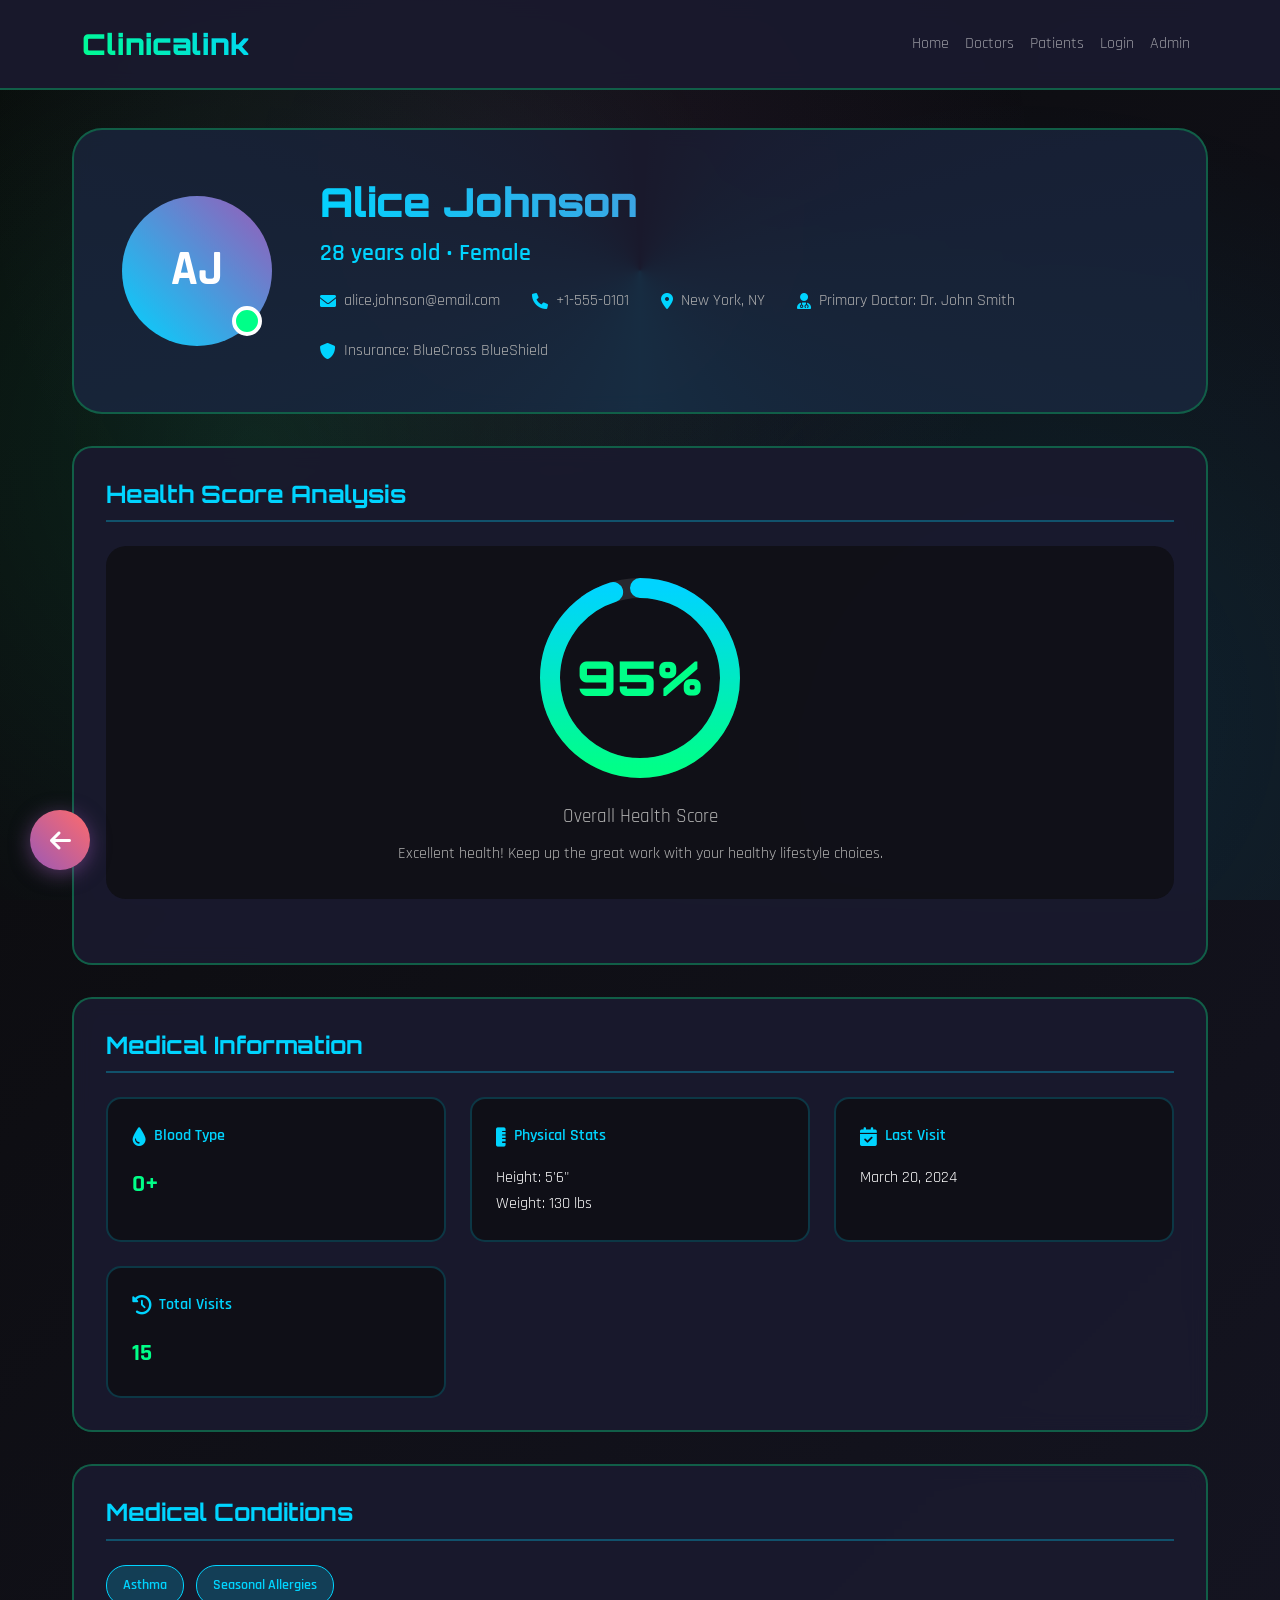
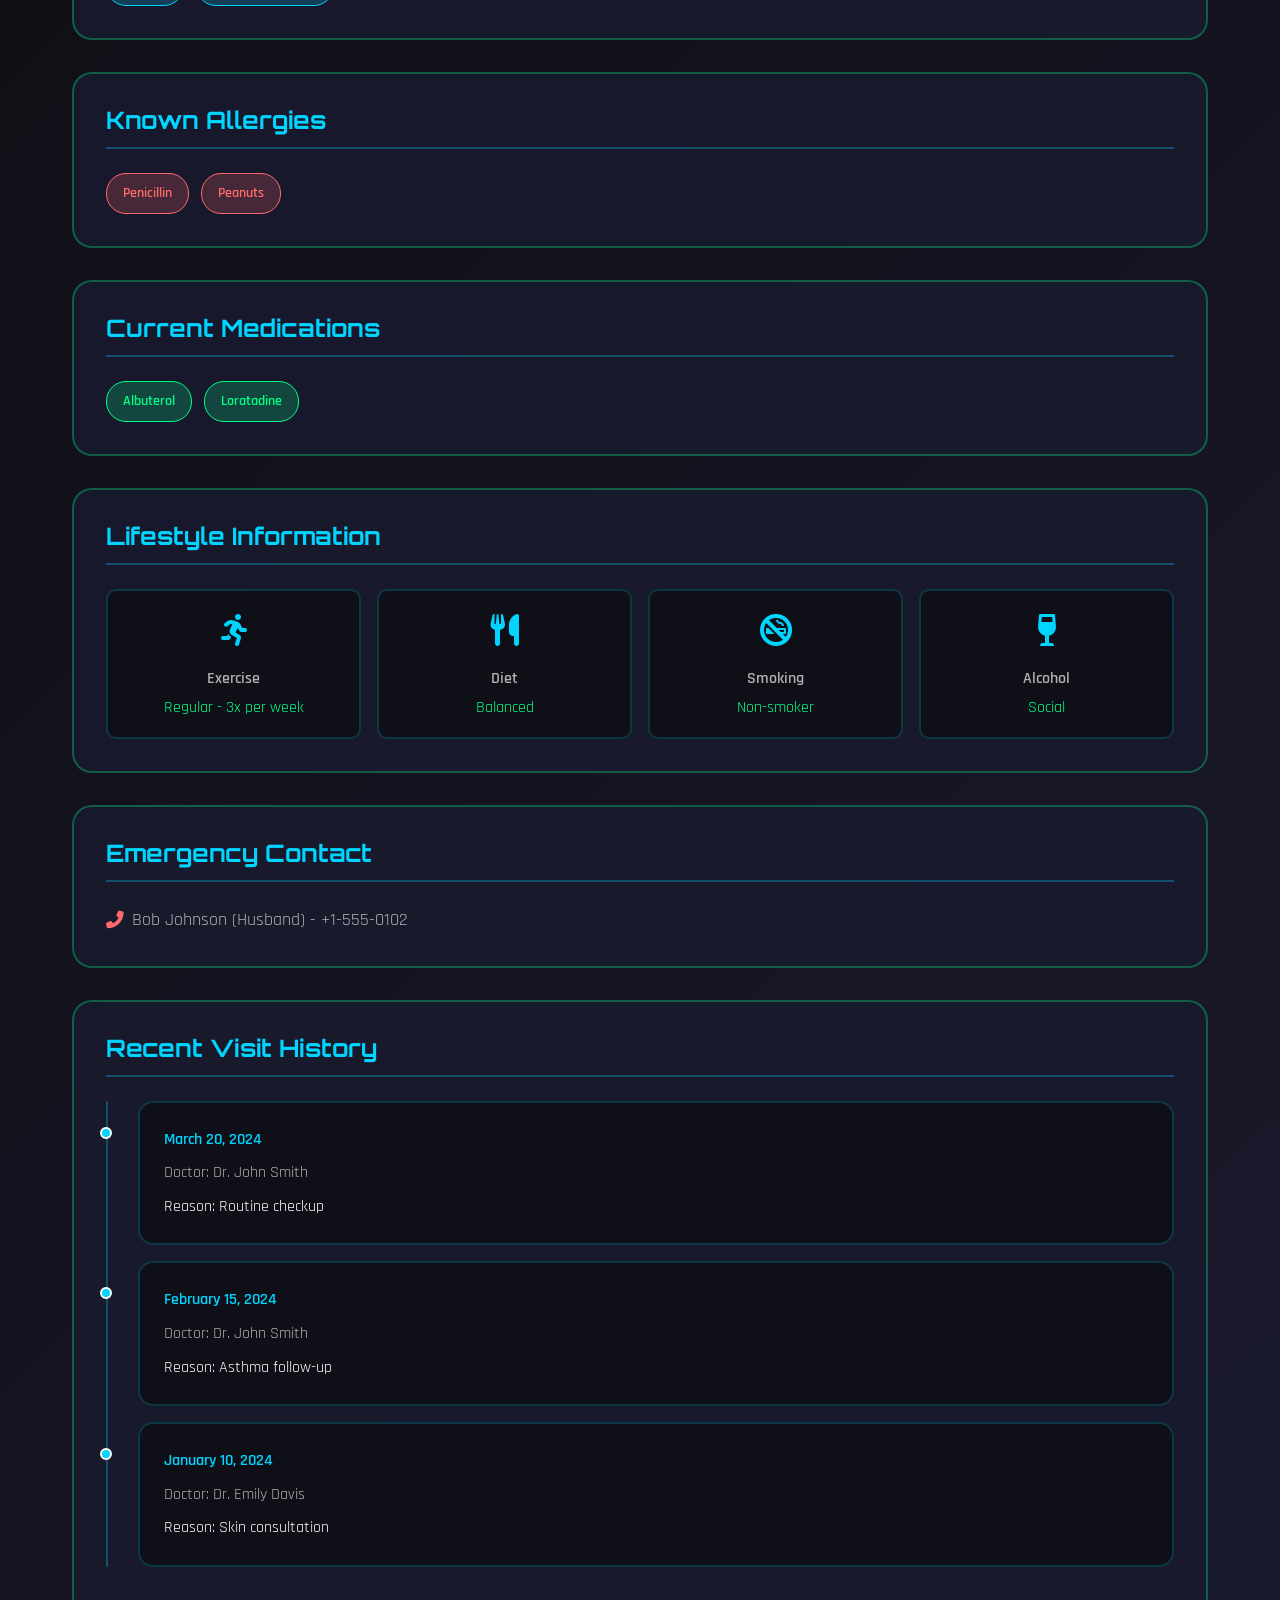
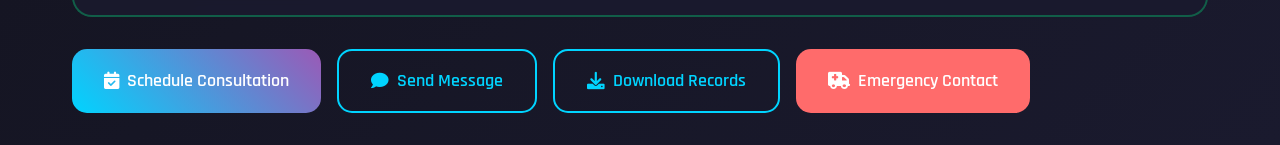
<file: patient-profile.html>
<!DOCTYPE html>
<html lang="en">
<head>
    <meta charset="UTF-8">
    <meta name="viewport" content="width=device-width, initial-scale=1.0">
    <title>Patient Profile - Clinicalink</title>
    
    <!-- Google Fonts -->
    <link href="https://fonts.googleapis.com/css2?family=Orbitron:wght@400;700;900&family=Rajdhani:wght@300;400;500;600;700&display=swap" rel="stylesheet">
    
    <!-- Bootstrap CSS -->
    <link href="https://cdn.jsdelivr.net/npm/bootstrap@5.3.0/dist/css/bootstrap.min.css" rel="stylesheet">
    <!-- Font Awesome -->
    <link href="https://cdnjs.cloudflare.com/ajax/libs/font-awesome/6.0.0/css/all.min.css" rel="stylesheet">
    
    <style>
        :root {
            --neon-green: #00ff88;
            --neon-blue: #00d4ff;
            --dark-bg: #0a0a0a;
            --card-bg: #1a1a2e;
            --text-primary: #ffffff;
            --text-secondary: #b0b0b0;
            --accent-purple: #9b59b6;
            --accent-orange: #ff6b6b;
        }

        * {
            margin: 0;
            padding: 0;
            box-sizing: border-box;
        }

        body {
            font-family: 'Rajdhani', sans-serif;
            background: linear-gradient(135deg, #0a0a0a 0%, #1a1a2e 100%);
            color: var(--text-primary);
            overflow-x: hidden;
            line-height: 1.6;
        }

        /* Animated Background */
        .animated-bg {
            position: fixed;
            top: 0;
            left: 0;
            width: 100%;
            height: 100%;
            z-index: -1;
            background: 
                radial-gradient(circle at 20% 50%, rgba(0, 255, 136, 0.1) 0%, transparent 50%),
                radial-gradient(circle at 80% 80%, rgba(0, 212, 255, 0.1) 0%, transparent 50%),
                radial-gradient(circle at 40% 20%, rgba(155, 89, 182, 0.1) 0%, transparent 50%);
            animation: backgroundPulse 10s ease-in-out infinite;
        }

        @keyframes backgroundPulse {
            0%, 100% { opacity: 0.8; }
            50% { opacity: 1; }
        }

        /* Navigation */
        .navbar {
            background: rgba(26, 26, 46, 0.95);
            backdrop-filter: blur(10px);
            border-bottom: 2px solid rgba(0, 255, 136, 0.3);
            padding: 1rem 0;
            position: fixed;
            width: 100%;
            top: 0;
            z-index: 1000;
            transition: all 0.3s ease;
        }

        .navbar-brand {
            font-family: 'Orbitron', monospace;
            font-size: 1.8rem;
            font-weight: 900;
            background: linear-gradient(45deg, var(--neon-green), var(--neon-blue));
            -webkit-background-clip: text;
            -webkit-text-fill-color: transparent;
            background-clip: text;
        }

        /* Main Container */
        .main-container {
            margin-top: 6rem;
            padding: 2rem;
            max-width: 1200px;
            margin-left: auto;
            margin-right: auto;
        }

        /* Profile Header */
        .profile-header {
            background: rgba(26, 26, 46, 0.95);
            border: 2px solid rgba(0, 255, 136, 0.3);
            border-radius: 30px;
            padding: 3rem;
            margin-bottom: 2rem;
            backdrop-filter: blur(10px);
            position: relative;
            overflow: hidden;
        }

        .profile-header::before {
            content: '';
            position: absolute;
            top: -50%;
            left: -50%;
            width: 200%;
            height: 200%;
            background: conic-gradient(from 0deg, transparent, rgba(0, 212, 255, 0.1), transparent);
            animation: rotate 10s linear infinite;
            z-index: -1;
        }

        @keyframes rotate {
            0% { transform: rotate(0deg); }
            100% { transform: rotate(360deg); }
        }

        .patient-profile-header {
            display: flex;
            align-items: center;
            gap: 3rem;
            flex-wrap: wrap;
        }

        .patient-avatar-large {
            width: 150px;
            height: 150px;
            border-radius: 50%;
            background: linear-gradient(45deg, var(--neon-blue), var(--accent-purple));
            display: flex;
            align-items: center;
            justify-content: center;
            font-size: 3rem;
            font-weight: bold;
            color: white;
            position: relative;
            flex-shrink: 0;
        }

        .status-indicator-large {
            position: absolute;
            bottom: 10px;
            right: 10px;
            width: 30px;
            height: 30px;
            border-radius: 50%;
            border: 4px solid white;
            animation: pulse 2s infinite;
        }

        .status-online {
            background: var(--neon-green);
        }

        .status-offline {
            background: var(--accent-orange);
        }

        .status-away {
            background: var(--warning-color);
        }

        @keyframes pulse {
            0%, 100% { opacity: 1; }
            50% { opacity: 0.5; }
        }

        .patient-info-main {
            flex: 1;
        }

        .patient-name {
            font-family: 'Orbitron', monospace;
            font-size: 2.5rem;
            font-weight: 900;
            background: linear-gradient(45deg, var(--neon-blue), var(--accent-purple));
            -webkit-background-clip: text;
            -webkit-text-fill-color: transparent;
            background-clip: text;
            margin-bottom: 0.5rem;
        }

        .patient-age-gender {
            font-size: 1.5rem;
            color: var(--neon-blue);
            font-weight: 600;
            margin-bottom: 1rem;
        }

        .patient-meta {
            display: flex;
            flex-wrap: wrap;
            gap: 2rem;
            margin-bottom: 1.5rem;
        }

        .meta-item {
            display: flex;
            align-items: center;
            color: var(--text-secondary);
        }

        .meta-item i {
            color: var(--neon-blue);
            margin-right: 0.5rem;
        }

        /* Content Sections */
        .content-section {
            background: rgba(26, 26, 46, 0.95);
            border: 2px solid rgba(0, 255, 136, 0.3);
            border-radius: 20px;
            padding: 2rem;
            margin-bottom: 2rem;
            backdrop-filter: blur(10px);
        }

        .section-title {
            font-family: 'Orbitron', monospace;
            font-size: 1.5rem;
            font-weight: 700;
            color: var(--neon-blue);
            margin-bottom: 1.5rem;
            padding-bottom: 0.75rem;
            border-bottom: 2px solid rgba(0, 212, 255, 0.3);
        }

        /* Health Score Section */
        .health-score-display {
            text-align: center;
            padding: 2rem;
            background: rgba(10, 10, 10, 0.6);
            border-radius: 20px;
            margin-bottom: 2rem;
        }

        .score-circle {
            width: 200px;
            height: 200px;
            margin: 0 auto 1.5rem;
            position: relative;
        }

        .score-circle svg {
            transform: rotate(-90deg);
        }

        .score-text {
            position: absolute;
            top: 50%;
            left: 50%;
            transform: translate(-50%, -50%);
            font-family: 'Orbitron', monospace;
            font-size: 3rem;
            font-weight: 900;
            color: var(--neon-green);
        }

        .score-label {
            font-size: 1.2rem;
            color: var(--text-secondary);
            margin-bottom: 0.5rem;
        }

        .score-description {
            color: var(--text-secondary);
            font-size: 1rem;
        }

        /* Medical Info Grid */
        .medical-grid {
            display: grid;
            grid-template-columns: repeat(auto-fit, minmax(250px, 1fr));
            gap: 1.5rem;
        }

        .medical-card {
            background: rgba(10, 10, 10, 0.6);
            border: 2px solid rgba(0, 212, 255, 0.2);
            border-radius: 15px;
            padding: 1.5rem;
            transition: all 0.3s ease;
        }

        .medical-card:hover {
            border-color: var(--neon-blue);
            transform: translateY(-5px);
        }

        .medical-card-title {
            color: var(--neon-blue);
            font-weight: 600;
            margin-bottom: 1rem;
            display: flex;
            align-items: center;
            gap: 0.5rem;
        }

        .medical-card-title i {
            font-size: 1.2rem;
        }

        /* Condition Tags */
        .condition-tags {
            display: flex;
            flex-wrap: wrap;
            gap: 0.75rem;
        }

        .condition-tag {
            background: rgba(0, 212, 255, 0.2);
            border: 1px solid var(--neon-blue);
            color: var(--neon-blue);
            padding: 0.5rem 1rem;
            border-radius: 20px;
            font-size: 0.9rem;
            font-weight: 600;
        }

        .allergy-tag {
            background: rgba(255, 107, 107, 0.2);
            border: 1px solid var(--accent-orange);
            color: var(--accent-orange);
        }

        .medication-tag {
            background: rgba(0, 255, 136, 0.2);
            border: 1px solid var(--neon-green);
            color: var(--neon-green);
        }

        /* Lifestyle Section */
        .lifestyle-grid {
            display: grid;
            grid-template-columns: repeat(auto-fit, minmax(200px, 1fr));
            gap: 1rem;
        }

        .lifestyle-item {
            background: rgba(10, 10, 10, 0.6);
            border: 2px solid rgba(0, 212, 255, 0.2);
            border-radius: 10px;
            padding: 1rem;
            text-align: center;
        }

        .lifestyle-icon {
            font-size: 2rem;
            color: var(--neon-blue);
            margin-bottom: 0.5rem;
        }

        .lifestyle-label {
            font-weight: 600;
            color: var(--text-secondary);
            margin-bottom: 0.25rem;
        }

        .lifestyle-value {
            color: var(--neon-green);
        }

        /* Visit History */
        .visit-timeline {
            position: relative;
            padding-left: 2rem;
        }

        .visit-timeline::before {
            content: '';
            position: absolute;
            left: 0;
            top: 0;
            bottom: 0;
            width: 2px;
            background: rgba(0, 212, 255, 0.3);
        }

        .visit-item {
            position: relative;
            padding: 1.5rem;
            background: rgba(10, 10, 10, 0.6);
            border: 2px solid rgba(0, 212, 255, 0.2);
            border-radius: 15px;
            margin-bottom: 1rem;
        }

        .visit-item::before {
            content: '';
            position: absolute;
            left: -2.5rem;
            top: 1.5rem;
            width: 12px;
            height: 12px;
            border-radius: 50%;
            background: var(--neon-blue);
            border: 2px solid white;
        }

        .visit-date {
            color: var(--neon-blue);
            font-weight: 600;
            margin-bottom: 0.5rem;
        }

        .visit-doctor {
            color: var(--text-secondary);
            margin-bottom: 0.5rem;
        }

        .visit-reason {
            color: var(--text-primary);
        }

        /* Emergency Alert */
        .emergency-alert {
            background: rgba(255, 107, 107, 0.2);
            border: 2px solid var(--accent-orange);
            border-radius: 15px;
            padding: 1.5rem;
            margin-bottom: 2rem;
            display: flex;
            align-items: center;
            gap: 1rem;
        }

        .emergency-icon {
            font-size: 2rem;
            color: var(--accent-orange);
            animation: emergencyPulse 2s infinite;
        }

        @keyframes emergencyPulse {
            0%, 100% { 
                color: var(--accent-orange);
                transform: scale(1);
            }
            50% { 
                color: #ff4444;
                transform: scale(1.1);
            }
        }

        /* Action Buttons */
        .action-buttons {
            display: flex;
            gap: 1rem;
            margin-top: 2rem;
            flex-wrap: wrap;
        }

        .btn-action {
            padding: 1rem 2rem;
            border: none;
            border-radius: 15px;
            font-weight: 600;
            font-size: 1.1rem;
            text-decoration: none;
            transition: all 0.3s ease;
            cursor: pointer;
            display: inline-flex;
            align-items: center;
            gap: 0.5rem;
        }

        .btn-primary {
            background: linear-gradient(45deg, var(--neon-blue), var(--accent-purple));
            color: white;
        }

        .btn-primary:hover {
            transform: translateY(-3px);
            box-shadow: 0 10px 30px rgba(0, 212, 255, 0.5);
            color: white;
        }

        .btn-secondary {
            background: transparent;
            border: 2px solid var(--neon-blue);
            color: var(--neon-blue);
        }

        .btn-secondary:hover {
            background: var(--neon-blue);
            color: white;
        }

        .btn-emergency {
            background: var(--accent-orange);
            color: white;
        }

        .btn-emergency:hover {
            background: #ff4444;
            transform: translateY(-3px);
            box-shadow: 0 10px 30px rgba(255, 107, 107, 0.5);
            color: white;
        }

        /* Back Button */
        .back-button {
            position: fixed;
            bottom: 30px;
            left: 30px;
            background: linear-gradient(45deg, var(--accent-purple), var(--accent-orange));
            border: none;
            border-radius: 50%;
            width: 60px;
            height: 60px;
            display: flex;
            align-items: center;
            justify-content: center;
            color: white;
            font-size: 1.5rem;
            cursor: pointer;
            transition: all 0.3s ease;
            z-index: 999;
            box-shadow: 0 4px 20px rgba(155, 89, 182, 0.5);
            text-decoration: none;
        }

        .back-button:hover {
            transform: scale(1.1);
            box-shadow: 0 6px 30px rgba(155, 89, 182, 0.7);
            color: white;
            text-decoration: none;
        }

        /* Responsive */
        @media (max-width: 768px) {
            .patient-profile-header {
                flex-direction: column;
                text-align: center;
                gap: 2rem;
            }

            .patient-meta {
                justify-content: center;
            }

            .medical-grid {
                grid-template-columns: 1fr;
            }

            .action-buttons {
                flex-direction: column;
            }

            .patient-name {
                font-size: 2rem;
            }
        }
    </style>
</head>
<body>
    <!-- Animated Background -->
    <div class="animated-bg"></div>

    <!-- Navigation -->
    <nav class="navbar navbar-expand-lg navbar-dark">
        <div class="container">
            <a class="navbar-brand" href="index.html">
                Clinicalink
            </a>
            
            <div class="navbar-nav ms-auto">
                <a class="nav-link" href="index.html">Home</a>
                <a class="nav-link" href="doctors.html">Doctors</a>
                <a class="nav-link" href="patients.html">Patients</a>
                <a class="nav-link" href="login.html">Login</a>
                <a class="nav-link" href="admin.html">Admin</a>
            </div>
        </div>
    </nav>

    <!-- Main Container -->
    <div class="main-container">
        <!-- Emergency Alert (if applicable) -->
        <div class="emergency-alert" id="emergencyAlert" style="display: none;">
            <div class="emergency-icon">
                <i class="fas fa-exclamation-triangle"></i>
            </div>
            <div>
                <h5 class="mb-1">Emergency Contact Required</h5>
                <p class="mb-0">This patient requires immediate attention. Contact emergency services.</p>
            </div>
        </div>

        <!-- Profile Header -->
        <div class="profile-header">
            <div class="patient-profile-header">
                <div class="patient-avatar-large">
                    <span id="patientInitials">PA</span>
                    <div class="status-indicator-large" id="statusIndicator"></div>
                </div>
                <div class="patient-info-main">
                    <h1 class="patient-name" id="patientName">Loading...</h1>
                    <div class="patient-age-gender" id="patientAgeGender">Loading...</div>
                    <div class="patient-meta">
                        <div class="meta-item">
                            <i class="fas fa-envelope"></i>
                            <span id="patientEmail">Loading...</span>
                        </div>
                        <div class="meta-item">
                            <i class="fas fa-phone"></i>
                            <span id="patientPhone">Loading...</span>
                        </div>
                        <div class="meta-item">
                            <i class="fas fa-map-marker-alt"></i>
                            <span id="patientLocation">Loading...</span>
                        </div>
                        <div class="meta-item">
                            <i class="fas fa-user-md"></i>
                            <span>Primary Doctor: <span id="primaryDoctor">Loading...</span></span>
                        </div>
                    </div>
                    <div class="meta-item">
                        <i class="fas fa-shield-alt"></i>
                        <span>Insurance: <span id="patientInsurance">Loading...</span></span>
                    </div>
                </div>
            </div>
        </div>

        <!-- Health Score Section -->
        <div class="content-section">
            <h2 class="section-title">Health Score Analysis</h2>
            <div class="health-score-display">
                <div class="score-circle">
                    <svg width="200" height="200">
                        <circle cx="100" cy="100" r="90" fill="none" stroke="rgba(255,255,255,0.1)" stroke-width="20"/>
                        <circle id="scoreProgress" cx="100" cy="100" r="90" fill="none" stroke="url(#gradient)" stroke-width="20" 
                                stroke-dasharray="565.48" stroke-dashoffset="565.48" stroke-linecap="round"/>
                        <defs>
                            <linearGradient id="gradient">
                                <stop offset="0%" stop-color="#00ff88"/>
                                <stop offset="100%" stop-color="#00d4ff"/>
                            </linearGradient>
                        </defs>
                    </svg>
                    <div class="score-text" id="healthScoreDisplay">0%</div>
                </div>
                <div class="score-label">Overall Health Score</div>
                <div class="score-description" id="healthScoreDescription">Loading...</div>
            </div>
        </div>

        <!-- Medical Information -->
        <div class="content-section">
            <h2 class="section-title">Medical Information</h2>
            <div class="medical-grid">
                <div class="medical-card">
                    <div class="medical-card-title">
                        <i class="fas fa-tint"></i>
                        Blood Type
                    </div>
                    <div style="font-size: 1.5rem; color: var(--neon-green); font-weight: bold;" id="bloodType">Loading...</div>
                </div>
                
                <div class="medical-card">
                    <div class="medical-card-title">
                        <i class="fas fa-ruler-vertical"></i>
                        Physical Stats
                    </div>
                    <div id="physicalStats">Loading...</div>
                </div>
                
                <div class="medical-card">
                    <div class="medical-card-title">
                        <i class="fas fa-calendar-check"></i>
                        Last Visit
                    </div>
                    <div id="lastVisit">Loading...</div>
                </div>
                
                <div class="medical-card">
                    <div class="medical-card-title">
                        <i class="fas fa-history"></i>
                        Total Visits
                    </div>
                    <div style="font-size: 1.5rem; color: var(--neon-green); font-weight: bold;" id="totalVisits">0</div>
                </div>
            </div>
        </div>

        <!-- Medical Conditions -->
        <div class="content-section">
            <h2 class="section-title">Medical Conditions</h2>
            <div class="condition-tags" id="conditionsList">
                <!-- Conditions will be loaded here -->
            </div>
        </div>

        <!-- Allergies -->
        <div class="content-section">
            <h2 class="section-title">Known Allergies</h2>
            <div class="condition-tags" id="allergiesList">
                <!-- Allergies will be loaded here -->
            </div>
        </div>

        <!-- Current Medications -->
        <div class="content-section">
            <h2 class="section-title">Current Medications</h2>
            <div class="condition-tags" id="medicationsList">
                <!-- Medications will be loaded here -->
            </div>
        </div>

        <!-- Lifestyle Information -->
        <div class="content-section">
            <h2 class="section-title">Lifestyle Information</h2>
            <div class="lifestyle-grid" id="lifestyleGrid">
                <!-- Lifestyle items will be loaded here -->
            </div>
        </div>

        <!-- Emergency Contact -->
        <div class="content-section">
            <h2 class="section-title">Emergency Contact</h2>
            <div class="meta-item" style="font-size: 1.1rem;">
                <i class="fas fa-phone-alt" style="color: var(--accent-orange);"></i>
                <span id="emergencyContact">Loading...</span>
            </div>
        </div>

        <!-- Visit History -->
        <div class="content-section">
            <h2 class="section-title">Recent Visit History</h2>
            <div class="visit-timeline" id="visitHistory">
                <!-- Visit history will be loaded here -->
            </div>
        </div>

        <!-- Action Buttons -->
        <div class="action-buttons">
            <button class="btn-action btn-primary" onclick="scheduleConsultation()">
                <i class="fas fa-calendar-check"></i>
                Schedule Consultation
            </button>
            <button class="btn-action btn-secondary" onclick="sendMessage()">
                <i class="fas fa-comment"></i>
                Send Message
            </button>
            <button class="btn-action btn-secondary" onclick="downloadRecords()">
                <i class="fas fa-download"></i>
                Download Records
            </button>
            <button class="btn-action btn-emergency" onclick="emergencyContact()">
                <i class="fas fa-ambulance"></i>
                Emergency Contact
            </button>
        </div>
    </div>

    <!-- Back Button -->
    <a href="javascript:history.back()" class="back-button" title="Go Back">
        <i class="fas fa-arrow-left"></i>
    </a>

    <!-- Bootstrap JS -->
    <script src="https://cdn.jsdelivr.net/npm/bootstrap@5.3.0/dist/js/bootstrap.bundle.min.js"></script>
    
    <script>
        let currentPatient = null;

        // Initialize page
        document.addEventListener('DOMContentLoaded', function() {
            loadPatientProfile();
        });

        // Load patient profile from localStorage or use default
        function loadPatientProfile() {
            const storedPatient = localStorage.getItem('patientProfile');
            
            if (storedPatient) {
                currentPatient = JSON.parse(storedPatient);
            } else {
                // Default patient data
                currentPatient = {
                    id: 1,
                    name: "Alice Johnson",
                    age: 28,
                    gender: "Female",
                    email: "alice.johnson@email.com",
                    phone: "+1-555-0101",
                    location: "New York, NY",
                    status: "online",
                    healthScore: 95,
                    bloodType: "O+",
                    height: "5'6\"",
                    weight: "130 lbs",
                    allergies: ["Penicillin", "Peanuts"],
                    conditions: ["Asthma", "Seasonal Allergies"],
                    medications: ["Albuterol", "Loratadine"],
                    lastVisit: "2024-03-20",
                    totalVisits: 15,
                    emergencyContact: "Bob Johnson (Husband) - +1-555-0102",
                    insurance: "BlueCross BlueShield",
                    doctor: "Dr. John Smith",
                    membershipLevel: "Gold",
                    joinDate: "2023-01-15",
                    emergency: false,
                    notes: "Patient responds well to treatment. Prefers online consultations.",
                    lifestyle: {
                        exercise: "Regular - 3x per week",
                        diet: "Balanced",
                        smoking: "Non-smoker",
                        alcohol: "Social"
                    },
                    visitHistory: [
                        { date: "2024-03-20", doctor: "Dr. John Smith", reason: "Routine checkup" },
                        { date: "2024-02-15", doctor: "Dr. John Smith", reason: "Asthma follow-up" },
                        { date: "2024-01-10", doctor: "Dr. Emily Davis", reason: "Skin consultation" }
                    ]
                };
            }
            
            renderPatientProfile();
        }

        // Render patient profile
        function renderPatientProfile() {
            // Basic info
            document.getElementById('patientInitials').textContent = currentPatient.name.split(' ').map(n => n[0]).join('');
            document.getElementById('patientName').textContent = currentPatient.name;
            document.getElementById('patientAgeGender').textContent = `${currentPatient.age} years old • ${currentPatient.gender}`;
            document.getElementById('patientEmail').textContent = currentPatient.email;
            document.getElementById('patientPhone').textContent = currentPatient.phone;
            document.getElementById('patientLocation').textContent = currentPatient.location;
            document.getElementById('primaryDoctor').textContent = currentPatient.doctor;
            document.getElementById('patientInsurance').textContent = currentPatient.insurance;
            
            // Status
            const statusIndicator = document.getElementById('statusIndicator');
            statusIndicator.className = `status-indicator-large status-${currentPatient.status}`;
            
            // Emergency alert
            if (currentPatient.emergency) {
                document.getElementById('emergencyAlert').style.display = 'flex';
            }
            
            // Health score
            renderHealthScore();
            
            // Medical info
            document.getElementById('bloodType').textContent = currentPatient.bloodType;
            document.getElementById('physicalStats').innerHTML = `
                <div>Height: ${currentPatient.height}</div>
                <div>Weight: ${currentPatient.weight}</div>
            `;
            document.getElementById('lastVisit').textContent = formatDate(currentPatient.lastVisit);
            document.getElementById('totalVisits').textContent = currentPatient.totalVisits;
            
            // Medical conditions
            const conditionsList = document.getElementById('conditionsList');
            conditionsList.innerHTML = currentPatient.conditions.map(condition => 
                `<span class="condition-tag">${condition}</span>`
            ).join('');
            
            // Allergies
            const allergiesList = document.getElementById('allergiesList');
            allergiesList.innerHTML = currentPatient.allergies.map(allergy => 
                `<span class="condition-tag allergy-tag">${allergy}</span>`
            ).join('');
            
            // Medications
            const medicationsList = document.getElementById('medicationsList');
            medicationsList.innerHTML = currentPatient.medications.map(medication => 
                `<span class="condition-tag medication-tag">${medication}</span>`
            ).join('');
            
            // Lifestyle
            renderLifestyle();
            
            // Emergency contact
            document.getElementById('emergencyContact').textContent = currentPatient.emergencyContact;
            
            // Visit history
            renderVisitHistory();
        }

        // Render health score with animation
        function renderHealthScore() {
            const score = currentPatient.healthScore;
            const circumference = 2 * Math.PI * 90;
            const offset = circumference - (score / 100) * circumference;
            
            document.getElementById('healthScoreDisplay').textContent = `${score}%`;
            document.getElementById('scoreProgress').style.strokeDashoffset = offset;
            
            // Description based on score
            let description = '';
            if (score >= 90) {
                description = 'Excellent health! Keep up the great work with your healthy lifestyle choices.';
            } else if (score >= 70) {
                description = 'Good health status. Continue with current health practices and regular checkups.';
            } else if (score >= 50) {
                description = 'Fair health condition. Consider improving lifestyle habits and follow medical advice.';
            } else {
                description = 'Health needs attention. Please consult with your healthcare provider regularly.';
            }
            
            document.getElementById('healthScoreDescription').textContent = description;
        }

        // Render lifestyle information
        function renderLifestyle() {
            const lifestyleGrid = document.getElementById('lifestyleGrid');
            const lifestyleItems = [
                { icon: 'fa-running', label: 'Exercise', value: currentPatient.lifestyle.exercise },
                { icon: 'fa-utensils', label: 'Diet', value: currentPatient.lifestyle.diet },
                { icon: 'fa-smoking-ban', label: 'Smoking', value: currentPatient.lifestyle.smoking },
                { icon: 'fa-wine-glass', label: 'Alcohol', value: currentPatient.lifestyle.alcohol }
            ];
            
            lifestyleGrid.innerHTML = lifestyleItems.map(item => `
                <div class="lifestyle-item">
                    <div class="lifestyle-icon">
                        <i class="fas ${item.icon}"></i>
                    </div>
                    <div class="lifestyle-label">${item.label}</div>
                    <div class="lifestyle-value">${item.value}</div>
                </div>
            `).join('');
        }

        // Render visit history
        function renderVisitHistory() {
            const visitHistory = document.getElementById('visitHistory');
            const visits = currentPatient.visitHistory || [];
            
            visitHistory.innerHTML = visits.map(visit => `
                <div class="visit-item">
                    <div class="visit-date">${formatDate(visit.date)}</div>
                    <div class="visit-doctor">Doctor: ${visit.doctor}</div>
                    <div class="visit-reason">Reason: ${visit.reason}</div>
                </div>
            `).join('');
        }

        // Format date
        function formatDate(dateString) {
            const options = { year: 'numeric', month: 'long', day: 'numeric' };
            return new Date(dateString).toLocaleDateString(undefined, options);
        }

        // Action functions
        function scheduleConsultation() {
            localStorage.setItem('selectedPatient', JSON.stringify(currentPatient));
            window.location.href = 'book-appointment.html';
        }

        function sendMessage() {
            localStorage.setItem('messagePatient', JSON.stringify(currentPatient));
            window.location.href = 'messages.html';
        }

        function downloadRecords() {
            alert('Medical records download functionality would be implemented here with PDF generation.');
        }

        function emergencyContact() {
            if (confirm(`Call emergency contact: ${currentPatient.emergencyContact}?`)) {
                alert(`Would initiate call to ${currentPatient.emergencyContact}`);
            }
        }
    </script>
</body>
</html>
</file>
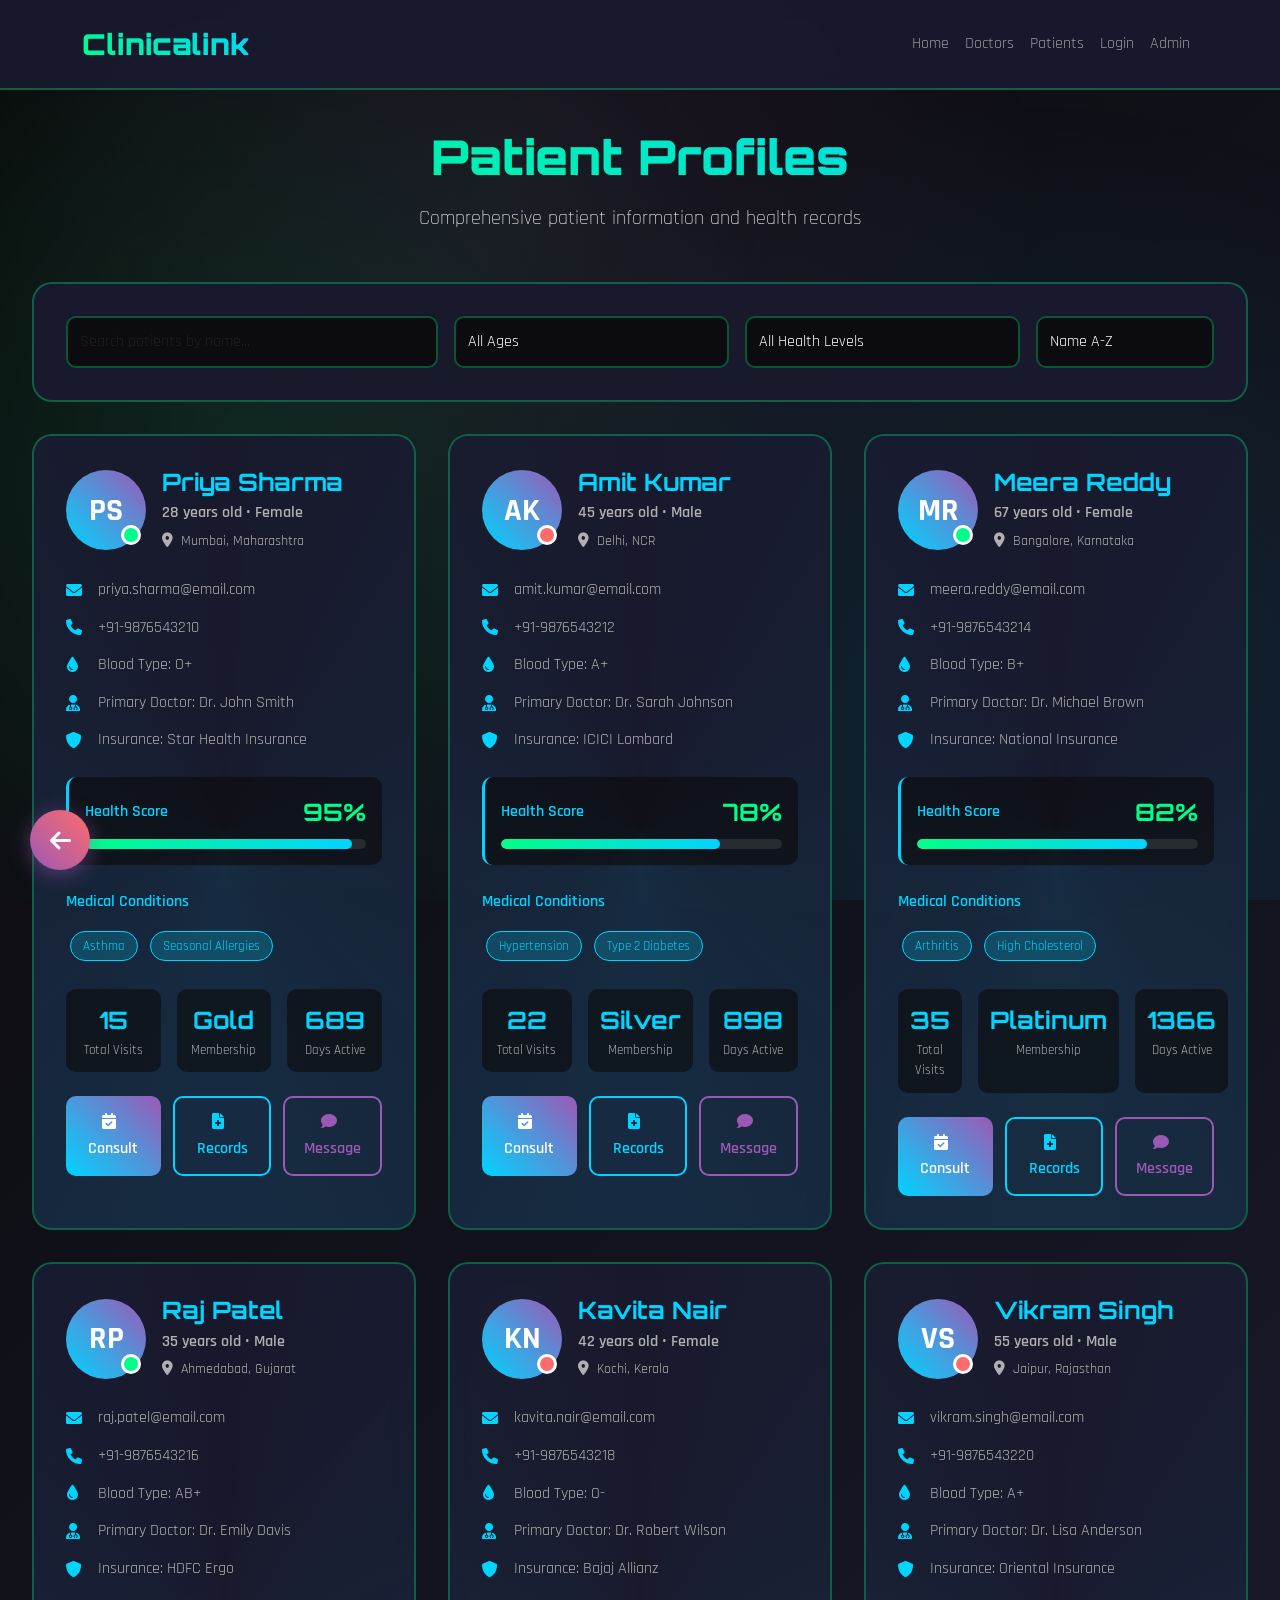
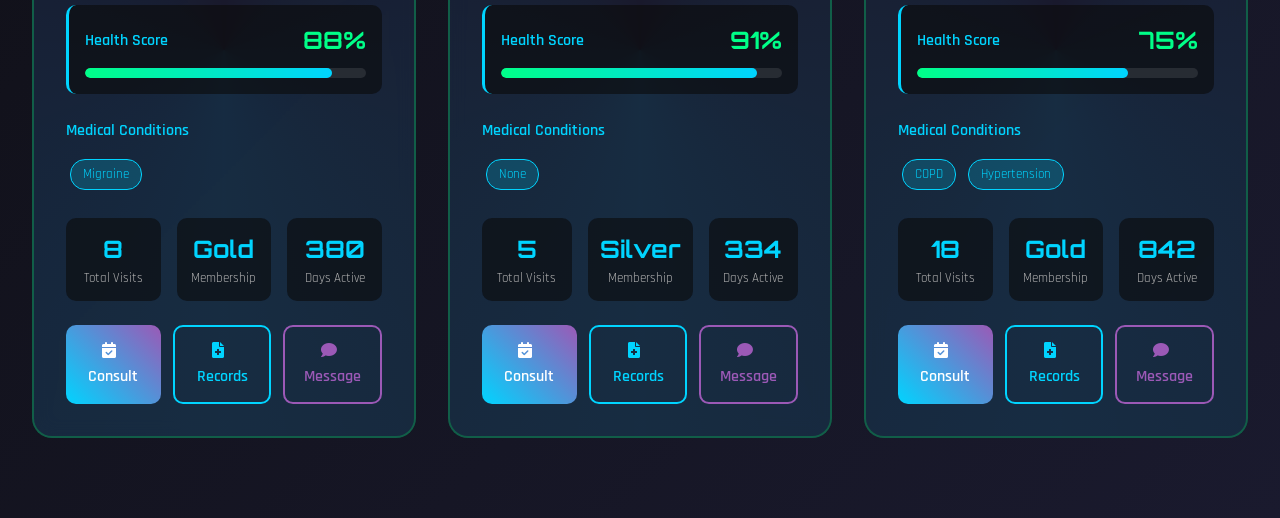
<file: patients.html>
<!DOCTYPE html>
<html lang="en">
<head>
    <meta charset="UTF-8">
    <meta name="viewport" content="width=device-width, initial-scale=1.0">
    <title>Patients - Clinicalink</title>
    
    <!-- Google Fonts -->
    <link href="https://fonts.googleapis.com/css2?family=Orbitron:wght@400;700;900&family=Rajdhani:wght@300;400;500;600;700&display=swap" rel="stylesheet">
    
    <!-- Bootstrap CSS -->
    <link href="https://cdn.jsdelivr.net/npm/bootstrap@5.3.0/dist/css/bootstrap.min.css" rel="stylesheet">
    <!-- Font Awesome -->
    <link href="https://cdnjs.cloudflare.com/ajax/libs/font-awesome/6.0.0/css/all.min.css" rel="stylesheet">
    
    <style>
        :root {
            --neon-green: #00ff88;
            --neon-blue: #00d4ff;
            --dark-bg: #0a0a0a;
            --card-bg: #1a1a2e;
            --text-primary: #ffffff;
            --text-secondary: #b0b0b0;
            --accent-purple: #9b59b6;
            --accent-orange: #ff6b6b;
        }

        * {
            margin: 0;
            padding: 0;
            box-sizing: border-box;
        }

        body {
            font-family: 'Rajdhani', sans-serif;
            background: linear-gradient(135deg, #0a0a0a 0%, #1a1a2e 100%);
            color: var(--text-primary);
            overflow-x: hidden;
            line-height: 1.6;
        }

        /* Animated Background */
        .animated-bg {
            position: fixed;
            top: 0;
            left: 0;
            width: 100%;
            height: 100%;
            z-index: -1;
            background: 
                radial-gradient(circle at 20% 50%, rgba(0, 255, 136, 0.1) 0%, transparent 50%),
                radial-gradient(circle at 80% 80%, rgba(0, 212, 255, 0.1) 0%, transparent 50%),
                radial-gradient(circle at 40% 20%, rgba(155, 89, 182, 0.1) 0%, transparent 50%);
            animation: backgroundPulse 10s ease-in-out infinite;
        }

        @keyframes backgroundPulse {
            0%, 100% { opacity: 0.8; }
            50% { opacity: 1; }
        }

        /* Navigation */
        .navbar {
            background: rgba(26, 26, 46, 0.95);
            backdrop-filter: blur(10px);
            border-bottom: 2px solid rgba(0, 255, 136, 0.3);
            padding: 1rem 0;
            position: fixed;
            width: 100%;
            top: 0;
            z-index: 1000;
            transition: all 0.3s ease;
        }

        .navbar-brand {
            font-family: 'Orbitron', monospace;
            font-size: 1.8rem;
            font-weight: 900;
            background: linear-gradient(45deg, var(--neon-green), var(--neon-blue));
            -webkit-background-clip: text;
            -webkit-text-fill-color: transparent;
            background-clip: text;
        }

        /* Main Container */
        .main-container {
            margin-top: 6rem;
            padding: 2rem;
        }

        /* Page Header */
        .page-header {
            text-align: center;
            margin-bottom: 3rem;
        }

        .page-title {
            font-family: 'Orbitron', monospace;
            font-size: 3rem;
            font-weight: 900;
            background: linear-gradient(45deg, var(--neon-green), var(--neon-blue));
            -webkit-background-clip: text;
            -webkit-text-fill-color: transparent;
            background-clip: text;
            margin-bottom: 1rem;
        }

        /* Filter Section */
        .filter-section {
            background: rgba(26, 26, 46, 0.95);
            border: 2px solid rgba(0, 255, 136, 0.3);
            border-radius: 20px;
            padding: 2rem;
            margin-bottom: 2rem;
            backdrop-filter: blur(10px);
        }

        .filter-control {
            background: rgba(10, 10, 10, 0.8);
            border: 2px solid rgba(0, 255, 136, 0.3);
            border-radius: 10px;
            color: var(--text-primary);
            padding: 0.75rem;
            font-size: 1rem;
            transition: all 0.3s ease;
        }

        .filter-control:focus {
            border-color: var(--neon-green);
            box-shadow: 0 0 20px rgba(0, 255, 136, 0.5);
            background: rgba(10, 10, 10, 0.9);
            outline: none;
            color: var(--text-primary);
        }

        /* Patients Grid */
        .patients-grid {
            display: grid;
            grid-template-columns: repeat(auto-fill, minmax(350px, 1fr));
            gap: 2rem;
            margin-bottom: 3rem;
        }

        /* Patient Card */
        .patient-card {
            background: rgba(26, 26, 46, 0.95);
            border: 2px solid rgba(0, 255, 136, 0.3);
            border-radius: 20px;
            padding: 2rem;
            transition: all 0.3s ease;
            position: relative;
            overflow: hidden;
            backdrop-filter: blur(10px);
        }

        .patient-card::before {
            content: '';
            position: absolute;
            top: -50%;
            left: -50%;
            width: 200%;
            height: 200%;
            background: conic-gradient(from 0deg, transparent, rgba(0, 212, 255, 0.1), transparent);
            animation: rotate 10s linear infinite;
            z-index: -1;
        }

        @keyframes rotate {
            0% { transform: rotate(0deg); }
            100% { transform: rotate(360deg); }
        }

        .patient-card:hover {
            transform: translateY(-10px);
            border-color: var(--neon-blue);
            box-shadow: 0 20px 40px rgba(0, 212, 255, 0.3);
        }

        /* Patient Profile Header */
        .patient-header {
            display: flex;
            align-items: center;
            margin-bottom: 1.5rem;
            position: relative;
        }

        .patient-avatar {
            width: 80px;
            height: 80px;
            border-radius: 50%;
            background: linear-gradient(45deg, var(--neon-blue), var(--accent-purple));
            display: flex;
            align-items: center;
            justify-content: center;
            font-size: 2rem;
            font-weight: bold;
            color: white;
            margin-right: 1rem;
            position: relative;
        }

        .status-indicator {
            position: absolute;
            bottom: 5px;
            right: 5px;
            width: 20px;
            height: 20px;
            border-radius: 50%;
            border: 3px solid white;
        }

        .status-online {
            background: var(--neon-green);
            animation: pulse 2s infinite;
        }

        .status-offline {
            background: var(--accent-orange);
        }

        .status-away {
            background: var(--warning-color);
        }

        @keyframes pulse {
            0%, 100% { opacity: 1; }
            50% { opacity: 0.5; }
        }

        .patient-info h3 {
            font-family: 'Orbitron', monospace;
            font-size: 1.5rem;
            font-weight: 700;
            color: var(--neon-blue);
            margin-bottom: 0.25rem;
        }

        .patient-age {
            color: var(--text-secondary);
            font-weight: 600;
            margin-bottom: 0.25rem;
        }

        .patient-location {
            color: var(--text-secondary);
            font-size: 0.9rem;
        }

        /* Patient Details */
        .patient-details {
            margin-bottom: 1.5rem;
        }

        .detail-row {
            display: flex;
            align-items: center;
            margin-bottom: 0.75rem;
            color: var(--text-secondary);
        }

        .detail-row i {
            width: 20px;
            color: var(--neon-blue);
            margin-right: 0.75rem;
        }

        /* Health Score */
        .health-score {
            margin-bottom: 1.5rem;
            padding: 1rem;
            background: rgba(10, 10, 10, 0.6);
            border-radius: 10px;
            border-left: 3px solid var(--neon-blue);
        }

        .score-header {
            display: flex;
            justify-content: space-between;
            align-items: center;
            margin-bottom: 0.5rem;
        }

        .score-label {
            font-weight: 600;
            color: var(--neon-blue);
        }

        .score-value {
            font-family: 'Orbitron', monospace;
            font-size: 1.5rem;
            font-weight: 700;
            color: var(--neon-green);
        }

        .score-bar {
            width: 100%;
            height: 10px;
            background: rgba(255, 255, 255, 0.1);
            border-radius: 5px;
            overflow: hidden;
        }

        .score-fill {
            height: 100%;
            background: linear-gradient(90deg, var(--neon-green), var(--neon-blue));
            border-radius: 5px;
            transition: width 1s ease;
        }

        /* Medical History */
        .medical-history {
            margin-bottom: 1.5rem;
        }

        .history-title {
            font-weight: 600;
            color: var(--neon-blue);
            margin-bottom: 0.75rem;
        }

        .condition-tag {
            display: inline-block;
            padding: 0.25rem 0.75rem;
            background: rgba(0, 212, 255, 0.2);
            border: 1px solid var(--neon-blue);
            border-radius: 15px;
            font-size: 0.8rem;
            color: var(--neon-blue);
            margin: 0.25rem;
        }

        /* Patient Stats */
        .patient-stats {
            display: grid;
            grid-template-columns: repeat(3, 1fr);
            gap: 1rem;
            margin-bottom: 1.5rem;
        }

        .stat-item {
            text-align: center;
            padding: 0.75rem;
            background: rgba(10, 10, 10, 0.6);
            border-radius: 10px;
        }

        .stat-number {
            font-family: 'Orbitron', monospace;
            font-size: 1.5rem;
            font-weight: 700;
            color: var(--neon-blue);
        }

        .stat-label {
            font-size: 0.8rem;
            color: var(--text-secondary);
        }

        /* Action Buttons */
        .patient-actions {
            display: flex;
            gap: 0.75rem;
        }

        .btn-patient {
            flex: 1;
            padding: 0.75rem 1rem;
            border: none;
            border-radius: 10px;
            font-weight: 600;
            text-align: center;
            text-decoration: none;
            transition: all 0.3s ease;
            cursor: pointer;
        }

        .btn-consult {
            background: linear-gradient(45deg, var(--neon-blue), var(--accent-purple));
            color: white;
        }

        .btn-consult:hover {
            transform: translateY(-2px);
            box-shadow: 0 5px 20px rgba(0, 212, 255, 0.5);
            color: white;
        }

        .btn-profile {
            background: transparent;
            border: 2px solid var(--neon-blue);
            color: var(--neon-blue);
        }

        .btn-profile:hover {
            background: var(--neon-blue);
            color: white;
        }

        .btn-message {
            background: transparent;
            border: 2px solid var(--accent-purple);
            color: var(--accent-purple);
        }

        .btn-message:hover {
            background: var(--accent-purple);
            color: white;
        }

        /* Emergency Badge */
        .emergency-badge {
            position: absolute;
            top: 10px;
            right: 10px;
            background: var(--accent-orange);
            color: white;
            padding: 0.25rem 0.75rem;
            border-radius: 20px;
            font-size: 0.7rem;
            font-weight: 600;
            text-transform: uppercase;
            animation: emergencyPulse 2s infinite;
        }

        @keyframes emergencyPulse {
            0%, 100% { 
                background: var(--accent-orange);
                transform: scale(1);
            }
            50% { 
                background: #ff4444;
                transform: scale(1.05);
            }
        }

        /* Back Button */
        .back-button {
            position: fixed;
            bottom: 30px;
            left: 30px;
            background: linear-gradient(45deg, var(--accent-purple), var(--accent-orange));
            border: none;
            border-radius: 50%;
            width: 60px;
            height: 60px;
            display: flex;
            align-items: center;
            justify-content: center;
            color: white;
            font-size: 1.5rem;
            cursor: pointer;
            transition: all 0.3s ease;
            z-index: 999;
            box-shadow: 0 4px 20px rgba(155, 89, 182, 0.5);
            text-decoration: none;
        }

        .back-button:hover {
            transform: scale(1.1);
            box-shadow: 0 6px 30px rgba(155, 89, 182, 0.7);
            color: white;
            text-decoration: none;
        }

        /* Responsive */
        @media (max-width: 768px) {
            .patients-grid {
                grid-template-columns: 1fr;
            }

            .patient-stats {
                grid-template-columns: 1fr;
            }

            .patient-actions {
                flex-direction: column;
            }

            .page-title {
                font-size: 2rem;
            }
        }
    </style>
</head>
<body>
    <!-- Animated Background -->
    <div class="animated-bg"></div>

    <!-- Navigation -->
    <nav class="navbar navbar-expand-lg navbar-dark">
        <div class="container">
            <a class="navbar-brand" href="index.html">
                Clinicalink
            </a>
            
            <div class="navbar-nav ms-auto">
                <a class="nav-link" href="index.html">Home</a>
                <a class="nav-link" href="doctors.html">Doctors</a>
                <a class="nav-link" href="patients.html">Patients</a>
                <a class="nav-link" href="login.html">Login</a>
                <a class="nav-link" href="admin.html">Admin</a>
            </div>
        </div>
    </nav>

    <!-- Main Container -->
    <div class="main-container">
        <!-- Page Header -->
        <div class="page-header">
            <h1 class="page-title">Patient Profiles</h1>
            <p class="lead">Comprehensive patient information and health records</p>
        </div>

        <!-- Filter Section -->
        <div class="filter-section">
            <div class="row g-3">
                <div class="col-md-4">
                    <input type="text" class="form-control filter-control" id="searchPatient" placeholder="Search patients by name...">
                </div>
                <div class="col-md-3">
                    <select class="form-control filter-control" id="filterAge">
                        <option value="">All Ages</option>
                        <option value="0-18">Children (0-18)</option>
                        <option value="19-35">Young Adults (19-35)</option>
                        <option value="36-50">Adults (36-50)</option>
                        <option value="51+">Seniors (51+)</option>
                    </select>
                </div>
                <div class="col-md-3">
                    <select class="form-control filter-control" id="filterHealth">
                        <option value="">All Health Levels</option>
                        <option value="excellent">Excellent (90-100%)</option>
                        <option value="good">Good (70-89%)</option>
                        <option value="fair">Fair (50-69%)</option>
                        <option value="poor">Poor (Below 50%)</option>
                    </select>
                </div>
                <div class="col-md-2">
                    <select class="form-control filter-control" id="sortBy">
                        <option value="name">Name A-Z</option>
                        <option value="health">Health Score</option>
                        <option value="age">Age</option>
                        <option value="recent">Recent Activity</option>
                    </select>
                </div>
            </div>
        </div>

        <!-- Patients Grid -->
        <div class="patients-grid" id="patientsGrid">
            <!-- Patient cards will be dynamically loaded here -->
        </div>
    </div>

    <!-- Back Button -->
    <a href="javascript:history.back()" class="back-button" title="Go Back">
        <i class="fas fa-arrow-left"></i>
    </a>

    <!-- Bootstrap JS -->
    <script src="https://cdn.jsdelivr.net/npm/bootstrap@5.3.0/dist/js/bootstrap.bundle.min.js"></script>
    
    <script>
        // Patient data with comprehensive details
        const patients = [
            {
                id: 1,
                name: "Priya Sharma",
                age: 28,
                gender: "Female",
                email: "priya.sharma@email.com",
                phone: "+91-9876543210",
                location: "Mumbai, Maharashtra",
                status: "online",
                healthScore: 95,
                bloodType: "O+",
                height: "5'4\"",
                weight: "58 kg",
                allergies: ["Penicillin", "Peanuts"],
                conditions: ["Asthma", "Seasonal Allergies"],
                medications: ["Albuterol", "Loratadine"],
                lastVisit: "2026-03-20",
                totalVisits: 15,
                emergencyContact: "Rahul Sharma (Husband) - +91-9876543211",
                insurance: "Star Health Insurance",
                doctor: "Dr. John Smith",
                membershipLevel: "Gold",
                joinDate: "2025-01-15",
                emergency: false,
                notes: "Patient responds well to treatment. Prefers online consultations.",
                lifestyle: {
                    exercise: "Regular - 3x per week",
                    diet: "Balanced vegetarian",
                    smoking: "Non-smoker",
                    alcohol: "Non-drinker"
                }
            },
            {
                id: 2,
                name: "Amit Kumar",
                age: 45,
                gender: "Male",
                email: "amit.kumar@email.com",
                phone: "+91-9876543212",
                location: "Delhi, NCR",
                status: "offline",
                healthScore: 78,
                bloodType: "A+",
                height: "5'8\"",
                weight: "82 kg",
                allergies: ["None"],
                conditions: ["Hypertension", "Type 2 Diabetes"],
                medications: ["Metformin", "Lisinopril"],
                lastVisit: "2026-03-18",
                totalVisits: 22,
                emergencyContact: "Sunita Kumar (Sister) - +91-9876543213",
                insurance: "ICICI Lombard",
                doctor: "Dr. Sarah Johnson",
                membershipLevel: "Silver",
                joinDate: "2024-06-20",
                emergency: false,
                notes: "Needs regular monitoring. Good compliance with medication.",
                lifestyle: {
                    exercise: "Moderate - 2x per week",
                    diet: "Low carb",
                    smoking: "Former smoker",
                    alcohol: "Occasional"
                }
            },
            {
                id: 3,
                name: "Meera Reddy",
                age: 67,
                gender: "Female",
                email: "meera.reddy@email.com",
                phone: "+91-9876543214",
                location: "Bangalore, Karnataka",
                status: "online",
                healthScore: 82,
                bloodType: "B+",
                height: "5'1\"",
                weight: "66 kg",
                allergies: ["Shellfish"],
                conditions: ["Arthritis", "High Cholesterol"],
                medications: ["Atorvastatin", "Ibuprofen"],
                lastVisit: "2026-03-22",
                totalVisits: 35,
                emergencyContact: "Vikram Reddy (Son) - +91-9876543215",
                insurance: "National Insurance",
                doctor: "Dr. Michael Brown",
                membershipLevel: "Platinum",
                joinDate: "2023-03-10",
                emergency: false,
                notes: "Regular patient with stable condition. Family history of heart disease.",
                lifestyle: {
                    exercise: "Light - daily walks",
                    diet: "Low salt",
                    smoking: "Non-smoker",
                    alcohol: "Non-drinker"
                }
            },
            {
                id: 4,
                name: "Raj Patel",
                age: 35,
                gender: "Male",
                email: "raj.patel@email.com",
                phone: "+91-9876543216",
                location: "Ahmedabad, Gujarat",
                status: "online",
                healthScore: 88,
                bloodType: "AB+",
                height: "5'10\"",
                weight: "75 kg",
                allergies: ["Dust"],
                conditions: ["Migraine"],
                medications: ["Sumatriptan"],
                lastVisit: "2026-03-25",
                totalVisits: 8,
                emergencyContact: "Anjali Patel (Wife) - +91-9876543217",
                insurance: "HDFC Ergo",
                doctor: "Dr. Emily Davis",
                membershipLevel: "Gold",
                joinDate: "2025-11-20",
                emergency: false,
                notes: "Migraine attacks triggered by stress. Responds well to treatment.",
                lifestyle: {
                    exercise: "Regular - gym 4x per week",
                    diet: "Mixed",
                    smoking: "Non-smoker",
                    alcohol: "Social"
                }
            },
            {
                id: 5,
                name: "Kavita Nair",
                age: 42,
                gender: "Female",
                email: "kavita.nair@email.com",
                phone: "+91-9876543218",
                location: "Kochi, Kerala",
                status: "busy",
                healthScore: 91,
                bloodType: "O-",
                height: "5'5\"",
                weight: "62 kg",
                allergies: ["None"],
                conditions: ["None"],
                medications: ["Multivitamins"],
                lastVisit: "2026-03-15",
                totalVisits: 5,
                emergencyContact: "Suresh Nair (Husband) - +91-9876543219",
                insurance: "Bajaj Allianz",
                doctor: "Dr. Robert Wilson",
                membershipLevel: "Silver",
                joinDate: "2026-01-05",
                emergency: false,
                notes: "Health conscious individual. Visits for regular checkups.",
                lifestyle: {
                    exercise: "Very active - yoga daily",
                    diet: "Organic, mostly vegetarian",
                    smoking: "Non-smoker",
                    alcohol: "Non-drinker"
                }
            },
            {
                id: 6,
                name: "Vikram Singh",
                age: 55,
                gender: "Male",
                email: "vikram.singh@email.com",
                phone: "+91-9876543220",
                location: "Jaipur, Rajasthan",
                status: "offline",
                healthScore: 75,
                bloodType: "A+",
                height: "5'9\"",
                weight: "88 kg",
                allergies: ["Pollen"],
                conditions: ["COPD", "Hypertension"],
                medications: ["Inhaler", "Amlodipine"],
                lastVisit: "2026-03-10",
                totalVisits: 18,
                emergencyContact: "Preeti Singh (Daughter) - +91-9876543221",
                insurance: "Oriental Insurance",
                doctor: "Dr. Lisa Anderson",
                membershipLevel: "Gold",
                joinDate: "2024-08-15",
                emergency: false,
                notes: "Ex-smoker with COPD. Requires regular monitoring.",
                lifestyle: {
                    exercise: "Light - breathing exercises",
                    diet: "Low sodium",
                    smoking: "Quit 2 years ago",
                    alcohol: "Non-drinker"
                }
            }
        ];

        let filteredPatients = [...patients];

        // Initialize page
        document.addEventListener('DOMContentLoaded', function() {
            renderPatients(patients);
            setupEventListeners();
        });

        // Setup event listeners
        function setupEventListeners() {
            document.getElementById('searchPatient').addEventListener('input', filterPatients);
            document.getElementById('filterAge').addEventListener('change', filterPatients);
            document.getElementById('filterHealth').addEventListener('change', filterPatients);
            document.getElementById('sortBy').addEventListener('change', sortPatients);
        }

        // Render patients
        function renderPatients(patientsToRender) {
            const grid = document.getElementById('patientsGrid');
            grid.innerHTML = '';

            patientsToRender.forEach(patient => {
                const card = createPatientCard(patient);
                grid.appendChild(card);
            });
        }

        // Create patient card
        function createPatientCard(patient) {
            const card = document.createElement('div');
            card.className = 'patient-card';
            
            const statusClass = patient.status === 'online' ? 'status-online' : 
                              patient.status === 'away' ? 'status-away' : 'status-offline';

            card.innerHTML = `
                ${patient.emergency ? '<div class="emergency-badge">Emergency</div>' : ''}
                
                <div class="patient-header">
                    <div class="patient-avatar">
                        ${patient.name.split(' ').map(n => n[0]).join('')}
                        <div class="status-indicator ${statusClass}"></div>
                    </div>
                    <div class="patient-info">
                        <h3>${patient.name}</h3>
                        <div class="patient-age">${patient.age} years old • ${patient.gender}</div>
                        <div class="patient-location">
                            <i class="fas fa-map-marker-alt me-1"></i>
                            ${patient.location}
                        </div>
                    </div>
                </div>

                <div class="patient-details">
                    <div class="detail-row">
                        <i class="fas fa-envelope"></i>
                        <span>${patient.email}</span>
                    </div>
                    <div class="detail-row">
                        <i class="fas fa-phone"></i>
                        <span>${patient.phone}</span>
                    </div>
                    <div class="detail-row">
                        <i class="fas fa-tint"></i>
                        <span>Blood Type: ${patient.bloodType}</span>
                    </div>
                    <div class="detail-row">
                        <i class="fas fa-user-md"></i>
                        <span>Primary Doctor: ${patient.doctor}</span>
                    </div>
                    <div class="detail-row">
                        <i class="fas fa-shield-alt"></i>
                        <span>Insurance: ${patient.insurance}</span>
                    </div>
                </div>

                <div class="health-score">
                    <div class="score-header">
                        <span class="score-label">Health Score</span>
                        <span class="score-value">${patient.healthScore}%</span>
                    </div>
                    <div class="score-bar">
                        <div class="score-fill" style="width: ${patient.healthScore}%"></div>
                    </div>
                </div>

                <div class="medical-history">
                    <div class="history-title">Medical Conditions</div>
                    ${patient.conditions.map(condition => `
                        <span class="condition-tag">${condition}</span>
                    `).join('')}
                </div>

                <div class="patient-stats">
                    <div class="stat-item">
                        <div class="stat-number">${patient.totalVisits}</div>
                        <div class="stat-label">Total Visits</div>
                    </div>
                    <div class="stat-item">
                        <div class="stat-number">${patient.membershipLevel}</div>
                        <div class="stat-label">Membership</div>
                    </div>
                    <div class="stat-item">
                        <div class="stat-number">${calculateDaysSinceJoin(patient.joinDate)}</div>
                        <div class="stat-label">Days Active</div>
                    </div>
                </div>

                <div class="patient-actions">
                    <button class="btn-patient btn-consult" onclick="scheduleConsultation(${patient.id})">
                        <i class="fas fa-calendar-check me-2"></i>
                        Consult
                    </button>
                    <button class="btn-patient btn-profile" onclick="viewFullProfile(${patient.id})">
                        <i class="fas fa-file-medical me-2"></i>
                        Records
                    </button>
                    <button class="btn-patient btn-message" onclick="sendMessage(${patient.id})">
                        <i class="fas fa-comment me-2"></i>
                        Message
                    </button>
                </div>
            `;

            return card;
        }

        // Calculate days since join date
        function calculateDaysSinceJoin(joinDate) {
            const join = new Date(joinDate);
            const today = new Date();
            const diffTime = Math.abs(today - join);
            const diffDays = Math.ceil(diffTime / (1000 * 60 * 60 * 24));
            return diffDays;
        }

        // Filter patients
        function filterPatients() {
            const searchTerm = document.getElementById('searchPatient').value.toLowerCase();
            const ageFilter = document.getElementById('filterAge').value;
            const healthFilter = document.getElementById('filterHealth').value;

            filteredPatients = patients.filter(patient => {
                const matchesSearch = patient.name.toLowerCase().includes(searchTerm) ||
                                    patient.location.toLowerCase().includes(searchTerm);
                
                let matchesAge = true;
                if (ageFilter) {
                    switch(ageFilter) {
                        case '0-18':
                            matchesAge = patient.age <= 18;
                            break;
                        case '19-35':
                            matchesAge = patient.age >= 19 && patient.age <= 35;
                            break;
                        case '36-50':
                            matchesAge = patient.age >= 36 && patient.age <= 50;
                            break;
                        case '51+':
                            matchesAge = patient.age >= 51;
                            break;
                    }
                }

                let matchesHealth = true;
                if (healthFilter) {
                    switch(healthFilter) {
                        case 'excellent':
                            matchesHealth = patient.healthScore >= 90;
                            break;
                        case 'good':
                            matchesHealth = patient.healthScore >= 70 && patient.healthScore < 90;
                            break;
                        case 'fair':
                            matchesHealth = patient.healthScore >= 50 && patient.healthScore < 70;
                            break;
                        case 'poor':
                            matchesHealth = patient.healthScore < 50;
                            break;
                    }
                }

                return matchesSearch && matchesAge && matchesHealth;
            });

            renderPatients(filteredPatients);
        }

        // Load patients from localStorage
        function loadPatients() {
            const patients = JSON.parse(localStorage.getItem('patients') || '[]');
            
            // Load registered patients only
            if (patients.length > 0) {
                allPatients = patients.map(patient => ({
                    ...patient,
                    // Ensure all required fields exist
                    id: patient.id || patient.email,
                    fullName: patient.fullName || patient.name,
                    age: patient.age || 'Not specified',
                    gender: patient.gender || 'Not specified',
                    bloodGroup: patient.bloodGroup || 'Not specified',
                    phone: patient.phone || 'Not specified',
                    allergies: patient.allergies || 'None',
                    conditions: patient.conditions || 'None',
                    emergencyContact: patient.emergencyContact || 'Not specified',
                    status: patient.status || 'active',
                    registeredAt: patient.registeredAt || new Date().toISOString()
                }));
            } else {
                // Keep existing sample patients if no registered patients
                allPatients = getSamplePatients();
            }
            
            filteredPatients = [...allPatients];
            renderPatients(filteredPatients);
        }

        // Sort patients
        function sortPatients() {
            const sortBy = document.getElementById('sortBy').value;

            filteredPatients.sort((a, b) => {
                switch(sortBy) {
                    case 'name':
                        return a.name.localeCompare(b.name);
                    case 'health':
                        return b.healthScore - a.healthScore;
                    case 'age':
                        return a.age - b.age;
                    case 'recent':
                        return new Date(b.lastVisit) - new Date(a.lastVisit);
                    default:
                        return 0;
                }
            });

            renderPatients(filteredPatients);
        }

        // Action functions
        function scheduleConsultation(patientId) {
            const patient = patients.find(p => p.id === patientId);
            if (patient) {
                // Store selected patient for consultation
                localStorage.setItem('selectedPatient', JSON.stringify(patient));
                window.location.href = 'book-appointment.html';
            }
        }

        function viewFullProfile(patientId) {
            const patient = patients.find(p => p.id === patientId);
            if (patient) {
                // Store patient data and redirect to profile page
                localStorage.setItem('patientProfile', JSON.stringify(patient));
                window.location.href = 'patient-profile.html';
            }
        }

        function sendMessage(patientId) {
            const patient = patients.find(p => p.id === patientId);
            if (patient) {
                // Store patient data and redirect to messaging
                localStorage.setItem('messagePatient', JSON.stringify(patient));
                window.location.href = 'messages.html';
            }
        }
    </script>
</body>
</html>
</file>
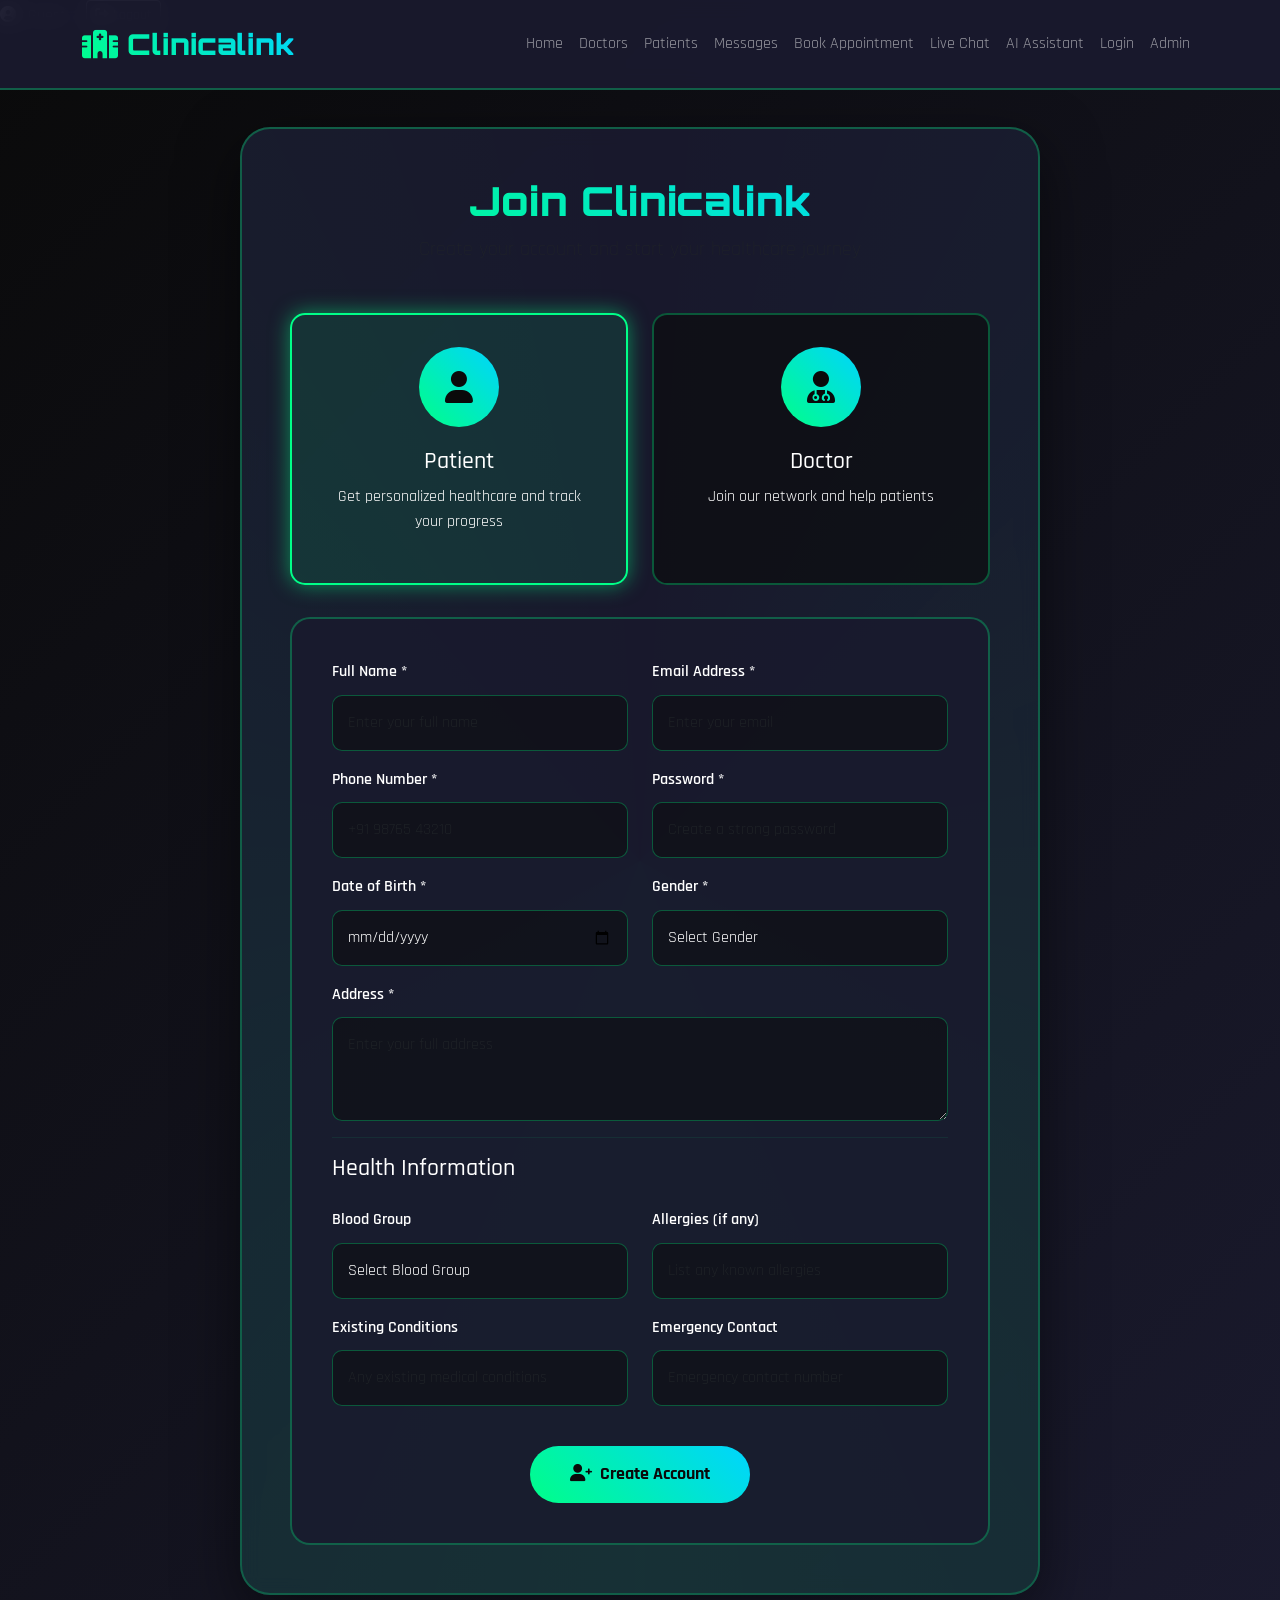
<file: register.html>
<!DOCTYPE html>
<html lang="en">
<head>
    <meta charset="UTF-8">
    <meta name="viewport" content="width=device-width, initial-scale=1.0">
    <title>Register - Clinicalink</title>
    
    <!-- Google Fonts -->
    <link href="https://fonts.googleapis.com/css2?family=Orbitron:wght@400;700;900&family=Rajdhani:wght@300;400;500;600;700&display=swap" rel="stylesheet">
    
    <!-- Bootstrap CSS -->
    <link href="https://cdn.jsdelivr.net/npm/bootstrap@5.3.0/dist/css/bootstrap.min.css" rel="stylesheet">
    <!-- Font Awesome -->
    <link href="https://cdnjs.cloudflare.com/ajax/libs/font-awesome/6.0.0/css/all.min.css" rel="stylesheet">
    
    <style>
        :root {
            --neon-green: #00ff88;
            --neon-blue: #00d4ff;
            --dark-bg: #0a0a0a;
            --card-bg: #1a1a2e;
            --text-primary: #ffffff;
            --text-secondary: #b0b0b0;
            --accent-purple: #9b59b6;
            --accent-orange: #ff6b6b;
        }

        * {
            margin: 0;
            padding: 0;
            box-sizing: border-box;
        }

        body {
            font-family: 'Rajdhani', sans-serif;
            background: linear-gradient(135deg, #0a0a0a 0%, #1a1a2e 100%);
            color: var(--text-primary);
            overflow-x: hidden;
            line-height: 1.6;
            min-height: 100vh;
        }

        /* Animated Background */
        .animated-bg {
            position: fixed;
            top: 0;
            left: 0;
            width: 100%;
            height: 100%;
            z-index: -1;
            background: 
                radial-gradient(circle at 20% 50%, rgba(0, 255, 136, 0.1) 0%, transparent 50%),
                radial-gradient(circle at 80% 80%, rgba(0, 212, 255, 0.1) 0%, transparent 50%),
                radial-gradient(circle at 40% 20%, rgba(155, 89, 182, 0.1) 0%, transparent 50%);
            animation: backgroundPulse 10s ease-in-out infinite;
        }

        @keyframes backgroundPulse {
            0%, 100% { opacity: 0.8; }
            50% { opacity: 1; }
        }

        /* Navigation */
        .navbar {
            background: rgba(26, 26, 46, 0.95);
            backdrop-filter: blur(10px);
            border-bottom: 2px solid rgba(0, 255, 136, 0.3);
            padding: 1rem 0;
            position: fixed;
            width: 100%;
            top: 0;
            z-index: 1000;
            transition: all 0.3s ease;
        }

        .navbar-brand {
            font-family: 'Orbitron', monospace;
            font-size: 1.8rem;
            font-weight: 900;
            background: linear-gradient(45deg, var(--neon-green), var(--neon-blue));
            -webkit-background-clip: text;
            -webkit-text-fill-color: transparent;
            background-clip: text;
        }

        /* Registration Container */
        .registration-container {
            background: rgba(26, 26, 46, 0.95);
            border: 2px solid rgba(0, 255, 136, 0.3);
            border-radius: 30px;
            padding: 3rem;
            width: 100%;
            max-width: 800px;
            margin: 6rem auto 2rem;
            backdrop-filter: blur(10px);
            position: relative;
            overflow: hidden;
            box-shadow: 0 20px 60px rgba(0, 0, 0, 0.5);
        }

        .registration-container::before {
            content: '';
            position: absolute;
            top: -50%;
            left: -50%;
            width: 200%;
            height: 200%;
            background: conic-gradient(from 0deg, transparent, rgba(0, 255, 136, 0.1), transparent);
            animation: rotate 10s linear infinite;
            z-index: -1;
        }

        @keyframes rotate {
            0% { transform: rotate(0deg); }
            100% { transform: rotate(360deg); }
        }

        .registration-header {
            text-align: center;
            margin-bottom: 3rem;
        }

        .registration-title {
            font-family: 'Orbitron', monospace;
            font-size: 2.5rem;
            font-weight: 900;
            background: linear-gradient(45deg, var(--neon-green), var(--neon-blue));
            -webkit-background-clip: text;
            -webkit-text-fill-color: transparent;
            background-clip: text;
            margin-bottom: 0.5rem;
        }

        /* User Type Selection */
        .user-type-selection {
            display: grid;
            grid-template-columns: 1fr 1fr;
            gap: 1.5rem;
            margin-bottom: 2rem;
        }

        .user-type-card {
            background: rgba(10, 10, 10, 0.6);
            border: 2px solid rgba(0, 255, 136, 0.3);
            border-radius: 15px;
            padding: 2rem;
            text-align: center;
            cursor: pointer;
            transition: all 0.3s ease;
            position: relative;
        }

        .user-type-card:hover {
            border-color: var(--neon-green);
            transform: translateY(-5px);
            box-shadow: 0 10px 30px rgba(0, 255, 136, 0.3);
        }

        .user-type-card.selected {
            background: rgba(0, 255, 136, 0.1);
            border-color: var(--neon-green);
            box-shadow: 0 0 20px rgba(0, 255, 136, 0.5);
        }
        
        .user-type-icon {
            width: 80px;
            height: 80px;
            border-radius: 50%;
            background: linear-gradient(45deg, var(--neon-green), var(--neon-blue));
            display: flex;
            align-items: center;
            justify-content: center;
            margin: 0 auto 20px;
            font-size: 2rem;
            color: var(--dark-bg);
        }
        
        .registration-form {
            background: rgba(26, 26, 46, 0.8);
            border: 2px solid rgba(0, 255, 136, 0.3);
            border-radius: 20px;
            padding: 40px;
            max-width: 800px;
            margin: 0 auto;
        }
        
        .form-control-gaming {
            background: rgba(10, 10, 10, 0.5);
            border: 1px solid rgba(0, 255, 136, 0.3);
            border-radius: 10px;
            padding: 15px;
            color: var(--text-primary);
            font-size: 1rem;
            transition: all 0.3s ease;
        }
        
        .form-control-gaming:focus {
            background: rgba(10, 10, 10, 0.7);
            border-color: var(--neon-green);
            box-shadow: 0 0 15px rgba(0, 255, 136, 0.3);
            color: var(--text-primary);
        }
        
        .form-label {
            color: var(--text-primary);
            font-weight: 600;
            margin-bottom: 10px;
        }
        
        .btn-gaming {
            background: linear-gradient(45deg, var(--neon-green), var(--neon-blue));
            border: none;
            color: var(--dark-bg);
            font-weight: 700;
            padding: 15px 40px;
            border-radius: 50px;
            transition: all 0.3s ease;
            font-size: 1.1rem;
        }
        
        .btn-gaming:hover {
            transform: translateY(-3px);
            box-shadow: 0 10px 25px rgba(0, 255, 136, 0.5);
            color: var(--dark-bg);
        }
        
        .doctor-fields, .patient-fields {
            display: none;
        }
        
        .doctor-fields.show, .patient-fields.show {
            display: block;
        }
        
        .success-message {
            background: rgba(74, 222, 128, 0.1);
            border: 1px solid rgba(74, 222, 128, 0.3);
            border-radius: 10px;
            padding: 20px;
            text-align: center;
            margin-top: 20px;
            display: none;
        }
        
        .success-message.show {
            display: block;
        }
        
        /* Responsive */
        @media (max-width: 768px) {
            .user-type-selection {
                flex-direction: column;
                align-items: center;
            }
            
            .nav-link {
                font-size: 1.5rem;
                padding: 8px 15px;
                margin: 0 1rem;
            }
        }
    </style>
</head>
<body>
    <!-- Navigation -->
    <nav class="navbar navbar-expand-lg navbar-dark">
        <div class="container">
            <a class="navbar-brand" href="index.html">
                <i class="fas fa-hospital"></i> Clinicalink
            </a>
            
            <button class="navbar-toggler" type="button" data-bs-toggle="collapse" data-bs-target="#navbarNav">
                <span class="navbar-toggler-icon"></span>
            </button>
            
            <div class="collapse navbar-collapse" id="navbarNav">
                <ul class="navbar-nav ms-auto">
                    <li class="nav-item">
                        <a class="nav-link" href="index.html">Home</a>
                    </li>
                    <li class="nav-item">
                        <a class="nav-link" href="doctors.html">Doctors</a>
                    </li>
                    <li class="nav-item">
                        <a class="nav-link" href="patients.html">Patients</a>
                    </li>
                    <li class="nav-item">
                        <a class="nav-link" href="messages.html">Messages</a>
                    </li>
                    <li class="nav-item">
                        <a class="nav-link" href="book-appointment.html">Book Appointment</a>
                    </li>
                    <li class="nav-item">
                        <a class="nav-link" href="live-chat.html">Live Chat</a>
                    </li>
                    <li class="nav-item">
                        <a class="nav-link" href="ai-assistant.html">AI Assistant</a>
                    </li>
                    <li class="nav-item">
                        <a class="nav-link" href="login.html">Login</a>
                    </li>
                    <li class="nav-item">
                        <a class="nav-link" href="admin.html">Admin</a>
                    </li>
                </ul>
            </div>
        </div>
    </nav>

    <!-- User Info Display -->
    <div class="user-info" id="userInfo">
        <i class="fas fa-user-circle me-2"></i>
        <span id="userName">Guest</span>
        <button class="btn btn-sm btn-outline-light ms-3" onclick="logout()">
            <i class="fas fa-sign-out-alt"></i> Logout
        </button>
    </div>

    <!-- Registration Container -->
    <div class="registration-container">
        <div class="registration-header">
            <h1 class="registration-title">Join Clinicalink</h1>
            <p class="lead text-muted">Create your account and start your healthcare journey</p>
        </div>
        
        <!-- User Type Selection -->
        <div class="user-type-selection">
            <div class="user-type-card selected" onclick="selectUserType('patient', this)">
                <div class="user-type-icon">
                    <i class="fas fa-user"></i>
                </div>
                <h4>Patient</h4>
                <p>Get personalized healthcare and track your progress</p>
            </div>
            <div class="user-type-card" onclick="selectUserType('doctor', this)">
                <div class="user-type-icon">
                    <i class="fas fa-user-md"></i>
                </div>
                <h4>Doctor</h4>
                <p>Join our network and help patients</p>
            </div>
        </div>
        
        <!-- Registration Form -->
        <div class="registration-form">
            <form id="registrationForm">
                <input type="hidden" id="userType" name="userType" value="patient">
                
                <!-- Common Fields -->
                <div class="row">
                    <div class="col-md-6 mb-3">
                        <label class="form-label">Full Name *</label>
                        <input type="text" class="form-control form-control-gaming" name="fullName" required placeholder="Enter your full name">
                    </div>
                    <div class="col-md-6 mb-3">
                        <label class="form-label">Email Address *</label>
                        <input type="email" class="form-control form-control-gaming" name="email" required placeholder="Enter your email">
                    </div>
                </div>
                
                <div class="row">
                    <div class="col-md-6 mb-3">
                        <label class="form-label">Phone Number *</label>
                        <input type="tel" class="form-control form-control-gaming" name="phone" required placeholder="+91 98765 43210">
                    </div>
                    <div class="col-md-6 mb-3">
                        <label class="form-label">Password *</label>
                        <input type="password" class="form-control form-control-gaming" name="password" required placeholder="Create a strong password">
                    </div>
                </div>
                
                <div class="row">
                    <div class="col-md-6 mb-3">
                        <label class="form-label">Date of Birth *</label>
                        <input type="date" class="form-control form-control-gaming" name="dob" required>
                    </div>
                    <div class="col-md-6 mb-3">
                        <label class="form-label">Gender *</label>
                        <select class="form-control form-control-gaming" name="gender" required>
                            <option value="">Select Gender</option>
                            <option value="male">Male</option>
                            <option value="female">Female</option>
                            <option value="other">Other</option>
                        </select>
                    </div>
                </div>
                
                <div class="mb-3">
                    <label class="form-label">Address *</label>
                    <textarea class="form-control form-control-gaming" name="address" required placeholder="Enter your full address" rows="3"></textarea>
                </div>
                
                <!-- Doctor Specific Fields -->
                <div class="doctor-fields" id="doctorFields">
                    <hr style="border-color: rgba(0, 255, 136, 0.3);">
                    <h4 class="text-white mb-4">Professional Information</h4>
                    
                    <div class="row">
                        <div class="col-md-6 mb-3">
                            <label class="form-label">Medical License Number *</label>
                            <input type="text" class="form-control form-control-gaming" name="licenseNumber" placeholder="Enter your license number">
                        </div>
                        <div class="col-md-6 mb-3">
                            <label class="form-label">Specialization *</label>
                            <select class="form-control form-control-gaming" name="specialization">
                                <option value="">Select Specialization</option>
                                <option value="cardiology">Cardiology</option>
                                <option value="neurology">Neurology</option>
                                <option value="pediatrics">Pediatrics</option>
                                <option value="orthopedics">Orthopedics</option>
                                <option value="gynecology">Gynecology</option>
                                <option value="dermatology">Dermatology</option>
                                <option value="psychiatry">Psychiatry</option>
                                <option value="general">General Medicine</option>
                            </select>
                        </div>
                    </div>
                    
                    <div class="row">
                        <div class="col-md-6 mb-3">
                            <label class="form-label">Years of Experience *</label>
                            <input type="number" class="form-control form-control-gaming" name="experience" min="0" placeholder="Years of experience">
                        </div>
                        <div class="col-md-6 mb-3">
                            <label class="form-label">Hospital/Clinic Name *</label>
                            <input type="text" class="form-control form-control-gaming" name="hospital" placeholder="Hospital or Clinic name">
                        </div>
                    </div>
                    
                    <div class="row">
                        <div class="col-md-6 mb-3">
                            <label class="form-label">Consultation Fee (₹)</label>
                            <input type="number" class="form-control form-control-gaming" name="fee" min="0" placeholder="Consultation fee">
                        </div>
                        <div class="col-md-6 mb-3">
                            <label class="form-label">Available Days *</label>
                            <div class="d-flex gap-2 flex-wrap">
                                <label class="form-check-label">
                                    <input type="checkbox" class="form-check-input" name="availableDays" value="mon"> Mon
                                </label>
                                <label class="form-check-label">
                                    <input type="checkbox" class="form-check-input" name="availableDays" value="tue"> Tue
                                </label>
                                <label class="form-check-label">
                                    <input type="checkbox" class="form-check-input" name="availableDays" value="wed"> Wed
                                </label>
                                <label class="form-check-label">
                                    <input type="checkbox" class="form-check-input" name="availableDays" value="thu"> Thu
                                </label>
                                <label class="form-check-label">
                                    <input type="checkbox" class="form-check-input" name="availableDays" value="fri"> Fri
                                </label>
                                <label class="form-check-label">
                                    <input type="checkbox" class="form-check-input" name="availableDays" value="sat"> Sat
                                </label>
                                <label class="form-check-label">
                                    <input type="checkbox" class="form-check-input" name="availableDays" value="sun"> Sun
                                </label>
                            </div>
                        </div>
                    </div>
                    
                    <div class="mb-3">
                        <label class="form-label">Bio/About</label>
                        <textarea class="form-control form-control-gaming" name="bio" placeholder="Tell us about yourself and your expertise" rows="3"></textarea>
                    </div>
                </div>
                
                <!-- Patient Specific Fields -->
                <div class="patient-fields show" id="patientFields">
                    <hr style="border-color: rgba(0, 255, 136, 0.3);">
                    <h4 class="text-white mb-4">Health Information</h4>
                    
                    <div class="row">
                        <div class="col-md-6 mb-3">
                            <label class="form-label">Blood Group</label>
                            <select class="form-control form-control-gaming" name="bloodGroup">
                                <option value="">Select Blood Group</option>
                                <option value="A+">A+</option>
                                <option value="A-">A-</option>
                                <option value="B+">B+</option>
                                <option value="B-">B-</option>
                                <option value="AB+">AB+</option>
                                <option value="AB-">AB-</option>
                                <option value="O+">O+</option>
                                <option value="O-">O-</option>
                            </select>
                        </div>
                        <div class="col-md-6 mb-3">
                            <label class="form-label">Allergies (if any)</label>
                            <input type="text" class="form-control form-control-gaming" name="allergies" placeholder="List any known allergies">
                        </div>
                    </div>
                    
                    <div class="row">
                        <div class="col-md-6 mb-3">
                            <label class="form-label">Existing Conditions</label>
                            <input type="text" class="form-control form-control-gaming" name="conditions" placeholder="Any existing medical conditions">
                        </div>
                        <div class="col-md-6 mb-3">
                            <label class="form-label">Emergency Contact</label>
                            <input type="tel" class="form-control form-control-gaming" name="emergencyContact" placeholder="Emergency contact number">
                        </div>
                    </div>
                </div>
                
                <div class="text-center mt-4">
                    <button type="submit" class="btn btn-gaming btn-lg">
                        <i class="fas fa-user-plus me-2"></i>Create Account
                    </button>
                </div>
            </form>
            
            <div class="success-message" id="successMessage">
                <h4 class="text-success mb-3">Registration Successful!</h4>
                <p>Your account has been created successfully. You can now login with your credentials.</p>
                <button class="btn btn-success" onclick="window.location.href='login.html'">
                    <i class="fas fa-sign-in-alt me-2"></i>Go to Login
                </button>
            </div>
        </div>
    </div>

    <!-- Bootstrap JS -->
    <script src="https://cdn.jsdelivr.net/npm/bootstrap@5.3.0/dist/js/bootstrap.bundle.min.js"></script>
    
    <script>
        let selectedUserType = 'patient';

        // Check if user is already logged in
        function checkLoginStatus() {
            const loggedInUser = localStorage.getItem('loggedInUser');
            if (loggedInUser) {
                const user = JSON.parse(loggedInUser);
                showUserInfo(user.name, user.type);
                
                // Redirect based on user type
                if (user.type === 'doctor') {
                    window.location.href = 'doctor-dashboard.html';
                } else if (user.type === 'patient') {
                    window.location.href = 'patient-dashboard.html';
                }
            }
        }

        function selectUserType(type, element) {
            selectedUserType = type;
            document.getElementById('userType').value = type;
            
            // Update UI
            document.querySelectorAll('.user-type-card').forEach(card => {
                card.classList.remove('selected');
            });
            element.classList.add('selected');
            
            // Show/hide relevant fields
            const patientFields = document.getElementById('patientFields');
            const doctorFields = document.getElementById('doctorFields');
            
            if (type === 'patient') {
                patientFields.style.display = 'block';
                doctorFields.style.display = 'none';
            } else {
                patientFields.style.display = 'none';
                doctorFields.style.display = 'block';
            }
        }

        // Registration form submission
        document.getElementById('registrationForm').addEventListener('submit', function(e) {
            e.preventDefault();
            console.log('Registration form submitted');
            
            const formData = new FormData(this);
            const userType = formData.get('userType');
            
            console.log('User type:', userType);
            console.log('Form data:', Object.fromEntries(formData));
            
            // Validate required fields
            const requiredFields = ['fullName', 'email', 'password', 'phone'];
            for (const field of requiredFields) {
                if (!formData.get(field)) {
                    console.error('Missing required field:', field);
                    showError(`Please fill in all required fields`);
                    return;
                }
            }
            
            // Validate email format
            const email = formData.get('email');
            const emailRegex = /^[^\s@]+@[^\s@]+\.[^\s@]+$/;
            if (!emailRegex.test(email)) {
                console.error('Invalid email format:', email);
                showError('Please enter a valid email address');
                return;
            }
            
            // Check if email already exists in respective user type
            const storageKey = userType === 'doctor' ? 'doctors' : 'patients';
            const existingUsers = JSON.parse(localStorage.getItem(storageKey) || '[]');
            
            console.log('Existing users:', existingUsers.length);
            console.log('Checking for duplicate email:', email);
            
            if (existingUsers.some(user => user.email === email)) {
                console.error('Email already exists:', email);
                showError('An account with this email already exists');
                return;
            }
            
            // Create user object with type-specific data
            const userData = {
                id: generateId(),
                fullName: formData.get('fullName'),
                email: formData.get('email'),
                password: formData.get('password'),
                phone: formData.get('phone'),
                type: userType,
                registeredAt: new Date().toISOString()
            };
            
            console.log('Base user data:', userData);
            
            // Add type-specific fields
            if (userType === 'doctor') {
                userData.medicalLicense = formData.get('licenseNumber');
                userData.specialization = formData.get('specialization');
                userData.experience = parseInt(formData.get('experience')) || 0;
                userData.hospital = formData.get('hospital');
                userData.fee = parseInt(formData.get('fee')) || 0;
                userData.availableDays = formData.getAll('availableDays');
                userData.patients = []; // Initialize empty patients array
                userData.appointments = []; // Initialize empty appointments array
                userData.rating = 0.0; // Initialize rating
                userData.status = 'available'; // Set default status
                
                console.log('Doctor data added:', {
                    medicalLicense: userData.medicalLicense,
                    specialization: userData.specialization,
                    experience: userData.experience,
                    hospital: userData.hospital,
                    fee: userData.fee,
                    availableDays: userData.availableDays
                });
            } else {
                userData.age = formData.get('age');
                userData.gender = formData.get('gender');
                userData.bloodGroup = formData.get('bloodGroup');
                userData.allergies = formData.get('allergies') || 'None';
                userData.conditions = formData.get('conditions') || 'None';
                userData.emergencyContact = formData.get('emergencyContact');
                userData.doctors = []; // Initialize empty doctors array
                userData.appointments = []; // Initialize empty appointments array
                userData.medicalHistory = []; // Initialize empty medical history
                
                console.log('Patient data added:', {
                    age: userData.age,
                    gender: userData.gender,
                    bloodGroup: userData.bloodGroup,
                    allergies: userData.allergies,
                    conditions: userData.conditions,
                    emergencyContact: userData.emergencyContact
                });
            }
            
            // Save to appropriate storage
            existingUsers.push(userData);
            localStorage.setItem(storageKey, JSON.stringify(existingUsers));
            
            console.log('User saved to localStorage:', storageKey);
            console.log('Total users in storage:', existingUsers.length);
            
            // Show success message
            showSuccess('Registration successful! Redirecting to login...');
            
            // Reset form
            this.reset();
            document.getElementById('doctorFields').style.display = 'none';
            document.getElementById('patientFields').style.display = 'none';
            
            // Redirect to login after delay
            setTimeout(() => {
                console.log('Redirecting to login page');
                window.location.href = 'login.html';
            }, 2000);
        });

        function showSuccess(message) {
            const successModal = document.getElementById('successModal');
            const specialMessage = document.getElementById('specialMessage');
            
            if (selectedUserType === 'patient') {
                specialMessage.innerHTML = `
                    <div class="alert alert-info">
                        <i class="fas fa-gift me-2"></i>
                        <strong>Special Offer!</strong> Your first consultation is completely free!
                    </div>
                    <p>We'll notify you as soon as a doctor becomes available.</p>
                `;
            } else {
                specialMessage.innerHTML = `
                    <div class="alert alert-success">
                        <i class="fas fa-check-circle me-2"></i>
                        <strong>Welcome Doctor!</strong> Your profile is under review.
                    </div>
                    <p>You'll receive an email once your account is verified.</p>
                `;
            }
            
            modal.classList.add('show');
        }

        function redirectToLogin() {
            window.location.href = 'login.html';
        }

        // Close modal on outside click
        document.getElementById('successModal').addEventListener('click', function(e) {
            if (e.target === this) {
                redirectToLogin();
            }
        });
    </script>
</body>
</html>
</file>
